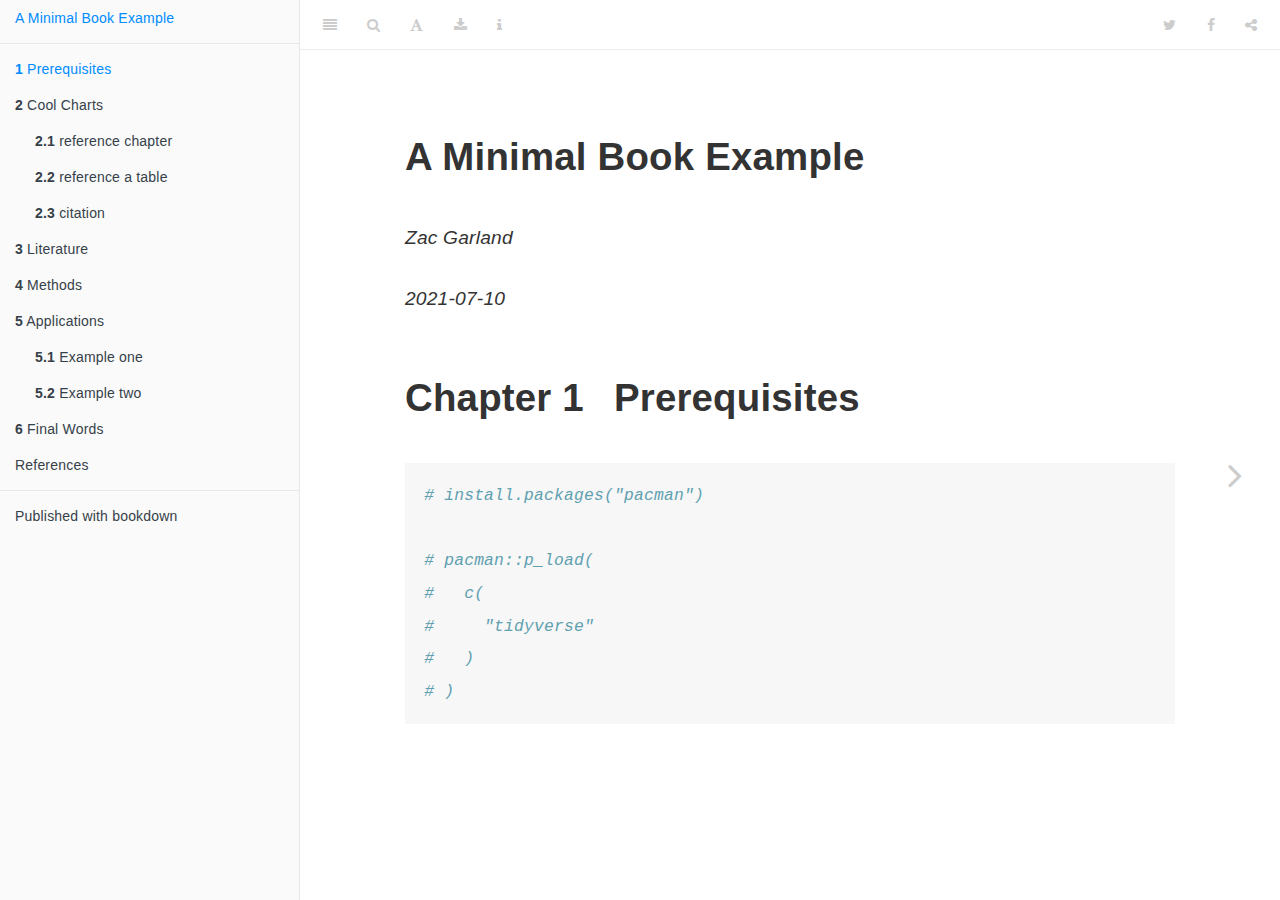
<file: _book/index.html>
<!DOCTYPE html>
<html lang="" xml:lang="">
<head>

  <meta charset="utf-8" />
  <meta http-equiv="X-UA-Compatible" content="IE=edge" />
  <title>A Minimal Book Example</title>
  <meta name="description" content="This is a minimal example of using the bookdown package to write a book. The output format for this example is bookdown::gitbook." />
  <meta name="generator" content="bookdown 0.22 and GitBook 2.6.7" />

  <meta property="og:title" content="A Minimal Book Example" />
  <meta property="og:type" content="book" />
  
  
  <meta property="og:description" content="This is a minimal example of using the bookdown package to write a book. The output format for this example is bookdown::gitbook." />
  

  <meta name="twitter:card" content="summary" />
  <meta name="twitter:title" content="A Minimal Book Example" />
  
  <meta name="twitter:description" content="This is a minimal example of using the bookdown package to write a book. The output format for this example is bookdown::gitbook." />
  

<meta name="author" content="Zac Garland" />


<meta name="date" content="2021-07-10" />

  <meta name="viewport" content="width=device-width, initial-scale=1" />
  <meta name="apple-mobile-web-app-capable" content="yes" />
  <meta name="apple-mobile-web-app-status-bar-style" content="black" />
  
  

<link rel="next" href="charts.html"/>
<script src="libs/jquery-2.2.3/jquery.min.js"></script>
<link href="libs/gitbook-2.6.7/css/style.css" rel="stylesheet" />
<link href="libs/gitbook-2.6.7/css/plugin-table.css" rel="stylesheet" />
<link href="libs/gitbook-2.6.7/css/plugin-bookdown.css" rel="stylesheet" />
<link href="libs/gitbook-2.6.7/css/plugin-highlight.css" rel="stylesheet" />
<link href="libs/gitbook-2.6.7/css/plugin-search.css" rel="stylesheet" />
<link href="libs/gitbook-2.6.7/css/plugin-fontsettings.css" rel="stylesheet" />
<link href="libs/gitbook-2.6.7/css/plugin-clipboard.css" rel="stylesheet" />









<script src="libs/accessible-code-block-0.0.1/empty-anchor.js"></script>
<link href="libs/anchor-sections-1.0.1/anchor-sections.css" rel="stylesheet" />
<script src="libs/anchor-sections-1.0.1/anchor-sections.js"></script>


<style type="text/css">
code.sourceCode > span { display: inline-block; line-height: 1.25; }
code.sourceCode > span { color: inherit; text-decoration: inherit; }
code.sourceCode > span:empty { height: 1.2em; }
.sourceCode { overflow: visible; }
code.sourceCode { white-space: pre; position: relative; }
pre.sourceCode { margin: 0; }
@media screen {
div.sourceCode { overflow: auto; }
}
@media print {
code.sourceCode { white-space: pre-wrap; }
code.sourceCode > span { text-indent: -5em; padding-left: 5em; }
}
pre.numberSource code
  { counter-reset: source-line 0; }
pre.numberSource code > span
  { position: relative; left: -4em; counter-increment: source-line; }
pre.numberSource code > span > a:first-child::before
  { content: counter(source-line);
    position: relative; left: -1em; text-align: right; vertical-align: baseline;
    border: none; display: inline-block;
    -webkit-touch-callout: none; -webkit-user-select: none;
    -khtml-user-select: none; -moz-user-select: none;
    -ms-user-select: none; user-select: none;
    padding: 0 4px; width: 4em;
    color: #aaaaaa;
  }
pre.numberSource { margin-left: 3em; border-left: 1px solid #aaaaaa;  padding-left: 4px; }
div.sourceCode
  {   }
@media screen {
code.sourceCode > span > a:first-child::before { text-decoration: underline; }
}
code span.al { color: #ff0000; font-weight: bold; } /* Alert */
code span.an { color: #60a0b0; font-weight: bold; font-style: italic; } /* Annotation */
code span.at { color: #7d9029; } /* Attribute */
code span.bn { color: #40a070; } /* BaseN */
code span.bu { } /* BuiltIn */
code span.cf { color: #007020; font-weight: bold; } /* ControlFlow */
code span.ch { color: #4070a0; } /* Char */
code span.cn { color: #880000; } /* Constant */
code span.co { color: #60a0b0; font-style: italic; } /* Comment */
code span.cv { color: #60a0b0; font-weight: bold; font-style: italic; } /* CommentVar */
code span.do { color: #ba2121; font-style: italic; } /* Documentation */
code span.dt { color: #902000; } /* DataType */
code span.dv { color: #40a070; } /* DecVal */
code span.er { color: #ff0000; font-weight: bold; } /* Error */
code span.ex { } /* Extension */
code span.fl { color: #40a070; } /* Float */
code span.fu { color: #06287e; } /* Function */
code span.im { } /* Import */
code span.in { color: #60a0b0; font-weight: bold; font-style: italic; } /* Information */
code span.kw { color: #007020; font-weight: bold; } /* Keyword */
code span.op { color: #666666; } /* Operator */
code span.ot { color: #007020; } /* Other */
code span.pp { color: #bc7a00; } /* Preprocessor */
code span.sc { color: #4070a0; } /* SpecialChar */
code span.ss { color: #bb6688; } /* SpecialString */
code span.st { color: #4070a0; } /* String */
code span.va { color: #19177c; } /* Variable */
code span.vs { color: #4070a0; } /* VerbatimString */
code span.wa { color: #60a0b0; font-weight: bold; font-style: italic; } /* Warning */
</style>


<link rel="stylesheet" href="style.css" type="text/css" />
</head>

<body>



  <div class="book without-animation with-summary font-size-2 font-family-1" data-basepath=".">

    <div class="book-summary">
      <nav role="navigation">

<ul class="summary">
<li><a href="./">A Minimal Book Example</a></li>

<li class="divider"></li>
<li class="chapter" data-level="1" data-path="index.html"><a href="index.html"><i class="fa fa-check"></i><b>1</b> Prerequisites</a></li>
<li class="chapter" data-level="2" data-path="charts.html"><a href="charts.html"><i class="fa fa-check"></i><b>2</b> Cool Charts</a><ul>
<li class="chapter" data-level="2.1" data-path="charts.html"><a href="charts.html#reference-chapter"><i class="fa fa-check"></i><b>2.1</b> reference chapter</a></li>
<li class="chapter" data-level="2.2" data-path="charts.html"><a href="charts.html#reference-a-table"><i class="fa fa-check"></i><b>2.2</b> reference a table</a></li>
<li class="chapter" data-level="2.3" data-path="charts.html"><a href="charts.html#citation"><i class="fa fa-check"></i><b>2.3</b> citation</a></li>
</ul></li>
<li class="chapter" data-level="3" data-path="literature.html"><a href="literature.html"><i class="fa fa-check"></i><b>3</b> Literature</a></li>
<li class="chapter" data-level="4" data-path="methods.html"><a href="methods.html"><i class="fa fa-check"></i><b>4</b> Methods</a></li>
<li class="chapter" data-level="5" data-path="applications.html"><a href="applications.html"><i class="fa fa-check"></i><b>5</b> Applications</a><ul>
<li class="chapter" data-level="5.1" data-path="applications.html"><a href="applications.html#example-one"><i class="fa fa-check"></i><b>5.1</b> Example one</a></li>
<li class="chapter" data-level="5.2" data-path="applications.html"><a href="applications.html#example-two"><i class="fa fa-check"></i><b>5.2</b> Example two</a></li>
</ul></li>
<li class="chapter" data-level="6" data-path="final-words.html"><a href="final-words.html"><i class="fa fa-check"></i><b>6</b> Final Words</a></li>
<li class="chapter" data-level="" data-path="references.html"><a href="references.html"><i class="fa fa-check"></i>References</a></li>
<li class="divider"></li>
<li><a href="https://github.com/rstudio/bookdown" target="blank">Published with bookdown</a></li>

</ul>

      </nav>
    </div>

    <div class="book-body">
      <div class="body-inner">
        <div class="book-header" role="navigation">
          <h1>
            <i class="fa fa-circle-o-notch fa-spin"></i><a href="./">A Minimal Book Example</a>
          </h1>
        </div>

        <div class="page-wrapper" tabindex="-1" role="main">
          <div class="page-inner">

            <section class="normal" id="section-">
<div id="header">
<h1 class="title">A Minimal Book Example</h1>
<p class="author"><em>Zac Garland</em></p>
<p class="date" style="margin-top: 1.5em;"><em>2021-07-10</em></p>
</div>
<div id="prerequisites" class="section level1">
<h1><span class="header-section-number">Chapter 1</span> Prerequisites</h1>
<div class="sourceCode" id="cb1"><pre class="sourceCode r"><code class="sourceCode r"><span id="cb1-1"><a href="index.html#cb1-1"></a><span class="co"># install.packages(&quot;pacman&quot;)</span></span>
<span id="cb1-2"><a href="index.html#cb1-2"></a></span>
<span id="cb1-3"><a href="index.html#cb1-3"></a><span class="co"># pacman::p_load(</span></span>
<span id="cb1-4"><a href="index.html#cb1-4"></a><span class="co">#   c(</span></span>
<span id="cb1-5"><a href="index.html#cb1-5"></a><span class="co">#     &quot;tidyverse&quot;</span></span>
<span id="cb1-6"><a href="index.html#cb1-6"></a><span class="co">#   )</span></span>
<span id="cb1-7"><a href="index.html#cb1-7"></a><span class="co"># )</span></span></code></pre></div>

</div>
            </section>

          </div>
        </div>
      </div>

<a href="charts.html" class="navigation navigation-next navigation-unique" aria-label="Next page"><i class="fa fa-angle-right"></i></a>
    </div>
  </div>
<script src="libs/gitbook-2.6.7/js/app.min.js"></script>
<script src="libs/gitbook-2.6.7/js/lunr.js"></script>
<script src="libs/gitbook-2.6.7/js/clipboard.min.js"></script>
<script src="libs/gitbook-2.6.7/js/plugin-search.js"></script>
<script src="libs/gitbook-2.6.7/js/plugin-sharing.js"></script>
<script src="libs/gitbook-2.6.7/js/plugin-fontsettings.js"></script>
<script src="libs/gitbook-2.6.7/js/plugin-bookdown.js"></script>
<script src="libs/gitbook-2.6.7/js/jquery.highlight.js"></script>
<script src="libs/gitbook-2.6.7/js/plugin-clipboard.js"></script>
<script>
gitbook.require(["gitbook"], function(gitbook) {
gitbook.start({
"sharing": {
"github": false,
"facebook": true,
"twitter": true,
"linkedin": false,
"weibo": false,
"instapaper": false,
"vk": false,
"whatsapp": false,
"all": ["facebook", "twitter", "linkedin", "weibo", "instapaper"]
},
"fontsettings": {
"theme": "white",
"family": "sans",
"size": 2
},
"edit": {
"link": null,
"text": null
},
"history": {
"link": null,
"text": null
},
"view": {
"link": null,
"text": null
},
"download": ["bookdown.template.pdf", "bookdown.template.epub"],
"toc": {
"collapse": "subsection"
}
});
});
</script>

</body>

</html>
</file>
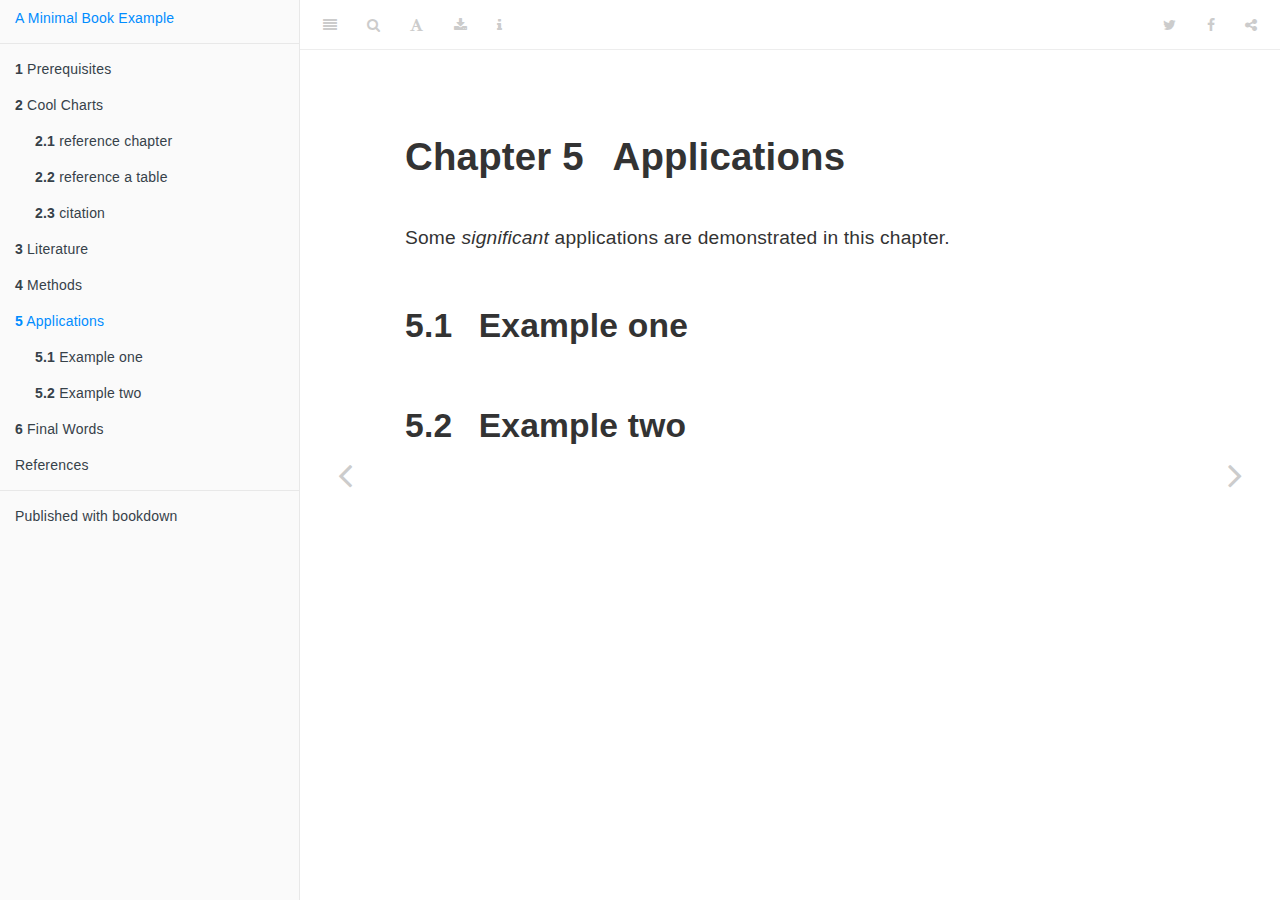
<file: _book/applications.html>
<!DOCTYPE html>
<html lang="" xml:lang="">
<head>

  <meta charset="utf-8" />
  <meta http-equiv="X-UA-Compatible" content="IE=edge" />
  <title>Chapter 5 Applications | A Minimal Book Example</title>
  <meta name="description" content="This is a minimal example of using the bookdown package to write a book. The output format for this example is bookdown::gitbook." />
  <meta name="generator" content="bookdown 0.22 and GitBook 2.6.7" />

  <meta property="og:title" content="Chapter 5 Applications | A Minimal Book Example" />
  <meta property="og:type" content="book" />
  
  
  <meta property="og:description" content="This is a minimal example of using the bookdown package to write a book. The output format for this example is bookdown::gitbook." />
  

  <meta name="twitter:card" content="summary" />
  <meta name="twitter:title" content="Chapter 5 Applications | A Minimal Book Example" />
  
  <meta name="twitter:description" content="This is a minimal example of using the bookdown package to write a book. The output format for this example is bookdown::gitbook." />
  

<meta name="author" content="Zac Garland" />


<meta name="date" content="2021-07-10" />

  <meta name="viewport" content="width=device-width, initial-scale=1" />
  <meta name="apple-mobile-web-app-capable" content="yes" />
  <meta name="apple-mobile-web-app-status-bar-style" content="black" />
  
  
<link rel="prev" href="methods.html"/>
<link rel="next" href="final-words.html"/>
<script src="libs/jquery-3.5.1/jquery.min.js"></script>
<link href="libs/gitbook-2.6.7/css/style.css" rel="stylesheet" />
<link href="libs/gitbook-2.6.7/css/plugin-table.css" rel="stylesheet" />
<link href="libs/gitbook-2.6.7/css/plugin-bookdown.css" rel="stylesheet" />
<link href="libs/gitbook-2.6.7/css/plugin-highlight.css" rel="stylesheet" />
<link href="libs/gitbook-2.6.7/css/plugin-search.css" rel="stylesheet" />
<link href="libs/gitbook-2.6.7/css/plugin-fontsettings.css" rel="stylesheet" />
<link href="libs/gitbook-2.6.7/css/plugin-clipboard.css" rel="stylesheet" />









<script src="libs/accessible-code-block-0.0.1/empty-anchor.js"></script>
<link href="libs/anchor-sections-1.0.1/anchor-sections.css" rel="stylesheet" />
<script src="libs/anchor-sections-1.0.1/anchor-sections.js"></script>
<script src="libs/htmlwidgets-1.5.3/htmlwidgets.js"></script>
<script src="libs/plotly-binding-4.9.4.1/plotly.js"></script>
<script src="libs/typedarray-0.1/typedarray.min.js"></script>
<link href="libs/crosstalk-1.1.1/css/crosstalk.css" rel="stylesheet" />
<script src="libs/crosstalk-1.1.1/js/crosstalk.min.js"></script>
<link href="libs/plotly-htmlwidgets-css-1.57.1/plotly-htmlwidgets.css" rel="stylesheet" />
<script src="libs/plotly-main-1.57.1/plotly-latest.min.js"></script>


<style type="text/css">
code.sourceCode > span { display: inline-block; line-height: 1.25; }
code.sourceCode > span { color: inherit; text-decoration: inherit; }
code.sourceCode > span:empty { height: 1.2em; }
.sourceCode { overflow: visible; }
code.sourceCode { white-space: pre; position: relative; }
pre.sourceCode { margin: 0; }
@media screen {
div.sourceCode { overflow: auto; }
}
@media print {
code.sourceCode { white-space: pre-wrap; }
code.sourceCode > span { text-indent: -5em; padding-left: 5em; }
}
pre.numberSource code
  { counter-reset: source-line 0; }
pre.numberSource code > span
  { position: relative; left: -4em; counter-increment: source-line; }
pre.numberSource code > span > a:first-child::before
  { content: counter(source-line);
    position: relative; left: -1em; text-align: right; vertical-align: baseline;
    border: none; display: inline-block;
    -webkit-touch-callout: none; -webkit-user-select: none;
    -khtml-user-select: none; -moz-user-select: none;
    -ms-user-select: none; user-select: none;
    padding: 0 4px; width: 4em;
    color: #aaaaaa;
  }
pre.numberSource { margin-left: 3em; border-left: 1px solid #aaaaaa;  padding-left: 4px; }
div.sourceCode
  {   }
@media screen {
code.sourceCode > span > a:first-child::before { text-decoration: underline; }
}
code span.al { color: #ff0000; font-weight: bold; } /* Alert */
code span.an { color: #60a0b0; font-weight: bold; font-style: italic; } /* Annotation */
code span.at { color: #7d9029; } /* Attribute */
code span.bn { color: #40a070; } /* BaseN */
code span.bu { } /* BuiltIn */
code span.cf { color: #007020; font-weight: bold; } /* ControlFlow */
code span.ch { color: #4070a0; } /* Char */
code span.cn { color: #880000; } /* Constant */
code span.co { color: #60a0b0; font-style: italic; } /* Comment */
code span.cv { color: #60a0b0; font-weight: bold; font-style: italic; } /* CommentVar */
code span.do { color: #ba2121; font-style: italic; } /* Documentation */
code span.dt { color: #902000; } /* DataType */
code span.dv { color: #40a070; } /* DecVal */
code span.er { color: #ff0000; font-weight: bold; } /* Error */
code span.ex { } /* Extension */
code span.fl { color: #40a070; } /* Float */
code span.fu { color: #06287e; } /* Function */
code span.im { } /* Import */
code span.in { color: #60a0b0; font-weight: bold; font-style: italic; } /* Information */
code span.kw { color: #007020; font-weight: bold; } /* Keyword */
code span.op { color: #666666; } /* Operator */
code span.ot { color: #007020; } /* Other */
code span.pp { color: #bc7a00; } /* Preprocessor */
code span.sc { color: #4070a0; } /* SpecialChar */
code span.ss { color: #bb6688; } /* SpecialString */
code span.st { color: #4070a0; } /* String */
code span.va { color: #19177c; } /* Variable */
code span.vs { color: #4070a0; } /* VerbatimString */
code span.wa { color: #60a0b0; font-weight: bold; font-style: italic; } /* Warning */
</style>


<link rel="stylesheet" href="style.css" type="text/css" />
</head>

<body>



  <div class="book without-animation with-summary font-size-2 font-family-1" data-basepath=".">

    <div class="book-summary">
      <nav role="navigation">

<ul class="summary">
<li><a href="./">A Minimal Book Example</a></li>

<li class="divider"></li>
<li class="chapter" data-level="1" data-path="index.html"><a href="index.html"><i class="fa fa-check"></i><b>1</b> Prerequisites</a></li>
<li class="chapter" data-level="2" data-path="charts.html"><a href="charts.html"><i class="fa fa-check"></i><b>2</b> Cool Charts</a><ul>
<li class="chapter" data-level="2.1" data-path="charts.html"><a href="charts.html#reference-chapter"><i class="fa fa-check"></i><b>2.1</b> reference chapter</a></li>
<li class="chapter" data-level="2.2" data-path="charts.html"><a href="charts.html#reference-a-table"><i class="fa fa-check"></i><b>2.2</b> reference a table</a></li>
<li class="chapter" data-level="2.3" data-path="charts.html"><a href="charts.html#citation"><i class="fa fa-check"></i><b>2.3</b> citation</a></li>
</ul></li>
<li class="chapter" data-level="3" data-path="literature.html"><a href="literature.html"><i class="fa fa-check"></i><b>3</b> Literature</a></li>
<li class="chapter" data-level="4" data-path="methods.html"><a href="methods.html"><i class="fa fa-check"></i><b>4</b> Methods</a></li>
<li class="chapter" data-level="5" data-path="applications.html"><a href="applications.html"><i class="fa fa-check"></i><b>5</b> Applications</a><ul>
<li class="chapter" data-level="5.1" data-path="applications.html"><a href="applications.html#example-one"><i class="fa fa-check"></i><b>5.1</b> Example one</a></li>
<li class="chapter" data-level="5.2" data-path="applications.html"><a href="applications.html#example-two"><i class="fa fa-check"></i><b>5.2</b> Example two</a></li>
</ul></li>
<li class="chapter" data-level="6" data-path="final-words.html"><a href="final-words.html"><i class="fa fa-check"></i><b>6</b> Final Words</a></li>
<li class="chapter" data-level="" data-path="references.html"><a href="references.html"><i class="fa fa-check"></i>References</a></li>
<li class="divider"></li>
<li><a href="https://github.com/rstudio/bookdown" target="blank">Published with bookdown</a></li>

</ul>

      </nav>
    </div>

    <div class="book-body">
      <div class="body-inner">
        <div class="book-header" role="navigation">
          <h1>
            <i class="fa fa-circle-o-notch fa-spin"></i><a href="./">A Minimal Book Example</a>
          </h1>
        </div>

        <div class="page-wrapper" tabindex="-1" role="main">
          <div class="page-inner">

            <section class="normal" id="section-">
<div id="applications" class="section level1">
<h1><span class="header-section-number">Chapter 5</span> Applications</h1>
<p>Some <em>significant</em> applications are demonstrated in this chapter.</p>
<div id="example-one" class="section level2">
<h2><span class="header-section-number">5.1</span> Example one</h2>
</div>
<div id="example-two" class="section level2">
<h2><span class="header-section-number">5.2</span> Example two</h2>

</div>
</div>
            </section>

          </div>
        </div>
      </div>
<a href="methods.html" class="navigation navigation-prev " aria-label="Previous page"><i class="fa fa-angle-left"></i></a>
<a href="final-words.html" class="navigation navigation-next " aria-label="Next page"><i class="fa fa-angle-right"></i></a>
    </div>
  </div>
<script src="libs/gitbook-2.6.7/js/app.min.js"></script>
<script src="libs/gitbook-2.6.7/js/lunr.js"></script>
<script src="libs/gitbook-2.6.7/js/clipboard.min.js"></script>
<script src="libs/gitbook-2.6.7/js/plugin-search.js"></script>
<script src="libs/gitbook-2.6.7/js/plugin-sharing.js"></script>
<script src="libs/gitbook-2.6.7/js/plugin-fontsettings.js"></script>
<script src="libs/gitbook-2.6.7/js/plugin-bookdown.js"></script>
<script src="libs/gitbook-2.6.7/js/jquery.highlight.js"></script>
<script src="libs/gitbook-2.6.7/js/plugin-clipboard.js"></script>
<script>
gitbook.require(["gitbook"], function(gitbook) {
gitbook.start({
"sharing": {
"github": false,
"facebook": true,
"twitter": true,
"linkedin": false,
"weibo": false,
"instapaper": false,
"vk": false,
"whatsapp": false,
"all": ["facebook", "twitter", "linkedin", "weibo", "instapaper"]
},
"fontsettings": {
"theme": "white",
"family": "sans",
"size": 2
},
"edit": {
"link": null,
"text": null
},
"history": {
"link": null,
"text": null
},
"view": {
"link": null,
"text": null
},
"download": ["bookdown.template.pdf", "bookdown.template.epub"],
"toc": {
"collapse": "subsection"
}
});
});
</script>

</body>

</html>
</file>
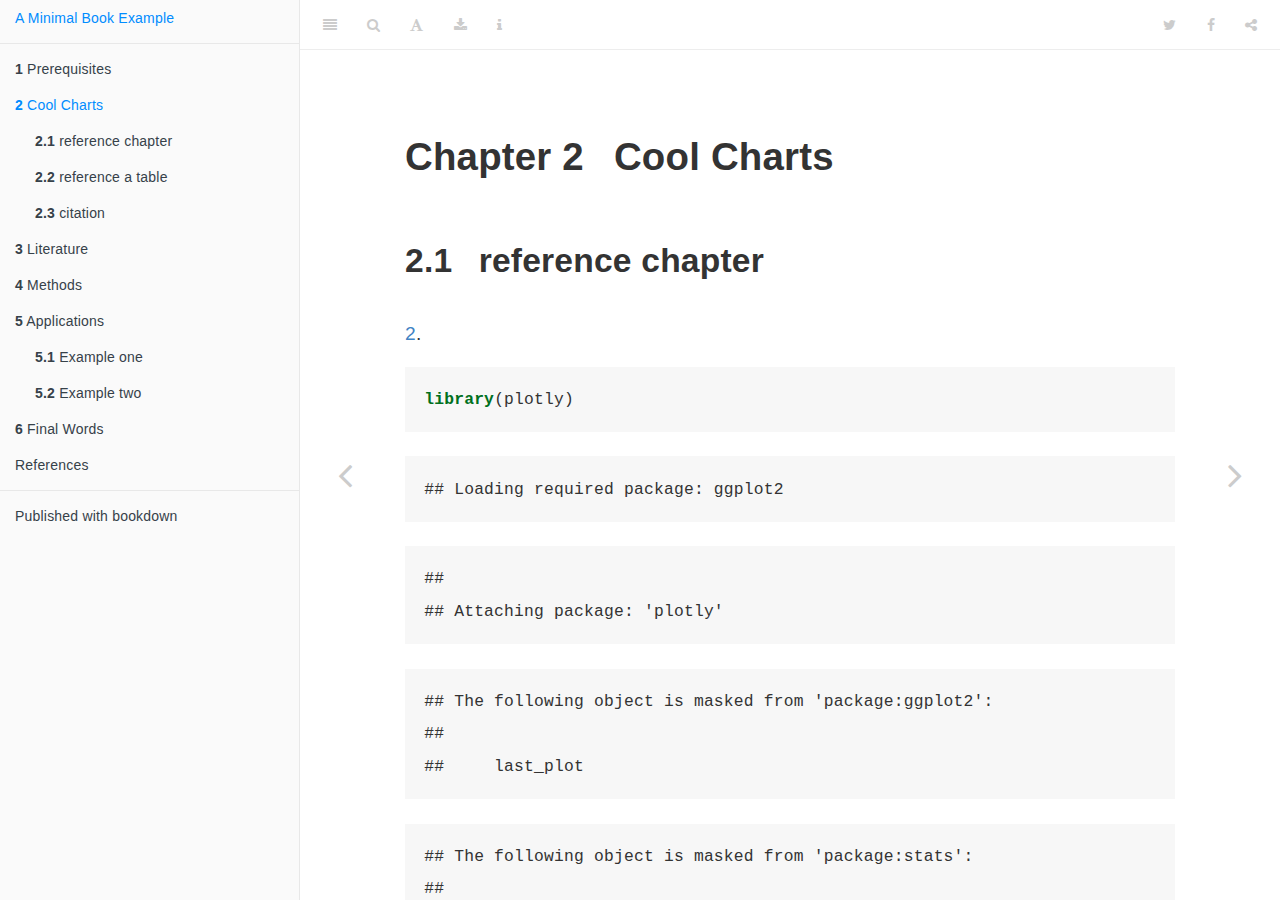
<file: _book/charts.html>
<!DOCTYPE html>
<html lang="" xml:lang="">
<head>

  <meta charset="utf-8" />
  <meta http-equiv="X-UA-Compatible" content="IE=edge" />
  <title>Chapter 2 Cool Charts | A Minimal Book Example</title>
  <meta name="description" content="This is a minimal example of using the bookdown package to write a book. The output format for this example is bookdown::gitbook." />
  <meta name="generator" content="bookdown 0.22 and GitBook 2.6.7" />

  <meta property="og:title" content="Chapter 2 Cool Charts | A Minimal Book Example" />
  <meta property="og:type" content="book" />
  
  
  <meta property="og:description" content="This is a minimal example of using the bookdown package to write a book. The output format for this example is bookdown::gitbook." />
  

  <meta name="twitter:card" content="summary" />
  <meta name="twitter:title" content="Chapter 2 Cool Charts | A Minimal Book Example" />
  
  <meta name="twitter:description" content="This is a minimal example of using the bookdown package to write a book. The output format for this example is bookdown::gitbook." />
  

<meta name="author" content="Zac Garland" />


<meta name="date" content="2021-07-10" />

  <meta name="viewport" content="width=device-width, initial-scale=1" />
  <meta name="apple-mobile-web-app-capable" content="yes" />
  <meta name="apple-mobile-web-app-status-bar-style" content="black" />
  
  
<link rel="prev" href="index.html"/>
<link rel="next" href="literature.html"/>
<script src="libs/jquery-3.5.1/jquery.min.js"></script>
<link href="libs/gitbook-2.6.7/css/style.css" rel="stylesheet" />
<link href="libs/gitbook-2.6.7/css/plugin-table.css" rel="stylesheet" />
<link href="libs/gitbook-2.6.7/css/plugin-bookdown.css" rel="stylesheet" />
<link href="libs/gitbook-2.6.7/css/plugin-highlight.css" rel="stylesheet" />
<link href="libs/gitbook-2.6.7/css/plugin-search.css" rel="stylesheet" />
<link href="libs/gitbook-2.6.7/css/plugin-fontsettings.css" rel="stylesheet" />
<link href="libs/gitbook-2.6.7/css/plugin-clipboard.css" rel="stylesheet" />









<script src="libs/accessible-code-block-0.0.1/empty-anchor.js"></script>
<link href="libs/anchor-sections-1.0.1/anchor-sections.css" rel="stylesheet" />
<script src="libs/anchor-sections-1.0.1/anchor-sections.js"></script>
<script src="libs/htmlwidgets-1.5.3/htmlwidgets.js"></script>
<script src="libs/plotly-binding-4.9.4.1/plotly.js"></script>
<script src="libs/typedarray-0.1/typedarray.min.js"></script>
<link href="libs/crosstalk-1.1.1/css/crosstalk.css" rel="stylesheet" />
<script src="libs/crosstalk-1.1.1/js/crosstalk.min.js"></script>
<link href="libs/plotly-htmlwidgets-css-1.57.1/plotly-htmlwidgets.css" rel="stylesheet" />
<script src="libs/plotly-main-1.57.1/plotly-latest.min.js"></script>


<style type="text/css">
code.sourceCode > span { display: inline-block; line-height: 1.25; }
code.sourceCode > span { color: inherit; text-decoration: inherit; }
code.sourceCode > span:empty { height: 1.2em; }
.sourceCode { overflow: visible; }
code.sourceCode { white-space: pre; position: relative; }
pre.sourceCode { margin: 0; }
@media screen {
div.sourceCode { overflow: auto; }
}
@media print {
code.sourceCode { white-space: pre-wrap; }
code.sourceCode > span { text-indent: -5em; padding-left: 5em; }
}
pre.numberSource code
  { counter-reset: source-line 0; }
pre.numberSource code > span
  { position: relative; left: -4em; counter-increment: source-line; }
pre.numberSource code > span > a:first-child::before
  { content: counter(source-line);
    position: relative; left: -1em; text-align: right; vertical-align: baseline;
    border: none; display: inline-block;
    -webkit-touch-callout: none; -webkit-user-select: none;
    -khtml-user-select: none; -moz-user-select: none;
    -ms-user-select: none; user-select: none;
    padding: 0 4px; width: 4em;
    color: #aaaaaa;
  }
pre.numberSource { margin-left: 3em; border-left: 1px solid #aaaaaa;  padding-left: 4px; }
div.sourceCode
  {   }
@media screen {
code.sourceCode > span > a:first-child::before { text-decoration: underline; }
}
code span.al { color: #ff0000; font-weight: bold; } /* Alert */
code span.an { color: #60a0b0; font-weight: bold; font-style: italic; } /* Annotation */
code span.at { color: #7d9029; } /* Attribute */
code span.bn { color: #40a070; } /* BaseN */
code span.bu { } /* BuiltIn */
code span.cf { color: #007020; font-weight: bold; } /* ControlFlow */
code span.ch { color: #4070a0; } /* Char */
code span.cn { color: #880000; } /* Constant */
code span.co { color: #60a0b0; font-style: italic; } /* Comment */
code span.cv { color: #60a0b0; font-weight: bold; font-style: italic; } /* CommentVar */
code span.do { color: #ba2121; font-style: italic; } /* Documentation */
code span.dt { color: #902000; } /* DataType */
code span.dv { color: #40a070; } /* DecVal */
code span.er { color: #ff0000; font-weight: bold; } /* Error */
code span.ex { } /* Extension */
code span.fl { color: #40a070; } /* Float */
code span.fu { color: #06287e; } /* Function */
code span.im { } /* Import */
code span.in { color: #60a0b0; font-weight: bold; font-style: italic; } /* Information */
code span.kw { color: #007020; font-weight: bold; } /* Keyword */
code span.op { color: #666666; } /* Operator */
code span.ot { color: #007020; } /* Other */
code span.pp { color: #bc7a00; } /* Preprocessor */
code span.sc { color: #4070a0; } /* SpecialChar */
code span.ss { color: #bb6688; } /* SpecialString */
code span.st { color: #4070a0; } /* String */
code span.va { color: #19177c; } /* Variable */
code span.vs { color: #4070a0; } /* VerbatimString */
code span.wa { color: #60a0b0; font-weight: bold; font-style: italic; } /* Warning */
</style>


<link rel="stylesheet" href="style.css" type="text/css" />
</head>

<body>



  <div class="book without-animation with-summary font-size-2 font-family-1" data-basepath=".">

    <div class="book-summary">
      <nav role="navigation">

<ul class="summary">
<li><a href="./">A Minimal Book Example</a></li>

<li class="divider"></li>
<li class="chapter" data-level="1" data-path="index.html"><a href="index.html"><i class="fa fa-check"></i><b>1</b> Prerequisites</a></li>
<li class="chapter" data-level="2" data-path="charts.html"><a href="charts.html"><i class="fa fa-check"></i><b>2</b> Cool Charts</a><ul>
<li class="chapter" data-level="2.1" data-path="charts.html"><a href="charts.html#reference-chapter"><i class="fa fa-check"></i><b>2.1</b> reference chapter</a></li>
<li class="chapter" data-level="2.2" data-path="charts.html"><a href="charts.html#reference-a-table"><i class="fa fa-check"></i><b>2.2</b> reference a table</a></li>
<li class="chapter" data-level="2.3" data-path="charts.html"><a href="charts.html#citation"><i class="fa fa-check"></i><b>2.3</b> citation</a></li>
</ul></li>
<li class="chapter" data-level="3" data-path="literature.html"><a href="literature.html"><i class="fa fa-check"></i><b>3</b> Literature</a></li>
<li class="chapter" data-level="4" data-path="methods.html"><a href="methods.html"><i class="fa fa-check"></i><b>4</b> Methods</a></li>
<li class="chapter" data-level="5" data-path="applications.html"><a href="applications.html"><i class="fa fa-check"></i><b>5</b> Applications</a><ul>
<li class="chapter" data-level="5.1" data-path="applications.html"><a href="applications.html#example-one"><i class="fa fa-check"></i><b>5.1</b> Example one</a></li>
<li class="chapter" data-level="5.2" data-path="applications.html"><a href="applications.html#example-two"><i class="fa fa-check"></i><b>5.2</b> Example two</a></li>
</ul></li>
<li class="chapter" data-level="6" data-path="final-words.html"><a href="final-words.html"><i class="fa fa-check"></i><b>6</b> Final Words</a></li>
<li class="chapter" data-level="" data-path="references.html"><a href="references.html"><i class="fa fa-check"></i>References</a></li>
<li class="divider"></li>
<li><a href="https://github.com/rstudio/bookdown" target="blank">Published with bookdown</a></li>

</ul>

      </nav>
    </div>

    <div class="book-body">
      <div class="body-inner">
        <div class="book-header" role="navigation">
          <h1>
            <i class="fa fa-circle-o-notch fa-spin"></i><a href="./">A Minimal Book Example</a>
          </h1>
        </div>

        <div class="page-wrapper" tabindex="-1" role="main">
          <div class="page-inner">

            <section class="normal" id="section-">
<div id="charts" class="section level1">
<h1><span class="header-section-number">Chapter 2</span> Cool Charts</h1>
<div id="reference-chapter" class="section level2">
<h2><span class="header-section-number">2.1</span> reference chapter</h2>
<p><a href="charts.html#charts">2</a>.</p>
<div class="sourceCode" id="cb9"><pre class="sourceCode r"><code class="sourceCode r"><span id="cb9-1"><a href="charts.html#cb9-1"></a><span class="kw">library</span>(plotly)</span></code></pre></div>
<pre><code>## Loading required package: ggplot2</code></pre>
<pre><code>## 
## Attaching package: &#39;plotly&#39;</code></pre>
<pre><code>## The following object is masked from &#39;package:ggplot2&#39;:
## 
##     last_plot</code></pre>
<pre><code>## The following object is masked from &#39;package:stats&#39;:
## 
##     filter</code></pre>
<pre><code>## The following object is masked from &#39;package:graphics&#39;:
## 
##     layout</code></pre>
<div class="sourceCode" id="cb15"><pre class="sourceCode r"><code class="sourceCode r"><span id="cb15-1"><a href="charts.html#cb15-1"></a><span class="kw">library</span>(tidyverse)</span></code></pre></div>
<pre><code>## Warning: package &#39;tidyverse&#39; was built under R version
## 3.6.3</code></pre>
<pre><code>## -- Attaching packages -------------- tidyverse 1.3.1 --</code></pre>
<pre><code>## v tibble  3.1.2     v dplyr   1.0.7
## v tidyr   1.1.3     v stringr 1.4.0
## v readr   1.4.0     v forcats 0.5.1
## v purrr   0.3.4</code></pre>
<pre><code>## Warning: package &#39;tidyr&#39; was built under R version
## 3.6.3</code></pre>
<pre><code>## Warning: package &#39;readr&#39; was built under R version
## 3.6.3</code></pre>
<pre><code>## Warning: package &#39;purrr&#39; was built under R version
## 3.6.3</code></pre>
<pre><code>## Warning: package &#39;stringr&#39; was built under R version
## 3.6.3</code></pre>
<pre><code>## Warning: package &#39;forcats&#39; was built under R version
## 3.6.3</code></pre>
<pre><code>## -- Conflicts ----------------- tidyverse_conflicts() --
## x dplyr::filter() masks plotly::filter(), stats::filter()
## x dplyr::lag()    masks stats::lag()</code></pre>
<div class="sourceCode" id="cb25"><pre class="sourceCode r"><code class="sourceCode r"><span id="cb25-1"><a href="charts.html#cb25-1"></a>mtcars <span class="op">%&gt;%</span><span class="st"> </span></span>
<span id="cb25-2"><a href="charts.html#cb25-2"></a><span class="st">  </span><span class="kw">plot_ly</span>(</span>
<span id="cb25-3"><a href="charts.html#cb25-3"></a>    <span class="dt">x =</span> <span class="op">~</span>cyl,</span>
<span id="cb25-4"><a href="charts.html#cb25-4"></a>    <span class="dt">y =</span> <span class="op">~</span>mpg</span>
<span id="cb25-5"><a href="charts.html#cb25-5"></a>  ) <span class="op">%&gt;%</span><span class="st"> </span></span>
<span id="cb25-6"><a href="charts.html#cb25-6"></a><span class="st">  </span><span class="kw">add_bars</span>()</span></code></pre></div>
<div id="htmlwidget-4c99ee16aebbb4e1d6fe" style="width:672px;height:480px;" class="plotly html-widget"></div>
<script type="application/json" data-for="htmlwidget-4c99ee16aebbb4e1d6fe">{"x":{"visdat":{"355c6b65715":["function () ","plotlyVisDat"]},"cur_data":"355c6b65715","attrs":{"355c6b65715":{"x":{},"y":{},"alpha_stroke":1,"sizes":[10,100],"spans":[1,20],"type":"bar","inherit":true}},"layout":{"margin":{"b":40,"l":60,"t":25,"r":10},"xaxis":{"domain":[0,1],"automargin":true,"title":"cyl"},"yaxis":{"domain":[0,1],"automargin":true,"title":"mpg"},"hovermode":"closest","showlegend":false},"source":"A","config":{"showSendToCloud":false},"data":[{"x":[6,6,4,6,8,6,8,4,4,6,6,8,8,8,8,8,8,4,4,4,4,8,8,8,8,4,4,4,8,6,8,4],"y":[21,21,22.8,21.4,18.7,18.1,14.3,24.4,22.8,19.2,17.8,16.4,17.3,15.2,10.4,10.4,14.7,32.4,30.4,33.9,21.5,15.5,15.2,13.3,19.2,27.3,26,30.4,15.8,19.7,15,21.4],"type":"bar","marker":{"color":"rgba(31,119,180,1)","line":{"color":"rgba(31,119,180,1)"}},"error_y":{"color":"rgba(31,119,180,1)"},"error_x":{"color":"rgba(31,119,180,1)"},"xaxis":"x","yaxis":"y","frame":null}],"highlight":{"on":"plotly_click","persistent":false,"dynamic":false,"selectize":false,"opacityDim":0.2,"selected":{"opacity":1},"debounce":0},"shinyEvents":["plotly_hover","plotly_click","plotly_selected","plotly_relayout","plotly_brushed","plotly_brushing","plotly_clickannotation","plotly_doubleclick","plotly_deselect","plotly_afterplot","plotly_sunburstclick"],"base_url":"https://plot.ly"},"evals":[],"jsHooks":[]}</script>
</div>
<div id="reference-a-table" class="section level2">
<h2><span class="header-section-number">2.2</span> reference a table</h2>
<p><a href="charts.html#tab:nice-tab">2.1</a>.</p>
<div class="sourceCode" id="cb26"><pre class="sourceCode r"><code class="sourceCode r"><span id="cb26-1"><a href="charts.html#cb26-1"></a>knitr<span class="op">::</span><span class="kw">kable</span>(</span>
<span id="cb26-2"><a href="charts.html#cb26-2"></a>  <span class="kw">head</span>(iris, <span class="dv">20</span>), <span class="dt">caption =</span> <span class="st">&#39;Here is a nice table!&#39;</span>,</span>
<span id="cb26-3"><a href="charts.html#cb26-3"></a>  <span class="dt">booktabs =</span> <span class="ot">TRUE</span></span>
<span id="cb26-4"><a href="charts.html#cb26-4"></a>)</span></code></pre></div>
<table>
<caption><span id="tab:nice-tab">Table 2.1: </span>Here is a nice table!</caption>
<thead>
<tr class="header">
<th align="right">Sepal.Length</th>
<th align="right">Sepal.Width</th>
<th align="right">Petal.Length</th>
<th align="right">Petal.Width</th>
<th align="left">Species</th>
</tr>
</thead>
<tbody>
<tr class="odd">
<td align="right">5.1</td>
<td align="right">3.5</td>
<td align="right">1.4</td>
<td align="right">0.2</td>
<td align="left">setosa</td>
</tr>
<tr class="even">
<td align="right">4.9</td>
<td align="right">3.0</td>
<td align="right">1.4</td>
<td align="right">0.2</td>
<td align="left">setosa</td>
</tr>
<tr class="odd">
<td align="right">4.7</td>
<td align="right">3.2</td>
<td align="right">1.3</td>
<td align="right">0.2</td>
<td align="left">setosa</td>
</tr>
<tr class="even">
<td align="right">4.6</td>
<td align="right">3.1</td>
<td align="right">1.5</td>
<td align="right">0.2</td>
<td align="left">setosa</td>
</tr>
<tr class="odd">
<td align="right">5.0</td>
<td align="right">3.6</td>
<td align="right">1.4</td>
<td align="right">0.2</td>
<td align="left">setosa</td>
</tr>
<tr class="even">
<td align="right">5.4</td>
<td align="right">3.9</td>
<td align="right">1.7</td>
<td align="right">0.4</td>
<td align="left">setosa</td>
</tr>
<tr class="odd">
<td align="right">4.6</td>
<td align="right">3.4</td>
<td align="right">1.4</td>
<td align="right">0.3</td>
<td align="left">setosa</td>
</tr>
<tr class="even">
<td align="right">5.0</td>
<td align="right">3.4</td>
<td align="right">1.5</td>
<td align="right">0.2</td>
<td align="left">setosa</td>
</tr>
<tr class="odd">
<td align="right">4.4</td>
<td align="right">2.9</td>
<td align="right">1.4</td>
<td align="right">0.2</td>
<td align="left">setosa</td>
</tr>
<tr class="even">
<td align="right">4.9</td>
<td align="right">3.1</td>
<td align="right">1.5</td>
<td align="right">0.1</td>
<td align="left">setosa</td>
</tr>
<tr class="odd">
<td align="right">5.4</td>
<td align="right">3.7</td>
<td align="right">1.5</td>
<td align="right">0.2</td>
<td align="left">setosa</td>
</tr>
<tr class="even">
<td align="right">4.8</td>
<td align="right">3.4</td>
<td align="right">1.6</td>
<td align="right">0.2</td>
<td align="left">setosa</td>
</tr>
<tr class="odd">
<td align="right">4.8</td>
<td align="right">3.0</td>
<td align="right">1.4</td>
<td align="right">0.1</td>
<td align="left">setosa</td>
</tr>
<tr class="even">
<td align="right">4.3</td>
<td align="right">3.0</td>
<td align="right">1.1</td>
<td align="right">0.1</td>
<td align="left">setosa</td>
</tr>
<tr class="odd">
<td align="right">5.8</td>
<td align="right">4.0</td>
<td align="right">1.2</td>
<td align="right">0.2</td>
<td align="left">setosa</td>
</tr>
<tr class="even">
<td align="right">5.7</td>
<td align="right">4.4</td>
<td align="right">1.5</td>
<td align="right">0.4</td>
<td align="left">setosa</td>
</tr>
<tr class="odd">
<td align="right">5.4</td>
<td align="right">3.9</td>
<td align="right">1.3</td>
<td align="right">0.4</td>
<td align="left">setosa</td>
</tr>
<tr class="even">
<td align="right">5.1</td>
<td align="right">3.5</td>
<td align="right">1.4</td>
<td align="right">0.3</td>
<td align="left">setosa</td>
</tr>
<tr class="odd">
<td align="right">5.7</td>
<td align="right">3.8</td>
<td align="right">1.7</td>
<td align="right">0.3</td>
<td align="left">setosa</td>
</tr>
<tr class="even">
<td align="right">5.1</td>
<td align="right">3.8</td>
<td align="right">1.5</td>
<td align="right">0.3</td>
<td align="left">setosa</td>
</tr>
</tbody>
</table>
</div>
<div id="citation" class="section level2">
<h2><span class="header-section-number">2.3</span> citation</h2>
<p><span class="citation">(Xie <a href="#ref-R-bookdown" role="doc-biblioref">2021</a>)</span></p>

</div>
</div>
<h3>References</h3>
<div id="refs" class="references">
<div id="ref-R-bookdown">
<p>Xie, Yihui. 2021. <em>Bookdown: Authoring Books and Technical Documents with R Markdown</em>. <a href="https://CRAN.R-project.org/package=bookdown">https://CRAN.R-project.org/package=bookdown</a>.</p>
</div>
</div>
            </section>

          </div>
        </div>
      </div>
<a href="index.html" class="navigation navigation-prev " aria-label="Previous page"><i class="fa fa-angle-left"></i></a>
<a href="literature.html" class="navigation navigation-next " aria-label="Next page"><i class="fa fa-angle-right"></i></a>
    </div>
  </div>
<script src="libs/gitbook-2.6.7/js/app.min.js"></script>
<script src="libs/gitbook-2.6.7/js/lunr.js"></script>
<script src="libs/gitbook-2.6.7/js/clipboard.min.js"></script>
<script src="libs/gitbook-2.6.7/js/plugin-search.js"></script>
<script src="libs/gitbook-2.6.7/js/plugin-sharing.js"></script>
<script src="libs/gitbook-2.6.7/js/plugin-fontsettings.js"></script>
<script src="libs/gitbook-2.6.7/js/plugin-bookdown.js"></script>
<script src="libs/gitbook-2.6.7/js/jquery.highlight.js"></script>
<script src="libs/gitbook-2.6.7/js/plugin-clipboard.js"></script>
<script>
gitbook.require(["gitbook"], function(gitbook) {
gitbook.start({
"sharing": {
"github": false,
"facebook": true,
"twitter": true,
"linkedin": false,
"weibo": false,
"instapaper": false,
"vk": false,
"whatsapp": false,
"all": ["facebook", "twitter", "linkedin", "weibo", "instapaper"]
},
"fontsettings": {
"theme": "white",
"family": "sans",
"size": 2
},
"edit": {
"link": null,
"text": null
},
"history": {
"link": null,
"text": null
},
"view": {
"link": null,
"text": null
},
"download": ["bookdown.template.pdf", "bookdown.template.epub"],
"toc": {
"collapse": "subsection"
}
});
});
</script>

</body>

</html>
</file>
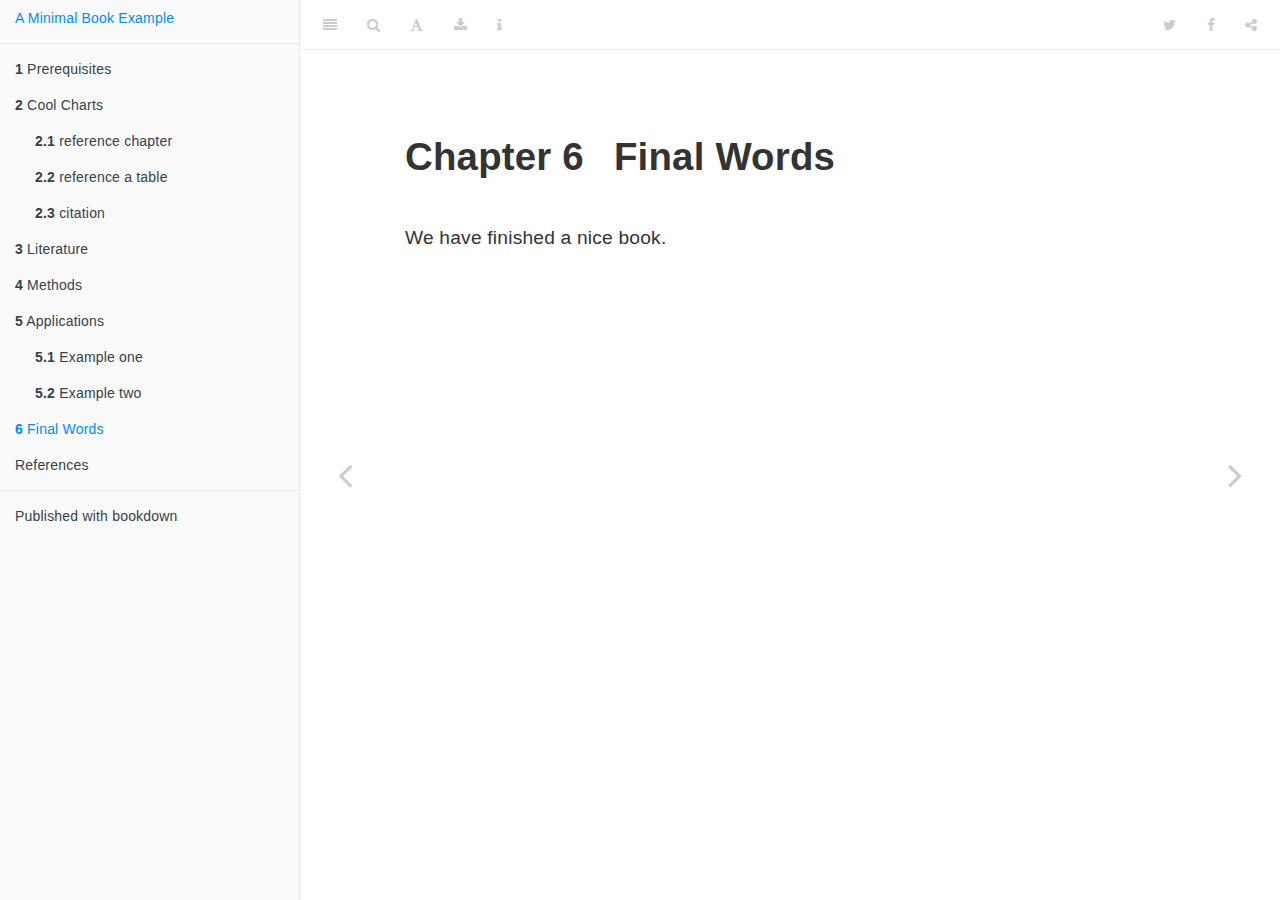
<file: _book/final-words.html>
<!DOCTYPE html>
<html lang="" xml:lang="">
<head>

  <meta charset="utf-8" />
  <meta http-equiv="X-UA-Compatible" content="IE=edge" />
  <title>Chapter 6 Final Words | A Minimal Book Example</title>
  <meta name="description" content="This is a minimal example of using the bookdown package to write a book. The output format for this example is bookdown::gitbook." />
  <meta name="generator" content="bookdown 0.22 and GitBook 2.6.7" />

  <meta property="og:title" content="Chapter 6 Final Words | A Minimal Book Example" />
  <meta property="og:type" content="book" />
  
  
  <meta property="og:description" content="This is a minimal example of using the bookdown package to write a book. The output format for this example is bookdown::gitbook." />
  

  <meta name="twitter:card" content="summary" />
  <meta name="twitter:title" content="Chapter 6 Final Words | A Minimal Book Example" />
  
  <meta name="twitter:description" content="This is a minimal example of using the bookdown package to write a book. The output format for this example is bookdown::gitbook." />
  

<meta name="author" content="Zac Garland" />


<meta name="date" content="2021-07-10" />

  <meta name="viewport" content="width=device-width, initial-scale=1" />
  <meta name="apple-mobile-web-app-capable" content="yes" />
  <meta name="apple-mobile-web-app-status-bar-style" content="black" />
  
  
<link rel="prev" href="applications.html"/>
<link rel="next" href="references.html"/>
<script src="libs/jquery-3.5.1/jquery.min.js"></script>
<link href="libs/gitbook-2.6.7/css/style.css" rel="stylesheet" />
<link href="libs/gitbook-2.6.7/css/plugin-table.css" rel="stylesheet" />
<link href="libs/gitbook-2.6.7/css/plugin-bookdown.css" rel="stylesheet" />
<link href="libs/gitbook-2.6.7/css/plugin-highlight.css" rel="stylesheet" />
<link href="libs/gitbook-2.6.7/css/plugin-search.css" rel="stylesheet" />
<link href="libs/gitbook-2.6.7/css/plugin-fontsettings.css" rel="stylesheet" />
<link href="libs/gitbook-2.6.7/css/plugin-clipboard.css" rel="stylesheet" />









<script src="libs/accessible-code-block-0.0.1/empty-anchor.js"></script>
<link href="libs/anchor-sections-1.0.1/anchor-sections.css" rel="stylesheet" />
<script src="libs/anchor-sections-1.0.1/anchor-sections.js"></script>
<script src="libs/htmlwidgets-1.5.3/htmlwidgets.js"></script>
<script src="libs/plotly-binding-4.9.4.1/plotly.js"></script>
<script src="libs/typedarray-0.1/typedarray.min.js"></script>
<link href="libs/crosstalk-1.1.1/css/crosstalk.css" rel="stylesheet" />
<script src="libs/crosstalk-1.1.1/js/crosstalk.min.js"></script>
<link href="libs/plotly-htmlwidgets-css-1.57.1/plotly-htmlwidgets.css" rel="stylesheet" />
<script src="libs/plotly-main-1.57.1/plotly-latest.min.js"></script>


<style type="text/css">
code.sourceCode > span { display: inline-block; line-height: 1.25; }
code.sourceCode > span { color: inherit; text-decoration: inherit; }
code.sourceCode > span:empty { height: 1.2em; }
.sourceCode { overflow: visible; }
code.sourceCode { white-space: pre; position: relative; }
pre.sourceCode { margin: 0; }
@media screen {
div.sourceCode { overflow: auto; }
}
@media print {
code.sourceCode { white-space: pre-wrap; }
code.sourceCode > span { text-indent: -5em; padding-left: 5em; }
}
pre.numberSource code
  { counter-reset: source-line 0; }
pre.numberSource code > span
  { position: relative; left: -4em; counter-increment: source-line; }
pre.numberSource code > span > a:first-child::before
  { content: counter(source-line);
    position: relative; left: -1em; text-align: right; vertical-align: baseline;
    border: none; display: inline-block;
    -webkit-touch-callout: none; -webkit-user-select: none;
    -khtml-user-select: none; -moz-user-select: none;
    -ms-user-select: none; user-select: none;
    padding: 0 4px; width: 4em;
    color: #aaaaaa;
  }
pre.numberSource { margin-left: 3em; border-left: 1px solid #aaaaaa;  padding-left: 4px; }
div.sourceCode
  {   }
@media screen {
code.sourceCode > span > a:first-child::before { text-decoration: underline; }
}
code span.al { color: #ff0000; font-weight: bold; } /* Alert */
code span.an { color: #60a0b0; font-weight: bold; font-style: italic; } /* Annotation */
code span.at { color: #7d9029; } /* Attribute */
code span.bn { color: #40a070; } /* BaseN */
code span.bu { } /* BuiltIn */
code span.cf { color: #007020; font-weight: bold; } /* ControlFlow */
code span.ch { color: #4070a0; } /* Char */
code span.cn { color: #880000; } /* Constant */
code span.co { color: #60a0b0; font-style: italic; } /* Comment */
code span.cv { color: #60a0b0; font-weight: bold; font-style: italic; } /* CommentVar */
code span.do { color: #ba2121; font-style: italic; } /* Documentation */
code span.dt { color: #902000; } /* DataType */
code span.dv { color: #40a070; } /* DecVal */
code span.er { color: #ff0000; font-weight: bold; } /* Error */
code span.ex { } /* Extension */
code span.fl { color: #40a070; } /* Float */
code span.fu { color: #06287e; } /* Function */
code span.im { } /* Import */
code span.in { color: #60a0b0; font-weight: bold; font-style: italic; } /* Information */
code span.kw { color: #007020; font-weight: bold; } /* Keyword */
code span.op { color: #666666; } /* Operator */
code span.ot { color: #007020; } /* Other */
code span.pp { color: #bc7a00; } /* Preprocessor */
code span.sc { color: #4070a0; } /* SpecialChar */
code span.ss { color: #bb6688; } /* SpecialString */
code span.st { color: #4070a0; } /* String */
code span.va { color: #19177c; } /* Variable */
code span.vs { color: #4070a0; } /* VerbatimString */
code span.wa { color: #60a0b0; font-weight: bold; font-style: italic; } /* Warning */
</style>


<link rel="stylesheet" href="style.css" type="text/css" />
</head>

<body>



  <div class="book without-animation with-summary font-size-2 font-family-1" data-basepath=".">

    <div class="book-summary">
      <nav role="navigation">

<ul class="summary">
<li><a href="./">A Minimal Book Example</a></li>

<li class="divider"></li>
<li class="chapter" data-level="1" data-path="index.html"><a href="index.html"><i class="fa fa-check"></i><b>1</b> Prerequisites</a></li>
<li class="chapter" data-level="2" data-path="charts.html"><a href="charts.html"><i class="fa fa-check"></i><b>2</b> Cool Charts</a><ul>
<li class="chapter" data-level="2.1" data-path="charts.html"><a href="charts.html#reference-chapter"><i class="fa fa-check"></i><b>2.1</b> reference chapter</a></li>
<li class="chapter" data-level="2.2" data-path="charts.html"><a href="charts.html#reference-a-table"><i class="fa fa-check"></i><b>2.2</b> reference a table</a></li>
<li class="chapter" data-level="2.3" data-path="charts.html"><a href="charts.html#citation"><i class="fa fa-check"></i><b>2.3</b> citation</a></li>
</ul></li>
<li class="chapter" data-level="3" data-path="literature.html"><a href="literature.html"><i class="fa fa-check"></i><b>3</b> Literature</a></li>
<li class="chapter" data-level="4" data-path="methods.html"><a href="methods.html"><i class="fa fa-check"></i><b>4</b> Methods</a></li>
<li class="chapter" data-level="5" data-path="applications.html"><a href="applications.html"><i class="fa fa-check"></i><b>5</b> Applications</a><ul>
<li class="chapter" data-level="5.1" data-path="applications.html"><a href="applications.html#example-one"><i class="fa fa-check"></i><b>5.1</b> Example one</a></li>
<li class="chapter" data-level="5.2" data-path="applications.html"><a href="applications.html#example-two"><i class="fa fa-check"></i><b>5.2</b> Example two</a></li>
</ul></li>
<li class="chapter" data-level="6" data-path="final-words.html"><a href="final-words.html"><i class="fa fa-check"></i><b>6</b> Final Words</a></li>
<li class="chapter" data-level="" data-path="references.html"><a href="references.html"><i class="fa fa-check"></i>References</a></li>
<li class="divider"></li>
<li><a href="https://github.com/rstudio/bookdown" target="blank">Published with bookdown</a></li>

</ul>

      </nav>
    </div>

    <div class="book-body">
      <div class="body-inner">
        <div class="book-header" role="navigation">
          <h1>
            <i class="fa fa-circle-o-notch fa-spin"></i><a href="./">A Minimal Book Example</a>
          </h1>
        </div>

        <div class="page-wrapper" tabindex="-1" role="main">
          <div class="page-inner">

            <section class="normal" id="section-">
<div id="final-words" class="section level1">
<h1><span class="header-section-number">Chapter 6</span> Final Words</h1>
<p>We have finished a nice book.</p>

</div>
            </section>

          </div>
        </div>
      </div>
<a href="applications.html" class="navigation navigation-prev " aria-label="Previous page"><i class="fa fa-angle-left"></i></a>
<a href="references.html" class="navigation navigation-next " aria-label="Next page"><i class="fa fa-angle-right"></i></a>
    </div>
  </div>
<script src="libs/gitbook-2.6.7/js/app.min.js"></script>
<script src="libs/gitbook-2.6.7/js/lunr.js"></script>
<script src="libs/gitbook-2.6.7/js/clipboard.min.js"></script>
<script src="libs/gitbook-2.6.7/js/plugin-search.js"></script>
<script src="libs/gitbook-2.6.7/js/plugin-sharing.js"></script>
<script src="libs/gitbook-2.6.7/js/plugin-fontsettings.js"></script>
<script src="libs/gitbook-2.6.7/js/plugin-bookdown.js"></script>
<script src="libs/gitbook-2.6.7/js/jquery.highlight.js"></script>
<script src="libs/gitbook-2.6.7/js/plugin-clipboard.js"></script>
<script>
gitbook.require(["gitbook"], function(gitbook) {
gitbook.start({
"sharing": {
"github": false,
"facebook": true,
"twitter": true,
"linkedin": false,
"weibo": false,
"instapaper": false,
"vk": false,
"whatsapp": false,
"all": ["facebook", "twitter", "linkedin", "weibo", "instapaper"]
},
"fontsettings": {
"theme": "white",
"family": "sans",
"size": 2
},
"edit": {
"link": null,
"text": null
},
"history": {
"link": null,
"text": null
},
"view": {
"link": null,
"text": null
},
"download": ["bookdown.template.pdf", "bookdown.template.epub"],
"toc": {
"collapse": "subsection"
}
});
});
</script>

</body>

</html>
</file>
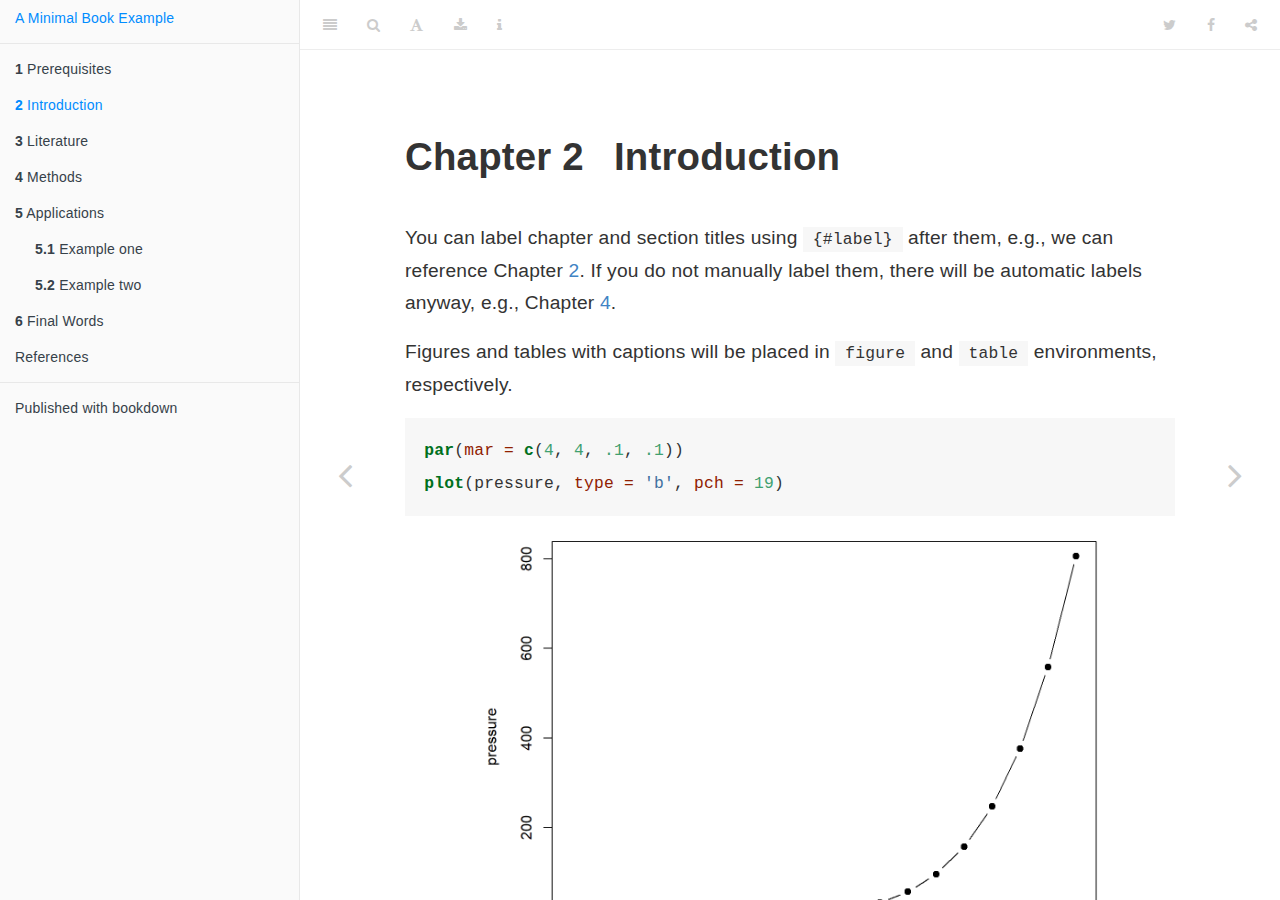
<file: _book/intro.html>
<!DOCTYPE html>
<html lang="" xml:lang="">
<head>

  <meta charset="utf-8" />
  <meta http-equiv="X-UA-Compatible" content="IE=edge" />
  <title>Chapter 2 Introduction | A Minimal Book Example</title>
  <meta name="description" content="This is a minimal example of using the bookdown package to write a book. The output format for this example is bookdown::gitbook." />
  <meta name="generator" content="bookdown 0.22 and GitBook 2.6.7" />

  <meta property="og:title" content="Chapter 2 Introduction | A Minimal Book Example" />
  <meta property="og:type" content="book" />
  
  
  <meta property="og:description" content="This is a minimal example of using the bookdown package to write a book. The output format for this example is bookdown::gitbook." />
  

  <meta name="twitter:card" content="summary" />
  <meta name="twitter:title" content="Chapter 2 Introduction | A Minimal Book Example" />
  
  <meta name="twitter:description" content="This is a minimal example of using the bookdown package to write a book. The output format for this example is bookdown::gitbook." />
  

<meta name="author" content="Yihui Xie" />


<meta name="date" content="2021-07-10" />

  <meta name="viewport" content="width=device-width, initial-scale=1" />
  <meta name="apple-mobile-web-app-capable" content="yes" />
  <meta name="apple-mobile-web-app-status-bar-style" content="black" />
  
  
<link rel="prev" href="index.html"/>
<link rel="next" href="literature.html"/>
<script src="libs/jquery-2.2.3/jquery.min.js"></script>
<link href="libs/gitbook-2.6.7/css/style.css" rel="stylesheet" />
<link href="libs/gitbook-2.6.7/css/plugin-table.css" rel="stylesheet" />
<link href="libs/gitbook-2.6.7/css/plugin-bookdown.css" rel="stylesheet" />
<link href="libs/gitbook-2.6.7/css/plugin-highlight.css" rel="stylesheet" />
<link href="libs/gitbook-2.6.7/css/plugin-search.css" rel="stylesheet" />
<link href="libs/gitbook-2.6.7/css/plugin-fontsettings.css" rel="stylesheet" />
<link href="libs/gitbook-2.6.7/css/plugin-clipboard.css" rel="stylesheet" />









<script src="libs/accessible-code-block-0.0.1/empty-anchor.js"></script>
<link href="libs/anchor-sections-1.0.1/anchor-sections.css" rel="stylesheet" />
<script src="libs/anchor-sections-1.0.1/anchor-sections.js"></script>


<style type="text/css">
code.sourceCode > span { display: inline-block; line-height: 1.25; }
code.sourceCode > span { color: inherit; text-decoration: inherit; }
code.sourceCode > span:empty { height: 1.2em; }
.sourceCode { overflow: visible; }
code.sourceCode { white-space: pre; position: relative; }
pre.sourceCode { margin: 0; }
@media screen {
div.sourceCode { overflow: auto; }
}
@media print {
code.sourceCode { white-space: pre-wrap; }
code.sourceCode > span { text-indent: -5em; padding-left: 5em; }
}
pre.numberSource code
  { counter-reset: source-line 0; }
pre.numberSource code > span
  { position: relative; left: -4em; counter-increment: source-line; }
pre.numberSource code > span > a:first-child::before
  { content: counter(source-line);
    position: relative; left: -1em; text-align: right; vertical-align: baseline;
    border: none; display: inline-block;
    -webkit-touch-callout: none; -webkit-user-select: none;
    -khtml-user-select: none; -moz-user-select: none;
    -ms-user-select: none; user-select: none;
    padding: 0 4px; width: 4em;
    color: #aaaaaa;
  }
pre.numberSource { margin-left: 3em; border-left: 1px solid #aaaaaa;  padding-left: 4px; }
div.sourceCode
  {   }
@media screen {
code.sourceCode > span > a:first-child::before { text-decoration: underline; }
}
code span.al { color: #ff0000; font-weight: bold; } /* Alert */
code span.an { color: #60a0b0; font-weight: bold; font-style: italic; } /* Annotation */
code span.at { color: #7d9029; } /* Attribute */
code span.bn { color: #40a070; } /* BaseN */
code span.bu { } /* BuiltIn */
code span.cf { color: #007020; font-weight: bold; } /* ControlFlow */
code span.ch { color: #4070a0; } /* Char */
code span.cn { color: #880000; } /* Constant */
code span.co { color: #60a0b0; font-style: italic; } /* Comment */
code span.cv { color: #60a0b0; font-weight: bold; font-style: italic; } /* CommentVar */
code span.do { color: #ba2121; font-style: italic; } /* Documentation */
code span.dt { color: #902000; } /* DataType */
code span.dv { color: #40a070; } /* DecVal */
code span.er { color: #ff0000; font-weight: bold; } /* Error */
code span.ex { } /* Extension */
code span.fl { color: #40a070; } /* Float */
code span.fu { color: #06287e; } /* Function */
code span.im { } /* Import */
code span.in { color: #60a0b0; font-weight: bold; font-style: italic; } /* Information */
code span.kw { color: #007020; font-weight: bold; } /* Keyword */
code span.op { color: #666666; } /* Operator */
code span.ot { color: #007020; } /* Other */
code span.pp { color: #bc7a00; } /* Preprocessor */
code span.sc { color: #4070a0; } /* SpecialChar */
code span.ss { color: #bb6688; } /* SpecialString */
code span.st { color: #4070a0; } /* String */
code span.va { color: #19177c; } /* Variable */
code span.vs { color: #4070a0; } /* VerbatimString */
code span.wa { color: #60a0b0; font-weight: bold; font-style: italic; } /* Warning */
</style>


<link rel="stylesheet" href="style.css" type="text/css" />
</head>

<body>



  <div class="book without-animation with-summary font-size-2 font-family-1" data-basepath=".">

    <div class="book-summary">
      <nav role="navigation">

<ul class="summary">
<li><a href="./">A Minimal Book Example</a></li>

<li class="divider"></li>
<li class="chapter" data-level="1" data-path="index.html"><a href="index.html"><i class="fa fa-check"></i><b>1</b> Prerequisites</a></li>
<li class="chapter" data-level="2" data-path="intro.html"><a href="intro.html"><i class="fa fa-check"></i><b>2</b> Introduction</a></li>
<li class="chapter" data-level="3" data-path="literature.html"><a href="literature.html"><i class="fa fa-check"></i><b>3</b> Literature</a></li>
<li class="chapter" data-level="4" data-path="methods.html"><a href="methods.html"><i class="fa fa-check"></i><b>4</b> Methods</a></li>
<li class="chapter" data-level="5" data-path="applications.html"><a href="applications.html"><i class="fa fa-check"></i><b>5</b> Applications</a><ul>
<li class="chapter" data-level="5.1" data-path="applications.html"><a href="applications.html#example-one"><i class="fa fa-check"></i><b>5.1</b> Example one</a></li>
<li class="chapter" data-level="5.2" data-path="applications.html"><a href="applications.html#example-two"><i class="fa fa-check"></i><b>5.2</b> Example two</a></li>
</ul></li>
<li class="chapter" data-level="6" data-path="final-words.html"><a href="final-words.html"><i class="fa fa-check"></i><b>6</b> Final Words</a></li>
<li class="chapter" data-level="" data-path="references.html"><a href="references.html"><i class="fa fa-check"></i>References</a></li>
<li class="divider"></li>
<li><a href="https://github.com/rstudio/bookdown" target="blank">Published with bookdown</a></li>

</ul>

      </nav>
    </div>

    <div class="book-body">
      <div class="body-inner">
        <div class="book-header" role="navigation">
          <h1>
            <i class="fa fa-circle-o-notch fa-spin"></i><a href="./">A Minimal Book Example</a>
          </h1>
        </div>

        <div class="page-wrapper" tabindex="-1" role="main">
          <div class="page-inner">

            <section class="normal" id="section-">
<div id="intro" class="section level1">
<h1><span class="header-section-number">Chapter 2</span> Introduction</h1>
<p>You can label chapter and section titles using <code>{#label}</code> after them, e.g., we can reference Chapter <a href="intro.html#intro">2</a>. If you do not manually label them, there will be automatic labels anyway, e.g., Chapter <a href="methods.html#methods">4</a>.</p>
<p>Figures and tables with captions will be placed in <code>figure</code> and <code>table</code> environments, respectively.</p>
<div class="sourceCode" id="cb2"><pre class="sourceCode r"><code class="sourceCode r"><span id="cb2-1"><a href="intro.html#cb2-1"></a><span class="kw">par</span>(<span class="dt">mar =</span> <span class="kw">c</span>(<span class="dv">4</span>, <span class="dv">4</span>, <span class="fl">.1</span>, <span class="fl">.1</span>))</span>
<span id="cb2-2"><a href="intro.html#cb2-2"></a><span class="kw">plot</span>(pressure, <span class="dt">type =</span> <span class="st">&#39;b&#39;</span>, <span class="dt">pch =</span> <span class="dv">19</span>)</span></code></pre></div>
<div class="figure" style="text-align: center"><span id="fig:nice-fig"></span>
<img src="bookdown.template_files/figure-html/nice-fig-1.png" alt="Here is a nice figure!" width="80%" />
<p class="caption">
Figure 2.1: Here is a nice figure!
</p>
</div>
<p>Reference a figure by its code chunk label with the <code>fig:</code> prefix, e.g., see Figure <a href="intro.html#fig:nice-fig">2.1</a>. Similarly, you can reference tables generated from <code>knitr::kable()</code>, e.g., see Table <a href="intro.html#tab:nice-tab">2.1</a>.</p>
<div class="sourceCode" id="cb3"><pre class="sourceCode r"><code class="sourceCode r"><span id="cb3-1"><a href="intro.html#cb3-1"></a>knitr<span class="op">::</span><span class="kw">kable</span>(</span>
<span id="cb3-2"><a href="intro.html#cb3-2"></a>  <span class="kw">head</span>(iris, <span class="dv">20</span>), <span class="dt">caption =</span> <span class="st">&#39;Here is a nice table!&#39;</span>,</span>
<span id="cb3-3"><a href="intro.html#cb3-3"></a>  <span class="dt">booktabs =</span> <span class="ot">TRUE</span></span>
<span id="cb3-4"><a href="intro.html#cb3-4"></a>)</span></code></pre></div>
<table>
<caption><span id="tab:nice-tab">Table 2.1: </span>Here is a nice table!</caption>
<thead>
<tr class="header">
<th align="right">Sepal.Length</th>
<th align="right">Sepal.Width</th>
<th align="right">Petal.Length</th>
<th align="right">Petal.Width</th>
<th align="left">Species</th>
</tr>
</thead>
<tbody>
<tr class="odd">
<td align="right">5.1</td>
<td align="right">3.5</td>
<td align="right">1.4</td>
<td align="right">0.2</td>
<td align="left">setosa</td>
</tr>
<tr class="even">
<td align="right">4.9</td>
<td align="right">3.0</td>
<td align="right">1.4</td>
<td align="right">0.2</td>
<td align="left">setosa</td>
</tr>
<tr class="odd">
<td align="right">4.7</td>
<td align="right">3.2</td>
<td align="right">1.3</td>
<td align="right">0.2</td>
<td align="left">setosa</td>
</tr>
<tr class="even">
<td align="right">4.6</td>
<td align="right">3.1</td>
<td align="right">1.5</td>
<td align="right">0.2</td>
<td align="left">setosa</td>
</tr>
<tr class="odd">
<td align="right">5.0</td>
<td align="right">3.6</td>
<td align="right">1.4</td>
<td align="right">0.2</td>
<td align="left">setosa</td>
</tr>
<tr class="even">
<td align="right">5.4</td>
<td align="right">3.9</td>
<td align="right">1.7</td>
<td align="right">0.4</td>
<td align="left">setosa</td>
</tr>
<tr class="odd">
<td align="right">4.6</td>
<td align="right">3.4</td>
<td align="right">1.4</td>
<td align="right">0.3</td>
<td align="left">setosa</td>
</tr>
<tr class="even">
<td align="right">5.0</td>
<td align="right">3.4</td>
<td align="right">1.5</td>
<td align="right">0.2</td>
<td align="left">setosa</td>
</tr>
<tr class="odd">
<td align="right">4.4</td>
<td align="right">2.9</td>
<td align="right">1.4</td>
<td align="right">0.2</td>
<td align="left">setosa</td>
</tr>
<tr class="even">
<td align="right">4.9</td>
<td align="right">3.1</td>
<td align="right">1.5</td>
<td align="right">0.1</td>
<td align="left">setosa</td>
</tr>
<tr class="odd">
<td align="right">5.4</td>
<td align="right">3.7</td>
<td align="right">1.5</td>
<td align="right">0.2</td>
<td align="left">setosa</td>
</tr>
<tr class="even">
<td align="right">4.8</td>
<td align="right">3.4</td>
<td align="right">1.6</td>
<td align="right">0.2</td>
<td align="left">setosa</td>
</tr>
<tr class="odd">
<td align="right">4.8</td>
<td align="right">3.0</td>
<td align="right">1.4</td>
<td align="right">0.1</td>
<td align="left">setosa</td>
</tr>
<tr class="even">
<td align="right">4.3</td>
<td align="right">3.0</td>
<td align="right">1.1</td>
<td align="right">0.1</td>
<td align="left">setosa</td>
</tr>
<tr class="odd">
<td align="right">5.8</td>
<td align="right">4.0</td>
<td align="right">1.2</td>
<td align="right">0.2</td>
<td align="left">setosa</td>
</tr>
<tr class="even">
<td align="right">5.7</td>
<td align="right">4.4</td>
<td align="right">1.5</td>
<td align="right">0.4</td>
<td align="left">setosa</td>
</tr>
<tr class="odd">
<td align="right">5.4</td>
<td align="right">3.9</td>
<td align="right">1.3</td>
<td align="right">0.4</td>
<td align="left">setosa</td>
</tr>
<tr class="even">
<td align="right">5.1</td>
<td align="right">3.5</td>
<td align="right">1.4</td>
<td align="right">0.3</td>
<td align="left">setosa</td>
</tr>
<tr class="odd">
<td align="right">5.7</td>
<td align="right">3.8</td>
<td align="right">1.7</td>
<td align="right">0.3</td>
<td align="left">setosa</td>
</tr>
<tr class="even">
<td align="right">5.1</td>
<td align="right">3.8</td>
<td align="right">1.5</td>
<td align="right">0.3</td>
<td align="left">setosa</td>
</tr>
</tbody>
</table>
<p>You can write citations, too. For example, we are using the <strong>bookdown</strong> package <span class="citation">(Xie <a href="#ref-R-bookdown" role="doc-biblioref">2021</a>)</span> in this sample book, which was built on top of R Markdown and <strong>knitr</strong> <span class="citation">(Xie <a href="#ref-xie2015" role="doc-biblioref">2015</a>)</span>.</p>

</div>
<h3>References</h3>
<div id="refs" class="references">
<div id="ref-xie2015">
<p>Xie, Yihui. 2015. <em>Dynamic Documents with R and Knitr</em>. 2nd ed. Boca Raton, Florida: Chapman; Hall/CRC. <a href="http://yihui.org/knitr/">http://yihui.org/knitr/</a>.</p>
</div>
<div id="ref-R-bookdown">
<p>Xie, Yihui. 2021. <em>Bookdown: Authoring Books and Technical Documents with R Markdown</em>. <a href="https://CRAN.R-project.org/package=bookdown">https://CRAN.R-project.org/package=bookdown</a>.</p>
</div>
</div>
            </section>

          </div>
        </div>
      </div>
<a href="index.html" class="navigation navigation-prev " aria-label="Previous page"><i class="fa fa-angle-left"></i></a>
<a href="literature.html" class="navigation navigation-next " aria-label="Next page"><i class="fa fa-angle-right"></i></a>
    </div>
  </div>
<script src="libs/gitbook-2.6.7/js/app.min.js"></script>
<script src="libs/gitbook-2.6.7/js/lunr.js"></script>
<script src="libs/gitbook-2.6.7/js/clipboard.min.js"></script>
<script src="libs/gitbook-2.6.7/js/plugin-search.js"></script>
<script src="libs/gitbook-2.6.7/js/plugin-sharing.js"></script>
<script src="libs/gitbook-2.6.7/js/plugin-fontsettings.js"></script>
<script src="libs/gitbook-2.6.7/js/plugin-bookdown.js"></script>
<script src="libs/gitbook-2.6.7/js/jquery.highlight.js"></script>
<script src="libs/gitbook-2.6.7/js/plugin-clipboard.js"></script>
<script>
gitbook.require(["gitbook"], function(gitbook) {
gitbook.start({
"sharing": {
"github": false,
"facebook": true,
"twitter": true,
"linkedin": false,
"weibo": false,
"instapaper": false,
"vk": false,
"whatsapp": false,
"all": ["facebook", "twitter", "linkedin", "weibo", "instapaper"]
},
"fontsettings": {
"theme": "white",
"family": "sans",
"size": 2
},
"edit": {
"link": null,
"text": null
},
"history": {
"link": null,
"text": null
},
"view": {
"link": null,
"text": null
},
"download": ["bookdown.template.pdf", "bookdown.template.epub"],
"toc": {
"collapse": "subsection"
}
});
});
</script>

<!-- dynamically load mathjax for compatibility with self-contained -->
<script>
  (function () {
    var script = document.createElement("script");
    script.type = "text/javascript";
    var src = "true";
    if (src === "" || src === "true") src = "https://mathjax.rstudio.com/latest/MathJax.js?config=TeX-MML-AM_CHTML";
    if (location.protocol !== "file:")
      if (/^https?:/.test(src))
        src = src.replace(/^https?:/, '');
    script.src = src;
    document.getElementsByTagName("head")[0].appendChild(script);
  })();
</script>
</body>

</html>
</file>
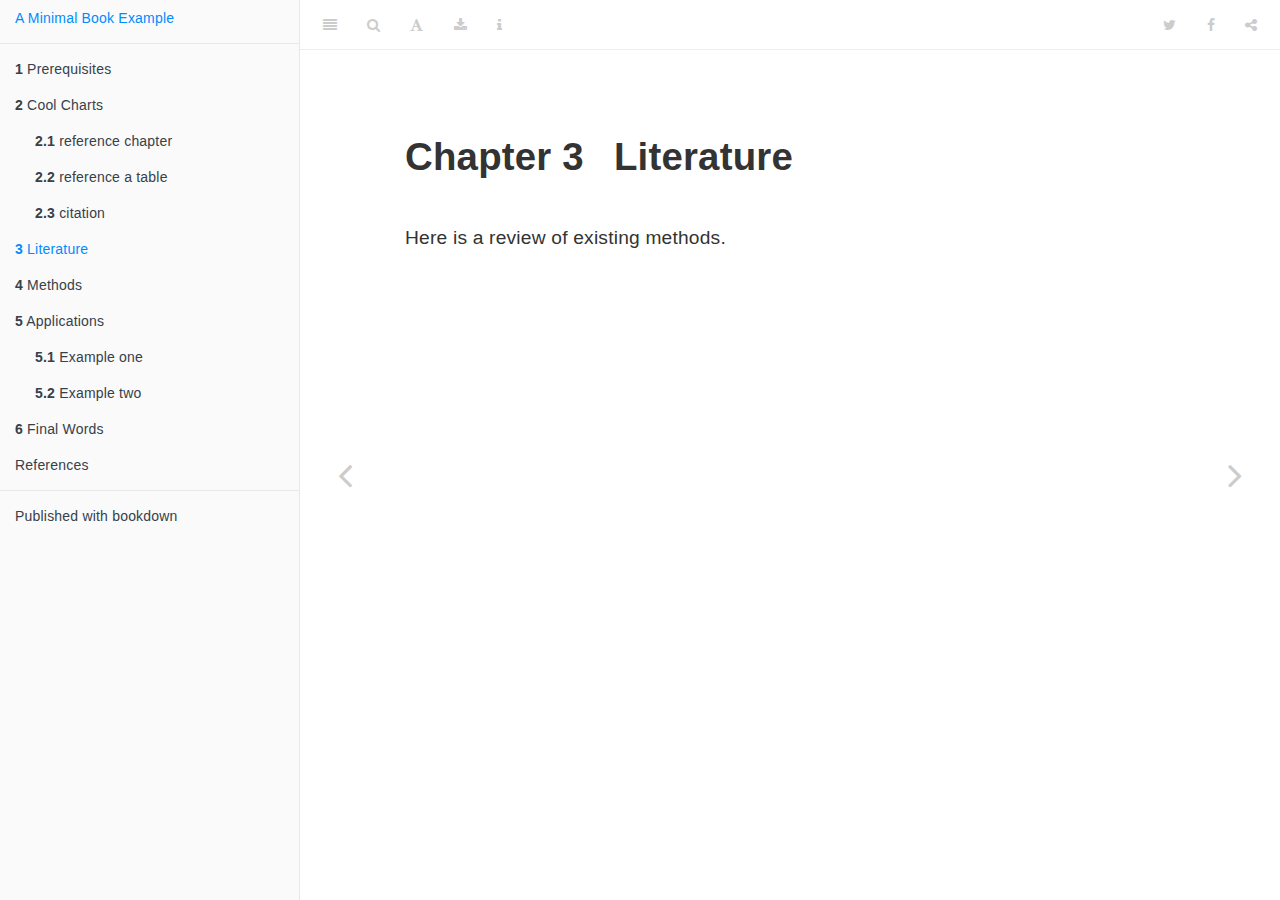
<file: _book/literature.html>
<!DOCTYPE html>
<html lang="" xml:lang="">
<head>

  <meta charset="utf-8" />
  <meta http-equiv="X-UA-Compatible" content="IE=edge" />
  <title>Chapter 3 Literature | A Minimal Book Example</title>
  <meta name="description" content="This is a minimal example of using the bookdown package to write a book. The output format for this example is bookdown::gitbook." />
  <meta name="generator" content="bookdown 0.22 and GitBook 2.6.7" />

  <meta property="og:title" content="Chapter 3 Literature | A Minimal Book Example" />
  <meta property="og:type" content="book" />
  
  
  <meta property="og:description" content="This is a minimal example of using the bookdown package to write a book. The output format for this example is bookdown::gitbook." />
  

  <meta name="twitter:card" content="summary" />
  <meta name="twitter:title" content="Chapter 3 Literature | A Minimal Book Example" />
  
  <meta name="twitter:description" content="This is a minimal example of using the bookdown package to write a book. The output format for this example is bookdown::gitbook." />
  

<meta name="author" content="Zac Garland" />


<meta name="date" content="2021-07-10" />

  <meta name="viewport" content="width=device-width, initial-scale=1" />
  <meta name="apple-mobile-web-app-capable" content="yes" />
  <meta name="apple-mobile-web-app-status-bar-style" content="black" />
  
  
<link rel="prev" href="charts.html"/>
<link rel="next" href="methods.html"/>
<script src="libs/jquery-3.5.1/jquery.min.js"></script>
<link href="libs/gitbook-2.6.7/css/style.css" rel="stylesheet" />
<link href="libs/gitbook-2.6.7/css/plugin-table.css" rel="stylesheet" />
<link href="libs/gitbook-2.6.7/css/plugin-bookdown.css" rel="stylesheet" />
<link href="libs/gitbook-2.6.7/css/plugin-highlight.css" rel="stylesheet" />
<link href="libs/gitbook-2.6.7/css/plugin-search.css" rel="stylesheet" />
<link href="libs/gitbook-2.6.7/css/plugin-fontsettings.css" rel="stylesheet" />
<link href="libs/gitbook-2.6.7/css/plugin-clipboard.css" rel="stylesheet" />









<script src="libs/accessible-code-block-0.0.1/empty-anchor.js"></script>
<link href="libs/anchor-sections-1.0.1/anchor-sections.css" rel="stylesheet" />
<script src="libs/anchor-sections-1.0.1/anchor-sections.js"></script>
<script src="libs/htmlwidgets-1.5.3/htmlwidgets.js"></script>
<script src="libs/plotly-binding-4.9.4.1/plotly.js"></script>
<script src="libs/typedarray-0.1/typedarray.min.js"></script>
<link href="libs/crosstalk-1.1.1/css/crosstalk.css" rel="stylesheet" />
<script src="libs/crosstalk-1.1.1/js/crosstalk.min.js"></script>
<link href="libs/plotly-htmlwidgets-css-1.57.1/plotly-htmlwidgets.css" rel="stylesheet" />
<script src="libs/plotly-main-1.57.1/plotly-latest.min.js"></script>


<style type="text/css">
code.sourceCode > span { display: inline-block; line-height: 1.25; }
code.sourceCode > span { color: inherit; text-decoration: inherit; }
code.sourceCode > span:empty { height: 1.2em; }
.sourceCode { overflow: visible; }
code.sourceCode { white-space: pre; position: relative; }
pre.sourceCode { margin: 0; }
@media screen {
div.sourceCode { overflow: auto; }
}
@media print {
code.sourceCode { white-space: pre-wrap; }
code.sourceCode > span { text-indent: -5em; padding-left: 5em; }
}
pre.numberSource code
  { counter-reset: source-line 0; }
pre.numberSource code > span
  { position: relative; left: -4em; counter-increment: source-line; }
pre.numberSource code > span > a:first-child::before
  { content: counter(source-line);
    position: relative; left: -1em; text-align: right; vertical-align: baseline;
    border: none; display: inline-block;
    -webkit-touch-callout: none; -webkit-user-select: none;
    -khtml-user-select: none; -moz-user-select: none;
    -ms-user-select: none; user-select: none;
    padding: 0 4px; width: 4em;
    color: #aaaaaa;
  }
pre.numberSource { margin-left: 3em; border-left: 1px solid #aaaaaa;  padding-left: 4px; }
div.sourceCode
  {   }
@media screen {
code.sourceCode > span > a:first-child::before { text-decoration: underline; }
}
code span.al { color: #ff0000; font-weight: bold; } /* Alert */
code span.an { color: #60a0b0; font-weight: bold; font-style: italic; } /* Annotation */
code span.at { color: #7d9029; } /* Attribute */
code span.bn { color: #40a070; } /* BaseN */
code span.bu { } /* BuiltIn */
code span.cf { color: #007020; font-weight: bold; } /* ControlFlow */
code span.ch { color: #4070a0; } /* Char */
code span.cn { color: #880000; } /* Constant */
code span.co { color: #60a0b0; font-style: italic; } /* Comment */
code span.cv { color: #60a0b0; font-weight: bold; font-style: italic; } /* CommentVar */
code span.do { color: #ba2121; font-style: italic; } /* Documentation */
code span.dt { color: #902000; } /* DataType */
code span.dv { color: #40a070; } /* DecVal */
code span.er { color: #ff0000; font-weight: bold; } /* Error */
code span.ex { } /* Extension */
code span.fl { color: #40a070; } /* Float */
code span.fu { color: #06287e; } /* Function */
code span.im { } /* Import */
code span.in { color: #60a0b0; font-weight: bold; font-style: italic; } /* Information */
code span.kw { color: #007020; font-weight: bold; } /* Keyword */
code span.op { color: #666666; } /* Operator */
code span.ot { color: #007020; } /* Other */
code span.pp { color: #bc7a00; } /* Preprocessor */
code span.sc { color: #4070a0; } /* SpecialChar */
code span.ss { color: #bb6688; } /* SpecialString */
code span.st { color: #4070a0; } /* String */
code span.va { color: #19177c; } /* Variable */
code span.vs { color: #4070a0; } /* VerbatimString */
code span.wa { color: #60a0b0; font-weight: bold; font-style: italic; } /* Warning */
</style>


<link rel="stylesheet" href="style.css" type="text/css" />
</head>

<body>



  <div class="book without-animation with-summary font-size-2 font-family-1" data-basepath=".">

    <div class="book-summary">
      <nav role="navigation">

<ul class="summary">
<li><a href="./">A Minimal Book Example</a></li>

<li class="divider"></li>
<li class="chapter" data-level="1" data-path="index.html"><a href="index.html"><i class="fa fa-check"></i><b>1</b> Prerequisites</a></li>
<li class="chapter" data-level="2" data-path="charts.html"><a href="charts.html"><i class="fa fa-check"></i><b>2</b> Cool Charts</a><ul>
<li class="chapter" data-level="2.1" data-path="charts.html"><a href="charts.html#reference-chapter"><i class="fa fa-check"></i><b>2.1</b> reference chapter</a></li>
<li class="chapter" data-level="2.2" data-path="charts.html"><a href="charts.html#reference-a-table"><i class="fa fa-check"></i><b>2.2</b> reference a table</a></li>
<li class="chapter" data-level="2.3" data-path="charts.html"><a href="charts.html#citation"><i class="fa fa-check"></i><b>2.3</b> citation</a></li>
</ul></li>
<li class="chapter" data-level="3" data-path="literature.html"><a href="literature.html"><i class="fa fa-check"></i><b>3</b> Literature</a></li>
<li class="chapter" data-level="4" data-path="methods.html"><a href="methods.html"><i class="fa fa-check"></i><b>4</b> Methods</a></li>
<li class="chapter" data-level="5" data-path="applications.html"><a href="applications.html"><i class="fa fa-check"></i><b>5</b> Applications</a><ul>
<li class="chapter" data-level="5.1" data-path="applications.html"><a href="applications.html#example-one"><i class="fa fa-check"></i><b>5.1</b> Example one</a></li>
<li class="chapter" data-level="5.2" data-path="applications.html"><a href="applications.html#example-two"><i class="fa fa-check"></i><b>5.2</b> Example two</a></li>
</ul></li>
<li class="chapter" data-level="6" data-path="final-words.html"><a href="final-words.html"><i class="fa fa-check"></i><b>6</b> Final Words</a></li>
<li class="chapter" data-level="" data-path="references.html"><a href="references.html"><i class="fa fa-check"></i>References</a></li>
<li class="divider"></li>
<li><a href="https://github.com/rstudio/bookdown" target="blank">Published with bookdown</a></li>

</ul>

      </nav>
    </div>

    <div class="book-body">
      <div class="body-inner">
        <div class="book-header" role="navigation">
          <h1>
            <i class="fa fa-circle-o-notch fa-spin"></i><a href="./">A Minimal Book Example</a>
          </h1>
        </div>

        <div class="page-wrapper" tabindex="-1" role="main">
          <div class="page-inner">

            <section class="normal" id="section-">
<div id="literature" class="section level1">
<h1><span class="header-section-number">Chapter 3</span> Literature</h1>
<p>Here is a review of existing methods.</p>

</div>
            </section>

          </div>
        </div>
      </div>
<a href="charts.html" class="navigation navigation-prev " aria-label="Previous page"><i class="fa fa-angle-left"></i></a>
<a href="methods.html" class="navigation navigation-next " aria-label="Next page"><i class="fa fa-angle-right"></i></a>
    </div>
  </div>
<script src="libs/gitbook-2.6.7/js/app.min.js"></script>
<script src="libs/gitbook-2.6.7/js/lunr.js"></script>
<script src="libs/gitbook-2.6.7/js/clipboard.min.js"></script>
<script src="libs/gitbook-2.6.7/js/plugin-search.js"></script>
<script src="libs/gitbook-2.6.7/js/plugin-sharing.js"></script>
<script src="libs/gitbook-2.6.7/js/plugin-fontsettings.js"></script>
<script src="libs/gitbook-2.6.7/js/plugin-bookdown.js"></script>
<script src="libs/gitbook-2.6.7/js/jquery.highlight.js"></script>
<script src="libs/gitbook-2.6.7/js/plugin-clipboard.js"></script>
<script>
gitbook.require(["gitbook"], function(gitbook) {
gitbook.start({
"sharing": {
"github": false,
"facebook": true,
"twitter": true,
"linkedin": false,
"weibo": false,
"instapaper": false,
"vk": false,
"whatsapp": false,
"all": ["facebook", "twitter", "linkedin", "weibo", "instapaper"]
},
"fontsettings": {
"theme": "white",
"family": "sans",
"size": 2
},
"edit": {
"link": null,
"text": null
},
"history": {
"link": null,
"text": null
},
"view": {
"link": null,
"text": null
},
"download": ["bookdown.template.pdf", "bookdown.template.epub"],
"toc": {
"collapse": "subsection"
}
});
});
</script>

</body>

</html>
</file>
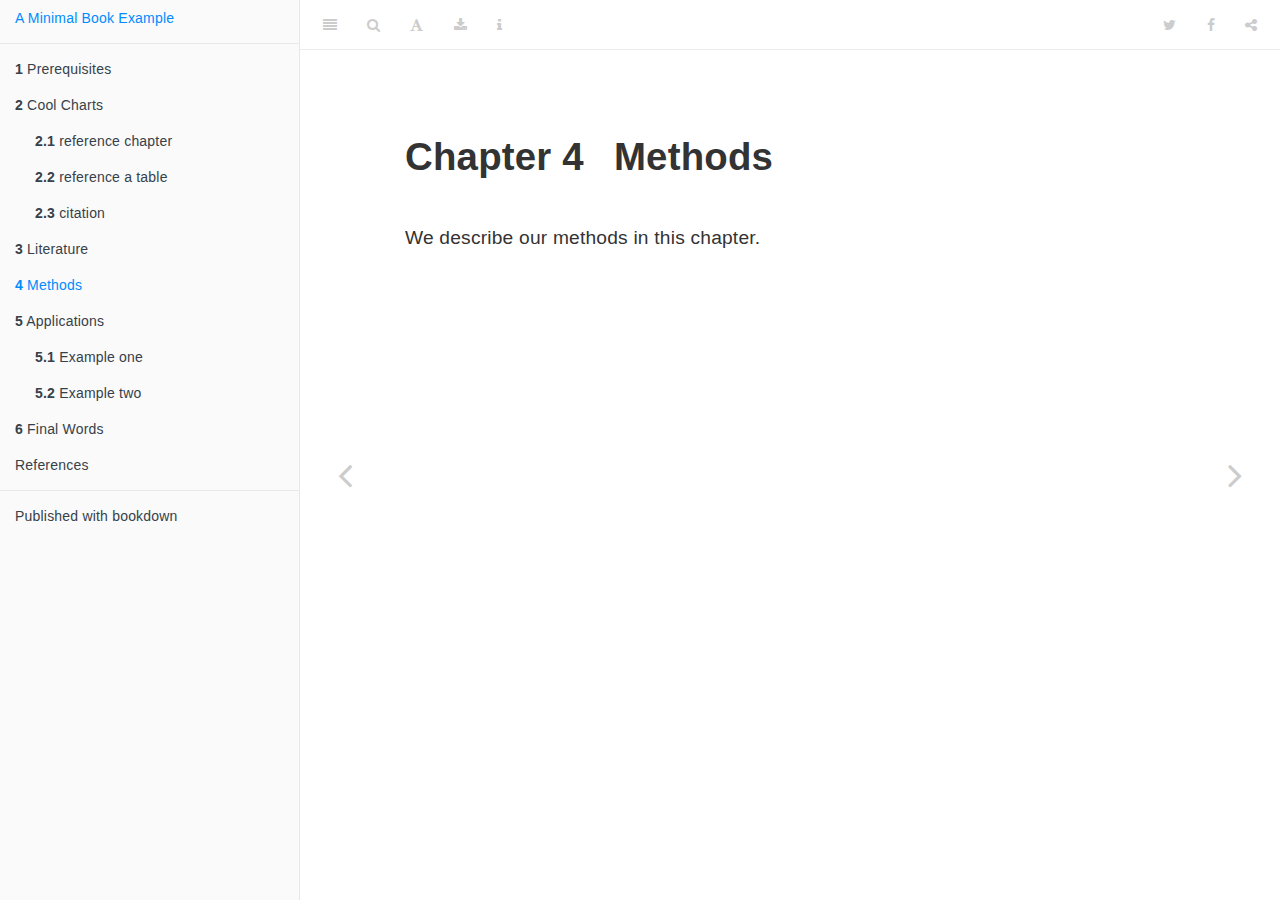
<file: _book/methods.html>
<!DOCTYPE html>
<html lang="" xml:lang="">
<head>

  <meta charset="utf-8" />
  <meta http-equiv="X-UA-Compatible" content="IE=edge" />
  <title>Chapter 4 Methods | A Minimal Book Example</title>
  <meta name="description" content="This is a minimal example of using the bookdown package to write a book. The output format for this example is bookdown::gitbook." />
  <meta name="generator" content="bookdown 0.22 and GitBook 2.6.7" />

  <meta property="og:title" content="Chapter 4 Methods | A Minimal Book Example" />
  <meta property="og:type" content="book" />
  
  
  <meta property="og:description" content="This is a minimal example of using the bookdown package to write a book. The output format for this example is bookdown::gitbook." />
  

  <meta name="twitter:card" content="summary" />
  <meta name="twitter:title" content="Chapter 4 Methods | A Minimal Book Example" />
  
  <meta name="twitter:description" content="This is a minimal example of using the bookdown package to write a book. The output format for this example is bookdown::gitbook." />
  

<meta name="author" content="Zac Garland" />


<meta name="date" content="2021-07-10" />

  <meta name="viewport" content="width=device-width, initial-scale=1" />
  <meta name="apple-mobile-web-app-capable" content="yes" />
  <meta name="apple-mobile-web-app-status-bar-style" content="black" />
  
  
<link rel="prev" href="literature.html"/>
<link rel="next" href="applications.html"/>
<script src="libs/jquery-3.5.1/jquery.min.js"></script>
<link href="libs/gitbook-2.6.7/css/style.css" rel="stylesheet" />
<link href="libs/gitbook-2.6.7/css/plugin-table.css" rel="stylesheet" />
<link href="libs/gitbook-2.6.7/css/plugin-bookdown.css" rel="stylesheet" />
<link href="libs/gitbook-2.6.7/css/plugin-highlight.css" rel="stylesheet" />
<link href="libs/gitbook-2.6.7/css/plugin-search.css" rel="stylesheet" />
<link href="libs/gitbook-2.6.7/css/plugin-fontsettings.css" rel="stylesheet" />
<link href="libs/gitbook-2.6.7/css/plugin-clipboard.css" rel="stylesheet" />









<script src="libs/accessible-code-block-0.0.1/empty-anchor.js"></script>
<link href="libs/anchor-sections-1.0.1/anchor-sections.css" rel="stylesheet" />
<script src="libs/anchor-sections-1.0.1/anchor-sections.js"></script>
<script src="libs/htmlwidgets-1.5.3/htmlwidgets.js"></script>
<script src="libs/plotly-binding-4.9.4.1/plotly.js"></script>
<script src="libs/typedarray-0.1/typedarray.min.js"></script>
<link href="libs/crosstalk-1.1.1/css/crosstalk.css" rel="stylesheet" />
<script src="libs/crosstalk-1.1.1/js/crosstalk.min.js"></script>
<link href="libs/plotly-htmlwidgets-css-1.57.1/plotly-htmlwidgets.css" rel="stylesheet" />
<script src="libs/plotly-main-1.57.1/plotly-latest.min.js"></script>


<style type="text/css">
code.sourceCode > span { display: inline-block; line-height: 1.25; }
code.sourceCode > span { color: inherit; text-decoration: inherit; }
code.sourceCode > span:empty { height: 1.2em; }
.sourceCode { overflow: visible; }
code.sourceCode { white-space: pre; position: relative; }
pre.sourceCode { margin: 0; }
@media screen {
div.sourceCode { overflow: auto; }
}
@media print {
code.sourceCode { white-space: pre-wrap; }
code.sourceCode > span { text-indent: -5em; padding-left: 5em; }
}
pre.numberSource code
  { counter-reset: source-line 0; }
pre.numberSource code > span
  { position: relative; left: -4em; counter-increment: source-line; }
pre.numberSource code > span > a:first-child::before
  { content: counter(source-line);
    position: relative; left: -1em; text-align: right; vertical-align: baseline;
    border: none; display: inline-block;
    -webkit-touch-callout: none; -webkit-user-select: none;
    -khtml-user-select: none; -moz-user-select: none;
    -ms-user-select: none; user-select: none;
    padding: 0 4px; width: 4em;
    color: #aaaaaa;
  }
pre.numberSource { margin-left: 3em; border-left: 1px solid #aaaaaa;  padding-left: 4px; }
div.sourceCode
  {   }
@media screen {
code.sourceCode > span > a:first-child::before { text-decoration: underline; }
}
code span.al { color: #ff0000; font-weight: bold; } /* Alert */
code span.an { color: #60a0b0; font-weight: bold; font-style: italic; } /* Annotation */
code span.at { color: #7d9029; } /* Attribute */
code span.bn { color: #40a070; } /* BaseN */
code span.bu { } /* BuiltIn */
code span.cf { color: #007020; font-weight: bold; } /* ControlFlow */
code span.ch { color: #4070a0; } /* Char */
code span.cn { color: #880000; } /* Constant */
code span.co { color: #60a0b0; font-style: italic; } /* Comment */
code span.cv { color: #60a0b0; font-weight: bold; font-style: italic; } /* CommentVar */
code span.do { color: #ba2121; font-style: italic; } /* Documentation */
code span.dt { color: #902000; } /* DataType */
code span.dv { color: #40a070; } /* DecVal */
code span.er { color: #ff0000; font-weight: bold; } /* Error */
code span.ex { } /* Extension */
code span.fl { color: #40a070; } /* Float */
code span.fu { color: #06287e; } /* Function */
code span.im { } /* Import */
code span.in { color: #60a0b0; font-weight: bold; font-style: italic; } /* Information */
code span.kw { color: #007020; font-weight: bold; } /* Keyword */
code span.op { color: #666666; } /* Operator */
code span.ot { color: #007020; } /* Other */
code span.pp { color: #bc7a00; } /* Preprocessor */
code span.sc { color: #4070a0; } /* SpecialChar */
code span.ss { color: #bb6688; } /* SpecialString */
code span.st { color: #4070a0; } /* String */
code span.va { color: #19177c; } /* Variable */
code span.vs { color: #4070a0; } /* VerbatimString */
code span.wa { color: #60a0b0; font-weight: bold; font-style: italic; } /* Warning */
</style>


<link rel="stylesheet" href="style.css" type="text/css" />
</head>

<body>



  <div class="book without-animation with-summary font-size-2 font-family-1" data-basepath=".">

    <div class="book-summary">
      <nav role="navigation">

<ul class="summary">
<li><a href="./">A Minimal Book Example</a></li>

<li class="divider"></li>
<li class="chapter" data-level="1" data-path="index.html"><a href="index.html"><i class="fa fa-check"></i><b>1</b> Prerequisites</a></li>
<li class="chapter" data-level="2" data-path="charts.html"><a href="charts.html"><i class="fa fa-check"></i><b>2</b> Cool Charts</a><ul>
<li class="chapter" data-level="2.1" data-path="charts.html"><a href="charts.html#reference-chapter"><i class="fa fa-check"></i><b>2.1</b> reference chapter</a></li>
<li class="chapter" data-level="2.2" data-path="charts.html"><a href="charts.html#reference-a-table"><i class="fa fa-check"></i><b>2.2</b> reference a table</a></li>
<li class="chapter" data-level="2.3" data-path="charts.html"><a href="charts.html#citation"><i class="fa fa-check"></i><b>2.3</b> citation</a></li>
</ul></li>
<li class="chapter" data-level="3" data-path="literature.html"><a href="literature.html"><i class="fa fa-check"></i><b>3</b> Literature</a></li>
<li class="chapter" data-level="4" data-path="methods.html"><a href="methods.html"><i class="fa fa-check"></i><b>4</b> Methods</a></li>
<li class="chapter" data-level="5" data-path="applications.html"><a href="applications.html"><i class="fa fa-check"></i><b>5</b> Applications</a><ul>
<li class="chapter" data-level="5.1" data-path="applications.html"><a href="applications.html#example-one"><i class="fa fa-check"></i><b>5.1</b> Example one</a></li>
<li class="chapter" data-level="5.2" data-path="applications.html"><a href="applications.html#example-two"><i class="fa fa-check"></i><b>5.2</b> Example two</a></li>
</ul></li>
<li class="chapter" data-level="6" data-path="final-words.html"><a href="final-words.html"><i class="fa fa-check"></i><b>6</b> Final Words</a></li>
<li class="chapter" data-level="" data-path="references.html"><a href="references.html"><i class="fa fa-check"></i>References</a></li>
<li class="divider"></li>
<li><a href="https://github.com/rstudio/bookdown" target="blank">Published with bookdown</a></li>

</ul>

      </nav>
    </div>

    <div class="book-body">
      <div class="body-inner">
        <div class="book-header" role="navigation">
          <h1>
            <i class="fa fa-circle-o-notch fa-spin"></i><a href="./">A Minimal Book Example</a>
          </h1>
        </div>

        <div class="page-wrapper" tabindex="-1" role="main">
          <div class="page-inner">

            <section class="normal" id="section-">
<div id="methods" class="section level1">
<h1><span class="header-section-number">Chapter 4</span> Methods</h1>
<p>We describe our methods in this chapter.</p>

</div>
            </section>

          </div>
        </div>
      </div>
<a href="literature.html" class="navigation navigation-prev " aria-label="Previous page"><i class="fa fa-angle-left"></i></a>
<a href="applications.html" class="navigation navigation-next " aria-label="Next page"><i class="fa fa-angle-right"></i></a>
    </div>
  </div>
<script src="libs/gitbook-2.6.7/js/app.min.js"></script>
<script src="libs/gitbook-2.6.7/js/lunr.js"></script>
<script src="libs/gitbook-2.6.7/js/clipboard.min.js"></script>
<script src="libs/gitbook-2.6.7/js/plugin-search.js"></script>
<script src="libs/gitbook-2.6.7/js/plugin-sharing.js"></script>
<script src="libs/gitbook-2.6.7/js/plugin-fontsettings.js"></script>
<script src="libs/gitbook-2.6.7/js/plugin-bookdown.js"></script>
<script src="libs/gitbook-2.6.7/js/jquery.highlight.js"></script>
<script src="libs/gitbook-2.6.7/js/plugin-clipboard.js"></script>
<script>
gitbook.require(["gitbook"], function(gitbook) {
gitbook.start({
"sharing": {
"github": false,
"facebook": true,
"twitter": true,
"linkedin": false,
"weibo": false,
"instapaper": false,
"vk": false,
"whatsapp": false,
"all": ["facebook", "twitter", "linkedin", "weibo", "instapaper"]
},
"fontsettings": {
"theme": "white",
"family": "sans",
"size": 2
},
"edit": {
"link": null,
"text": null
},
"history": {
"link": null,
"text": null
},
"view": {
"link": null,
"text": null
},
"download": ["bookdown.template.pdf", "bookdown.template.epub"],
"toc": {
"collapse": "subsection"
}
});
});
</script>

</body>

</html>
</file>
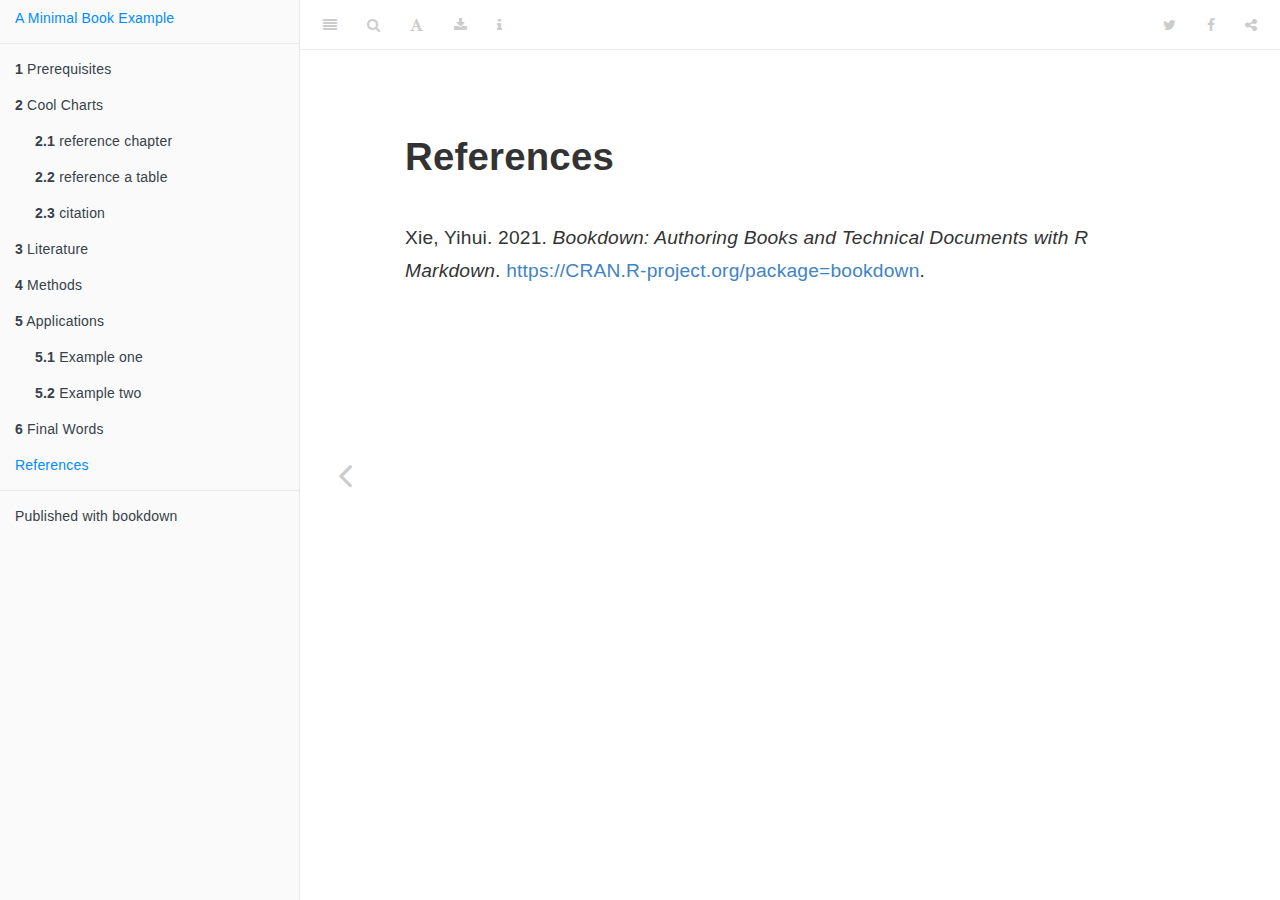
<file: _book/references.html>
<!DOCTYPE html>
<html lang="" xml:lang="">
<head>

  <meta charset="utf-8" />
  <meta http-equiv="X-UA-Compatible" content="IE=edge" />
  <title>References | A Minimal Book Example</title>
  <meta name="description" content="This is a minimal example of using the bookdown package to write a book. The output format for this example is bookdown::gitbook." />
  <meta name="generator" content="bookdown 0.22 and GitBook 2.6.7" />

  <meta property="og:title" content="References | A Minimal Book Example" />
  <meta property="og:type" content="book" />
  
  
  <meta property="og:description" content="This is a minimal example of using the bookdown package to write a book. The output format for this example is bookdown::gitbook." />
  

  <meta name="twitter:card" content="summary" />
  <meta name="twitter:title" content="References | A Minimal Book Example" />
  
  <meta name="twitter:description" content="This is a minimal example of using the bookdown package to write a book. The output format for this example is bookdown::gitbook." />
  

<meta name="author" content="Zac Garland" />


<meta name="date" content="2021-07-10" />

  <meta name="viewport" content="width=device-width, initial-scale=1" />
  <meta name="apple-mobile-web-app-capable" content="yes" />
  <meta name="apple-mobile-web-app-status-bar-style" content="black" />
  
  
<link rel="prev" href="final-words.html"/>

<script src="libs/jquery-3.5.1/jquery.min.js"></script>
<link href="libs/gitbook-2.6.7/css/style.css" rel="stylesheet" />
<link href="libs/gitbook-2.6.7/css/plugin-table.css" rel="stylesheet" />
<link href="libs/gitbook-2.6.7/css/plugin-bookdown.css" rel="stylesheet" />
<link href="libs/gitbook-2.6.7/css/plugin-highlight.css" rel="stylesheet" />
<link href="libs/gitbook-2.6.7/css/plugin-search.css" rel="stylesheet" />
<link href="libs/gitbook-2.6.7/css/plugin-fontsettings.css" rel="stylesheet" />
<link href="libs/gitbook-2.6.7/css/plugin-clipboard.css" rel="stylesheet" />









<script src="libs/accessible-code-block-0.0.1/empty-anchor.js"></script>
<link href="libs/anchor-sections-1.0.1/anchor-sections.css" rel="stylesheet" />
<script src="libs/anchor-sections-1.0.1/anchor-sections.js"></script>
<script src="libs/htmlwidgets-1.5.3/htmlwidgets.js"></script>
<script src="libs/plotly-binding-4.9.4.1/plotly.js"></script>
<script src="libs/typedarray-0.1/typedarray.min.js"></script>
<link href="libs/crosstalk-1.1.1/css/crosstalk.css" rel="stylesheet" />
<script src="libs/crosstalk-1.1.1/js/crosstalk.min.js"></script>
<link href="libs/plotly-htmlwidgets-css-1.57.1/plotly-htmlwidgets.css" rel="stylesheet" />
<script src="libs/plotly-main-1.57.1/plotly-latest.min.js"></script>


<style type="text/css">
code.sourceCode > span { display: inline-block; line-height: 1.25; }
code.sourceCode > span { color: inherit; text-decoration: inherit; }
code.sourceCode > span:empty { height: 1.2em; }
.sourceCode { overflow: visible; }
code.sourceCode { white-space: pre; position: relative; }
pre.sourceCode { margin: 0; }
@media screen {
div.sourceCode { overflow: auto; }
}
@media print {
code.sourceCode { white-space: pre-wrap; }
code.sourceCode > span { text-indent: -5em; padding-left: 5em; }
}
pre.numberSource code
  { counter-reset: source-line 0; }
pre.numberSource code > span
  { position: relative; left: -4em; counter-increment: source-line; }
pre.numberSource code > span > a:first-child::before
  { content: counter(source-line);
    position: relative; left: -1em; text-align: right; vertical-align: baseline;
    border: none; display: inline-block;
    -webkit-touch-callout: none; -webkit-user-select: none;
    -khtml-user-select: none; -moz-user-select: none;
    -ms-user-select: none; user-select: none;
    padding: 0 4px; width: 4em;
    color: #aaaaaa;
  }
pre.numberSource { margin-left: 3em; border-left: 1px solid #aaaaaa;  padding-left: 4px; }
div.sourceCode
  {   }
@media screen {
code.sourceCode > span > a:first-child::before { text-decoration: underline; }
}
code span.al { color: #ff0000; font-weight: bold; } /* Alert */
code span.an { color: #60a0b0; font-weight: bold; font-style: italic; } /* Annotation */
code span.at { color: #7d9029; } /* Attribute */
code span.bn { color: #40a070; } /* BaseN */
code span.bu { } /* BuiltIn */
code span.cf { color: #007020; font-weight: bold; } /* ControlFlow */
code span.ch { color: #4070a0; } /* Char */
code span.cn { color: #880000; } /* Constant */
code span.co { color: #60a0b0; font-style: italic; } /* Comment */
code span.cv { color: #60a0b0; font-weight: bold; font-style: italic; } /* CommentVar */
code span.do { color: #ba2121; font-style: italic; } /* Documentation */
code span.dt { color: #902000; } /* DataType */
code span.dv { color: #40a070; } /* DecVal */
code span.er { color: #ff0000; font-weight: bold; } /* Error */
code span.ex { } /* Extension */
code span.fl { color: #40a070; } /* Float */
code span.fu { color: #06287e; } /* Function */
code span.im { } /* Import */
code span.in { color: #60a0b0; font-weight: bold; font-style: italic; } /* Information */
code span.kw { color: #007020; font-weight: bold; } /* Keyword */
code span.op { color: #666666; } /* Operator */
code span.ot { color: #007020; } /* Other */
code span.pp { color: #bc7a00; } /* Preprocessor */
code span.sc { color: #4070a0; } /* SpecialChar */
code span.ss { color: #bb6688; } /* SpecialString */
code span.st { color: #4070a0; } /* String */
code span.va { color: #19177c; } /* Variable */
code span.vs { color: #4070a0; } /* VerbatimString */
code span.wa { color: #60a0b0; font-weight: bold; font-style: italic; } /* Warning */
</style>


<link rel="stylesheet" href="style.css" type="text/css" />
</head>

<body>



  <div class="book without-animation with-summary font-size-2 font-family-1" data-basepath=".">

    <div class="book-summary">
      <nav role="navigation">

<ul class="summary">
<li><a href="./">A Minimal Book Example</a></li>

<li class="divider"></li>
<li class="chapter" data-level="1" data-path="index.html"><a href="index.html"><i class="fa fa-check"></i><b>1</b> Prerequisites</a></li>
<li class="chapter" data-level="2" data-path="charts.html"><a href="charts.html"><i class="fa fa-check"></i><b>2</b> Cool Charts</a><ul>
<li class="chapter" data-level="2.1" data-path="charts.html"><a href="charts.html#reference-chapter"><i class="fa fa-check"></i><b>2.1</b> reference chapter</a></li>
<li class="chapter" data-level="2.2" data-path="charts.html"><a href="charts.html#reference-a-table"><i class="fa fa-check"></i><b>2.2</b> reference a table</a></li>
<li class="chapter" data-level="2.3" data-path="charts.html"><a href="charts.html#citation"><i class="fa fa-check"></i><b>2.3</b> citation</a></li>
</ul></li>
<li class="chapter" data-level="3" data-path="literature.html"><a href="literature.html"><i class="fa fa-check"></i><b>3</b> Literature</a></li>
<li class="chapter" data-level="4" data-path="methods.html"><a href="methods.html"><i class="fa fa-check"></i><b>4</b> Methods</a></li>
<li class="chapter" data-level="5" data-path="applications.html"><a href="applications.html"><i class="fa fa-check"></i><b>5</b> Applications</a><ul>
<li class="chapter" data-level="5.1" data-path="applications.html"><a href="applications.html#example-one"><i class="fa fa-check"></i><b>5.1</b> Example one</a></li>
<li class="chapter" data-level="5.2" data-path="applications.html"><a href="applications.html#example-two"><i class="fa fa-check"></i><b>5.2</b> Example two</a></li>
</ul></li>
<li class="chapter" data-level="6" data-path="final-words.html"><a href="final-words.html"><i class="fa fa-check"></i><b>6</b> Final Words</a></li>
<li class="chapter" data-level="" data-path="references.html"><a href="references.html"><i class="fa fa-check"></i>References</a></li>
<li class="divider"></li>
<li><a href="https://github.com/rstudio/bookdown" target="blank">Published with bookdown</a></li>

</ul>

      </nav>
    </div>

    <div class="book-body">
      <div class="body-inner">
        <div class="book-header" role="navigation">
          <h1>
            <i class="fa fa-circle-o-notch fa-spin"></i><a href="./">A Minimal Book Example</a>
          </h1>
        </div>

        <div class="page-wrapper" tabindex="-1" role="main">
          <div class="page-inner">

            <section class="normal" id="section-">
<div id="references" class="section level1 unnumbered">
<h1>References</h1>

<div id="refs" class="references">
<div>
<p>Xie, Yihui. 2021. <em>Bookdown: Authoring Books and Technical Documents with R Markdown</em>. <a href="https://CRAN.R-project.org/package=bookdown">https://CRAN.R-project.org/package=bookdown</a>.</p>
</div>
</div>
</div>
            </section>

          </div>
        </div>
      </div>
<a href="final-words.html" class="navigation navigation-prev navigation-unique" aria-label="Previous page"><i class="fa fa-angle-left"></i></a>

    </div>
  </div>
<script src="libs/gitbook-2.6.7/js/app.min.js"></script>
<script src="libs/gitbook-2.6.7/js/lunr.js"></script>
<script src="libs/gitbook-2.6.7/js/clipboard.min.js"></script>
<script src="libs/gitbook-2.6.7/js/plugin-search.js"></script>
<script src="libs/gitbook-2.6.7/js/plugin-sharing.js"></script>
<script src="libs/gitbook-2.6.7/js/plugin-fontsettings.js"></script>
<script src="libs/gitbook-2.6.7/js/plugin-bookdown.js"></script>
<script src="libs/gitbook-2.6.7/js/jquery.highlight.js"></script>
<script src="libs/gitbook-2.6.7/js/plugin-clipboard.js"></script>
<script>
gitbook.require(["gitbook"], function(gitbook) {
gitbook.start({
"sharing": {
"github": false,
"facebook": true,
"twitter": true,
"linkedin": false,
"weibo": false,
"instapaper": false,
"vk": false,
"whatsapp": false,
"all": ["facebook", "twitter", "linkedin", "weibo", "instapaper"]
},
"fontsettings": {
"theme": "white",
"family": "sans",
"size": 2
},
"edit": {
"link": null,
"text": null
},
"history": {
"link": null,
"text": null
},
"view": {
"link": null,
"text": null
},
"download": ["bookdown.template.pdf", "bookdown.template.epub"],
"toc": {
"collapse": "subsection"
}
});
});
</script>

</body>

</html>
</file>
<file: _book/libs/gitbook-2.6.7/css/plugin-table.css>
.book .book-body .page-wrapper .page-inner section.normal table{display:table;width:100%;border-collapse:collapse;border-spacing:0;overflow:auto}.book .book-body .page-wrapper .page-inner section.normal table td,.book .book-body .page-wrapper .page-inner section.normal table th{padding:6px 13px;border:1px solid #ddd}.book .book-body .page-wrapper .page-inner section.normal table tr{background-color:#fff;border-top:1px solid #ccc}.book .book-body .page-wrapper .page-inner section.normal table tr:nth-child(2n){background-color:#f8f8f8}.book .book-body .page-wrapper .page-inner section.normal table th{font-weight:700}
</file>
<file: _book/libs/gitbook-2.6.7/css/plugin-bookdown.css>
.book .book-header h1 {
  padding-left: 20px;
  padding-right: 20px;
}
.book .book-header.fixed {
  position: fixed;
  right: 0;
  top: 0;
  left: 0;
  border-bottom: 1px solid rgba(0,0,0,.07);
}
span.search-highlight {
  background-color: #ffff88;
}
@media (min-width: 600px) {
  .book.with-summary .book-header.fixed {
    left: 300px;
  }
}
@media (max-width: 1240px) {
  .book .book-body.fixed {
    top: 50px;
  }
  .book .book-body.fixed .body-inner {
    top: auto;
  }
}
@media (max-width: 600px) {
  .book.with-summary .book-header.fixed {
    left: calc(100% - 60px);
    min-width: 300px;
  }
  .book.with-summary .book-body {
    transform: none;
    left: calc(100% - 60px);
    min-width: 300px;
  }
  .book .book-body.fixed {
    top: 0;
  }
}

.book .book-body.fixed .body-inner {
  top: 50px;
}
.book .book-body .page-wrapper .page-inner section.normal sub, .book .book-body .page-wrapper .page-inner section.normal sup {
  font-size: 85%;
}

@media print {
  .book .book-summary, .book .book-body .book-header, .fa {
    display: none !important;
  }
  .book .book-body.fixed {
    left: 0px;
  }
  .book .book-body,.book .book-body .body-inner, .book.with-summary {
    overflow: visible !important;
  }
}
.kable_wrapper {
  border-spacing: 20px 0;
  border-collapse: separate;
  border: none;
  margin: auto;
}
.kable_wrapper > tbody > tr > td {
  vertical-align: top;
}
.book .book-body .page-wrapper .page-inner section.normal table tr.header {
  border-top-width: 2px;
}
.book .book-body .page-wrapper .page-inner section.normal table tr:last-child td {
  border-bottom-width: 2px;
}
.book .book-body .page-wrapper .page-inner section.normal table td, .book .book-body .page-wrapper .page-inner section.normal table th {
  border-left: none;
  border-right: none;
}
.book .book-body .page-wrapper .page-inner section.normal table.kable_wrapper > tbody > tr, .book .book-body .page-wrapper .page-inner section.normal table.kable_wrapper > tbody > tr > td {
  border-top: none;
}
.book .book-body .page-wrapper .page-inner section.normal table.kable_wrapper > tbody > tr:last-child > td {
    border-bottom: none;
}

div.theorem, div.lemma, div.corollary, div.proposition, div.conjecture {
  font-style: italic;
}
span.theorem, span.lemma, span.corollary, span.proposition, span.conjecture {
  font-style: normal;
}
div.proof>*:last-child:after {
  content: "\25a2";
  float: right;
}
.header-section-number {
  padding-right: .5em;
}
</file>
<file: _book/libs/gitbook-2.6.7/css/plugin-highlight.css>
.book .book-body .page-wrapper .page-inner section.normal pre,
.book .book-body .page-wrapper .page-inner section.normal code {
  /* http://jmblog.github.com/color-themes-for-google-code-highlightjs */
  /* Tomorrow Comment */
  /* Tomorrow Red */
  /* Tomorrow Orange */
  /* Tomorrow Yellow */
  /* Tomorrow Green */
  /* Tomorrow Aqua */
  /* Tomorrow Blue */
  /* Tomorrow Purple */
}
.book .book-body .page-wrapper .page-inner section.normal pre .hljs-comment,
.book .book-body .page-wrapper .page-inner section.normal code .hljs-comment,
.book .book-body .page-wrapper .page-inner section.normal pre .hljs-title,
.book .book-body .page-wrapper .page-inner section.normal code .hljs-title {
  color: #8e908c;
}
.book .book-body .page-wrapper .page-inner section.normal pre .hljs-variable,
.book .book-body .page-wrapper .page-inner section.normal code .hljs-variable,
.book .book-body .page-wrapper .page-inner section.normal pre .hljs-attribute,
.book .book-body .page-wrapper .page-inner section.normal code .hljs-attribute,
.book .book-body .page-wrapper .page-inner section.normal pre .hljs-tag,
.book .book-body .page-wrapper .page-inner section.normal code .hljs-tag,
.book .book-body .page-wrapper .page-inner section.normal pre .hljs-regexp,
.book .book-body .page-wrapper .page-inner section.normal code .hljs-regexp,
.book .book-body .page-wrapper .page-inner section.normal pre .ruby .hljs-constant,
.book .book-body .page-wrapper .page-inner section.normal code .ruby .hljs-constant,
.book .book-body .page-wrapper .page-inner section.normal pre .xml .hljs-tag .hljs-title,
.book .book-body .page-wrapper .page-inner section.normal code .xml .hljs-tag .hljs-title,
.book .book-body .page-wrapper .page-inner section.normal pre .xml .hljs-pi,
.book .book-body .page-wrapper .page-inner section.normal code .xml .hljs-pi,
.book .book-body .page-wrapper .page-inner section.normal pre .xml .hljs-doctype,
.book .book-body .page-wrapper .page-inner section.normal code .xml .hljs-doctype,
.book .book-body .page-wrapper .page-inner section.normal pre .html .hljs-doctype,
.book .book-body .page-wrapper .page-inner section.normal code .html .hljs-doctype,
.book .book-body .page-wrapper .page-inner section.normal pre .css .hljs-id,
.book .book-body .page-wrapper .page-inner section.normal code .css .hljs-id,
.book .book-body .page-wrapper .page-inner section.normal pre .css .hljs-class,
.book .book-body .page-wrapper .page-inner section.normal code .css .hljs-class,
.book .book-body .page-wrapper .page-inner section.normal pre .css .hljs-pseudo,
.book .book-body .page-wrapper .page-inner section.normal code .css .hljs-pseudo {
  color: #c82829;
}
.book .book-body .page-wrapper .page-inner section.normal pre .hljs-number,
.book .book-body .page-wrapper .page-inner section.normal code .hljs-number,
.book .book-body .page-wrapper .page-inner section.normal pre .hljs-preprocessor,
.book .book-body .page-wrapper .page-inner section.normal code .hljs-preprocessor,
.book .book-body .page-wrapper .page-inner section.normal pre .hljs-pragma,
.book .book-body .page-wrapper .page-inner section.normal code .hljs-pragma,
.book .book-body .page-wrapper .page-inner section.normal pre .hljs-built_in,
.book .book-body .page-wrapper .page-inner section.normal code .hljs-built_in,
.book .book-body .page-wrapper .page-inner section.normal pre .hljs-literal,
.book .book-body .page-wrapper .page-inner section.normal code .hljs-literal,
.book .book-body .page-wrapper .page-inner section.normal pre .hljs-params,
.book .book-body .page-wrapper .page-inner section.normal code .hljs-params,
.book .book-body .page-wrapper .page-inner section.normal pre .hljs-constant,
.book .book-body .page-wrapper .page-inner section.normal code .hljs-constant {
  color: #f5871f;
}
.book .book-body .page-wrapper .page-inner section.normal pre .ruby .hljs-class .hljs-title,
.book .book-body .page-wrapper .page-inner section.normal code .ruby .hljs-class .hljs-title,
.book .book-body .page-wrapper .page-inner section.normal pre .css .hljs-rules .hljs-attribute,
.book .book-body .page-wrapper .page-inner section.normal code .css .hljs-rules .hljs-attribute {
  color: #eab700;
}
.book .book-body .page-wrapper .page-inner section.normal pre .hljs-string,
.book .book-body .page-wrapper .page-inner section.normal code .hljs-string,
.book .book-body .page-wrapper .page-inner section.normal pre .hljs-value,
.book .book-body .page-wrapper .page-inner section.normal code .hljs-value,
.book .book-body .page-wrapper .page-inner section.normal pre .hljs-inheritance,
.book .book-body .page-wrapper .page-inner section.normal code .hljs-inheritance,
.book .book-body .page-wrapper .page-inner section.normal pre .hljs-header,
.book .book-body .page-wrapper .page-inner section.normal code .hljs-header,
.book .book-body .page-wrapper .page-inner section.normal pre .ruby .hljs-symbol,
.book .book-body .page-wrapper .page-inner section.normal code .ruby .hljs-symbol,
.book .book-body .page-wrapper .page-inner section.normal pre .xml .hljs-cdata,
.book .book-body .page-wrapper .page-inner section.normal code .xml .hljs-cdata {
  color: #718c00;
}
.book .book-body .page-wrapper .page-inner section.normal pre .css .hljs-hexcolor,
.book .book-body .page-wrapper .page-inner section.normal code .css .hljs-hexcolor {
  color: #3e999f;
}
.book .book-body .page-wrapper .page-inner section.normal pre .hljs-function,
.book .book-body .page-wrapper .page-inner section.normal code .hljs-function,
.book .book-body .page-wrapper .page-inner section.normal pre .python .hljs-decorator,
.book .book-body .page-wrapper .page-inner section.normal code .python .hljs-decorator,
.book .book-body .page-wrapper .page-inner section.normal pre .python .hljs-title,
.book .book-body .page-wrapper .page-inner section.normal code .python .hljs-title,
.book .book-body .page-wrapper .page-inner section.normal pre .ruby .hljs-function .hljs-title,
.book .book-body .page-wrapper .page-inner section.normal code .ruby .hljs-function .hljs-title,
.book .book-body .page-wrapper .page-inner section.normal pre .ruby .hljs-title .hljs-keyword,
.book .book-body .page-wrapper .page-inner section.normal code .ruby .hljs-title .hljs-keyword,
.book .book-body .page-wrapper .page-inner section.normal pre .perl .hljs-sub,
.book .book-body .page-wrapper .page-inner section.normal code .perl .hljs-sub,
.book .book-body .page-wrapper .page-inner section.normal pre .javascript .hljs-title,
.book .book-body .page-wrapper .page-inner section.normal code .javascript .hljs-title,
.book .book-body .page-wrapper .page-inner section.normal pre .coffeescript .hljs-title,
.book .book-body .page-wrapper .page-inner section.normal code .coffeescript .hljs-title {
  color: #4271ae;
}
.book .book-body .page-wrapper .page-inner section.normal pre .hljs-keyword,
.book .book-body .page-wrapper .page-inner section.normal code .hljs-keyword,
.book .book-body .page-wrapper .page-inner section.normal pre .javascript .hljs-function,
.book .book-body .page-wrapper .page-inner section.normal code .javascript .hljs-function {
  color: #8959a8;
}
.book .book-body .page-wrapper .page-inner section.normal pre .hljs,
.book .book-body .page-wrapper .page-inner section.normal code .hljs {
  display: block;
  background: white;
  color: #4d4d4c;
  padding: 0.5em;
}
.book .book-body .page-wrapper .page-inner section.normal pre .coffeescript .javascript,
.book .book-body .page-wrapper .page-inner section.normal code .coffeescript .javascript,
.book .book-body .page-wrapper .page-inner section.normal pre .javascript .xml,
.book .book-body .page-wrapper .page-inner section.normal code .javascript .xml,
.book .book-body .page-wrapper .page-inner section.normal pre .tex .hljs-formula,
.book .book-body .page-wrapper .page-inner section.normal code .tex .hljs-formula,
.book .book-body .page-wrapper .page-inner section.normal pre .xml .javascript,
.book .book-body .page-wrapper .page-inner section.normal code .xml .javascript,
.book .book-body .page-wrapper .page-inner section.normal pre .xml .vbscript,
.book .book-body .page-wrapper .page-inner section.normal code .xml .vbscript,
.book .book-body .page-wrapper .page-inner section.normal pre .xml .css,
.book .book-body .page-wrapper .page-inner section.normal code .xml .css,
.book .book-body .page-wrapper .page-inner section.normal pre .xml .hljs-cdata,
.book .book-body .page-wrapper .page-inner section.normal code .xml .hljs-cdata {
  opacity: 0.5;
}
.book.color-theme-1 .book-body .page-wrapper .page-inner section.normal pre,
.book.color-theme-1 .book-body .page-wrapper .page-inner section.normal code {
  /*

Orginal Style from ethanschoonover.com/solarized (c) Jeremy Hull <sourdrums@gmail.com>

*/
  /* Solarized Green */
  /* Solarized Cyan */
  /* Solarized Blue */
  /* Solarized Yellow */
  /* Solarized Orange */
  /* Solarized Red */
  /* Solarized Violet */
}
.book.color-theme-1 .book-body .page-wrapper .page-inner section.normal pre .hljs,
.book.color-theme-1 .book-body .page-wrapper .page-inner section.normal code .hljs {
  display: block;
  padding: 0.5em;
  background: #fdf6e3;
  color: #657b83;
}
.book.color-theme-1 .book-body .page-wrapper .page-inner section.normal pre .hljs-comment,
.book.color-theme-1 .book-body .page-wrapper .page-inner section.normal code .hljs-comment,
.book.color-theme-1 .book-body .page-wrapper .page-inner section.normal pre .hljs-template_comment,
.book.color-theme-1 .book-body .page-wrapper .page-inner section.normal code .hljs-template_comment,
.book.color-theme-1 .book-body .page-wrapper .page-inner section.normal pre .diff .hljs-header,
.book.color-theme-1 .book-body .page-wrapper .page-inner section.normal code .diff .hljs-header,
.book.color-theme-1 .book-body .page-wrapper .page-inner section.normal pre .hljs-doctype,
.book.color-theme-1 .book-body .page-wrapper .page-inner section.normal code .hljs-doctype,
.book.color-theme-1 .book-body .page-wrapper .page-inner section.normal pre .hljs-pi,
.book.color-theme-1 .book-body .page-wrapper .page-inner section.normal code .hljs-pi,
.book.color-theme-1 .book-body .page-wrapper .page-inner section.normal pre .lisp .hljs-string,
.book.color-theme-1 .book-body .page-wrapper .page-inner section.normal code .lisp .hljs-string,
.book.color-theme-1 .book-body .page-wrapper .page-inner section.normal pre .hljs-javadoc,
.book.color-theme-1 .book-body .page-wrapper .page-inner section.normal code .hljs-javadoc {
  color: #93a1a1;
}
.book.color-theme-1 .book-body .page-wrapper .page-inner section.normal pre .hljs-keyword,
.book.color-theme-1 .book-body .page-wrapper .page-inner section.normal code .hljs-keyword,
.book.color-theme-1 .book-body .page-wrapper .page-inner section.normal pre .hljs-winutils,
.book.color-theme-1 .book-body .page-wrapper .page-inner section.normal code .hljs-winutils,
.book.color-theme-1 .book-body .page-wrapper .page-inner section.normal pre .method,
.book.color-theme-1 .book-body .page-wrapper .page-inner section.normal code .method,
.book.color-theme-1 .book-body .page-wrapper .page-inner section.normal pre .hljs-addition,
.book.color-theme-1 .book-body .page-wrapper .page-inner section.normal code .hljs-addition,
.book.color-theme-1 .book-body .page-wrapper .page-inner section.normal pre .css .hljs-tag,
.book.color-theme-1 .book-body .page-wrapper .page-inner section.normal code .css .hljs-tag,
.book.color-theme-1 .book-body .page-wrapper .page-inner section.normal pre .hljs-request,
.book.color-theme-1 .book-body .page-wrapper .page-inner section.normal code .hljs-request,
.book.color-theme-1 .book-body .page-wrapper .page-inner section.normal pre .hljs-status,
.book.color-theme-1 .book-body .page-wrapper .page-inner section.normal code .hljs-status,
.book.color-theme-1 .book-body .page-wrapper .page-inner section.normal pre .nginx .hljs-title,
.book.color-theme-1 .book-body .page-wrapper .page-inner section.normal code .nginx .hljs-title {
  color: #859900;
}
.book.color-theme-1 .book-body .page-wrapper .page-inner section.normal pre .hljs-number,
.book.color-theme-1 .book-body .page-wrapper .page-inner section.normal code .hljs-number,
.book.color-theme-1 .book-body .page-wrapper .page-inner section.normal pre .hljs-command,
.book.color-theme-1 .book-body .page-wrapper .page-inner section.normal code .hljs-command,
.book.color-theme-1 .book-body .page-wrapper .page-inner section.normal pre .hljs-string,
.book.color-theme-1 .book-body .page-wrapper .page-inner section.normal code .hljs-string,
.book.color-theme-1 .book-body .page-wrapper .page-inner section.normal pre .hljs-tag .hljs-value,
.book.color-theme-1 .book-body .page-wrapper .page-inner section.normal code .hljs-tag .hljs-value,
.book.color-theme-1 .book-body .page-wrapper .page-inner section.normal pre .hljs-rules .hljs-value,
.book.color-theme-1 .book-body .page-wrapper .page-inner section.normal code .hljs-rules .hljs-value,
.book.color-theme-1 .book-body .page-wrapper .page-inner section.normal pre .hljs-phpdoc,
.book.color-theme-1 .book-body .page-wrapper .page-inner section.normal code .hljs-phpdoc,
.book.color-theme-1 .book-body .page-wrapper .page-inner section.normal pre .tex .hljs-formula,
.book.color-theme-1 .book-body .page-wrapper .page-inner section.normal code .tex .hljs-formula,
.book.color-theme-1 .book-body .page-wrapper .page-inner section.normal pre .hljs-regexp,
.book.color-theme-1 .book-body .page-wrapper .page-inner section.normal code .hljs-regexp,
.book.color-theme-1 .book-body .page-wrapper .page-inner section.normal pre .hljs-hexcolor,
.book.color-theme-1 .book-body .page-wrapper .page-inner section.normal code .hljs-hexcolor,
.book.color-theme-1 .book-body .page-wrapper .page-inner section.normal pre .hljs-link_url,
.book.color-theme-1 .book-body .page-wrapper .page-inner section.normal code .hljs-link_url {
  color: #2aa198;
}
.book.color-theme-1 .book-body .page-wrapper .page-inner section.normal pre .hljs-title,
.book.color-theme-1 .book-body .page-wrapper .page-inner section.normal code .hljs-title,
.book.color-theme-1 .book-body .page-wrapper .page-inner section.normal pre .hljs-localvars,
.book.color-theme-1 .book-body .page-wrapper .page-inner section.normal code .hljs-localvars,
.book.color-theme-1 .book-body .page-wrapper .page-inner section.normal pre .hljs-chunk,
.book.color-theme-1 .book-body .page-wrapper .page-inner section.normal code .hljs-chunk,
.book.color-theme-1 .book-body .page-wrapper .page-inner section.normal pre .hljs-decorator,
.book.color-theme-1 .book-body .page-wrapper .page-inner section.normal code .hljs-decorator,
.book.color-theme-1 .book-body .page-wrapper .page-inner section.normal pre .hljs-built_in,
.book.color-theme-1 .book-body .page-wrapper .page-inner section.normal code .hljs-built_in,
.book.color-theme-1 .book-body .page-wrapper .page-inner section.normal pre .hljs-identifier,
.book.color-theme-1 .book-body .page-wrapper .page-inner section.normal code .hljs-identifier,
.book.color-theme-1 .book-body .page-wrapper .page-inner section.normal pre .vhdl .hljs-literal,
.book.color-theme-1 .book-body .page-wrapper .page-inner section.normal code .vhdl .hljs-literal,
.book.color-theme-1 .book-body .page-wrapper .page-inner section.normal pre .hljs-id,
.book.color-theme-1 .book-body .page-wrapper .page-inner section.normal code .hljs-id,
.book.color-theme-1 .book-body .page-wrapper .page-inner section.normal pre .css .hljs-function,
.book.color-theme-1 .book-body .page-wrapper .page-inner section.normal code .css .hljs-function {
  color: #268bd2;
}
.book.color-theme-1 .book-body .page-wrapper .page-inner section.normal pre .hljs-attribute,
.book.color-theme-1 .book-body .page-wrapper .page-inner section.normal code .hljs-attribute,
.book.color-theme-1 .book-body .page-wrapper .page-inner section.normal pre .hljs-variable,
.book.color-theme-1 .book-body .page-wrapper .page-inner section.normal code .hljs-variable,
.book.color-theme-1 .book-body .page-wrapper .page-inner section.normal pre .lisp .hljs-body,
.book.color-theme-1 .book-body .page-wrapper .page-inner section.normal code .lisp .hljs-body,
.book.color-theme-1 .book-body .page-wrapper .page-inner section.normal pre .smalltalk .hljs-number,
.book.color-theme-1 .book-body .page-wrapper .page-inner section.normal code .smalltalk .hljs-number,
.book.color-theme-1 .book-body .page-wrapper .page-inner section.normal pre .hljs-constant,
.book.color-theme-1 .book-body .page-wrapper .page-inner section.normal code .hljs-constant,
.book.color-theme-1 .book-body .page-wrapper .page-inner section.normal pre .hljs-class .hljs-title,
.book.color-theme-1 .book-body .page-wrapper .page-inner section.normal code .hljs-class .hljs-title,
.book.color-theme-1 .book-body .page-wrapper .page-inner section.normal pre .hljs-parent,
.book.color-theme-1 .book-body .page-wrapper .page-inner section.normal code .hljs-parent,
.book.color-theme-1 .book-body .page-wrapper .page-inner section.normal pre .haskell .hljs-type,
.book.color-theme-1 .book-body .page-wrapper .page-inner section.normal code .haskell .hljs-type,
.book.color-theme-1 .book-body .page-wrapper .page-inner section.normal pre .hljs-link_reference,
.book.color-theme-1 .book-body .page-wrapper .page-inner section.normal code .hljs-link_reference {
  color: #b58900;
}
.book.color-theme-1 .book-body .page-wrapper .page-inner section.normal pre .hljs-preprocessor,
.book.color-theme-1 .book-body .page-wrapper .page-inner section.normal code .hljs-preprocessor,
.book.color-theme-1 .book-body .page-wrapper .page-inner section.normal pre .hljs-preprocessor .hljs-keyword,
.book.color-theme-1 .book-body .page-wrapper .page-inner section.normal code .hljs-preprocessor .hljs-keyword,
.book.color-theme-1 .book-body .page-wrapper .page-inner section.normal pre .hljs-pragma,
.book.color-theme-1 .book-body .page-wrapper .page-inner section.normal code .hljs-pragma,
.book.color-theme-1 .book-body .page-wrapper .page-inner section.normal pre .hljs-shebang,
.book.color-theme-1 .book-body .page-wrapper .page-inner section.normal code .hljs-shebang,
.book.color-theme-1 .book-body .page-wrapper .page-inner section.normal pre .hljs-symbol,
.book.color-theme-1 .book-body .page-wrapper .page-inner section.normal code .hljs-symbol,
.book.color-theme-1 .book-body .page-wrapper .page-inner section.normal pre .hljs-symbol .hljs-string,
.book.color-theme-1 .book-body .page-wrapper .page-inner section.normal code .hljs-symbol .hljs-string,
.book.color-theme-1 .book-body .page-wrapper .page-inner section.normal pre .diff .hljs-change,
.book.color-theme-1 .book-body .page-wrapper .page-inner section.normal code .diff .hljs-change,
.book.color-theme-1 .book-body .page-wrapper .page-inner section.normal pre .hljs-special,
.book.color-theme-1 .book-body .page-wrapper .page-inner section.normal code .hljs-special,
.book.color-theme-1 .book-body .page-wrapper .page-inner section.normal pre .hljs-attr_selector,
.book.color-theme-1 .book-body .page-wrapper .page-inner section.normal code .hljs-attr_selector,
.book.color-theme-1 .book-body .page-wrapper .page-inner section.normal pre .hljs-subst,
.book.color-theme-1 .book-body .page-wrapper .page-inner section.normal code .hljs-subst,
.book.color-theme-1 .book-body .page-wrapper .page-inner section.normal pre .hljs-cdata,
.book.color-theme-1 .book-body .page-wrapper .page-inner section.normal code .hljs-cdata,
.book.color-theme-1 .book-body .page-wrapper .page-inner section.normal pre .clojure .hljs-title,
.book.color-theme-1 .book-body .page-wrapper .page-inner section.normal code .clojure .hljs-title,
.book.color-theme-1 .book-body .page-wrapper .page-inner section.normal pre .css .hljs-pseudo,
.book.color-theme-1 .book-body .page-wrapper .page-inner section.normal code .css .hljs-pseudo,
.book.color-theme-1 .book-body .page-wrapper .page-inner section.normal pre .hljs-header,
.book.color-theme-1 .book-body .page-wrapper .page-inner section.normal code .hljs-header {
  color: #cb4b16;
}
.book.color-theme-1 .book-body .page-wrapper .page-inner section.normal pre .hljs-deletion,
.book.color-theme-1 .book-body .page-wrapper .page-inner section.normal code .hljs-deletion,
.book.color-theme-1 .book-body .page-wrapper .page-inner section.normal pre .hljs-important,
.book.color-theme-1 .book-body .page-wrapper .page-inner section.normal code .hljs-important {
  color: #dc322f;
}
.book.color-theme-1 .book-body .page-wrapper .page-inner section.normal pre .hljs-link_label,
.book.color-theme-1 .book-body .page-wrapper .page-inner section.normal code .hljs-link_label {
  color: #6c71c4;
}
.book.color-theme-1 .book-body .page-wrapper .page-inner section.normal pre .tex .hljs-formula,
.book.color-theme-1 .book-body .page-wrapper .page-inner section.normal code .tex .hljs-formula {
  background: #eee8d5;
}
.book.color-theme-2 .book-body .page-wrapper .page-inner section.normal pre,
.book.color-theme-2 .book-body .page-wrapper .page-inner section.normal code {
  /* Tomorrow Night Bright Theme */
  /* Original theme - https://github.com/chriskempson/tomorrow-theme */
  /* http://jmblog.github.com/color-themes-for-google-code-highlightjs */
  /* Tomorrow Comment */
  /* Tomorrow Red */
  /* Tomorrow Orange */
  /* Tomorrow Yellow */
  /* Tomorrow Green */
  /* Tomorrow Aqua */
  /* Tomorrow Blue */
  /* Tomorrow Purple */
}
.book.color-theme-2 .book-body .page-wrapper .page-inner section.normal pre .hljs-comment,
.book.color-theme-2 .book-body .page-wrapper .page-inner section.normal code .hljs-comment,
.book.color-theme-2 .book-body .page-wrapper .page-inner section.normal pre .hljs-title,
.book.color-theme-2 .book-body .page-wrapper .page-inner section.normal code .hljs-title {
  color: #969896;
}
.book.color-theme-2 .book-body .page-wrapper .page-inner section.normal pre .hljs-variable,
.book.color-theme-2 .book-body .page-wrapper .page-inner section.normal code .hljs-variable,
.book.color-theme-2 .book-body .page-wrapper .page-inner section.normal pre .hljs-attribute,
.book.color-theme-2 .book-body .page-wrapper .page-inner section.normal code .hljs-attribute,
.book.color-theme-2 .book-body .page-wrapper .page-inner section.normal pre .hljs-tag,
.book.color-theme-2 .book-body .page-wrapper .page-inner section.normal code .hljs-tag,
.book.color-theme-2 .book-body .page-wrapper .page-inner section.normal pre .hljs-regexp,
.book.color-theme-2 .book-body .page-wrapper .page-inner section.normal code .hljs-regexp,
.book.color-theme-2 .book-body .page-wrapper .page-inner section.normal pre .ruby .hljs-constant,
.book.color-theme-2 .book-body .page-wrapper .page-inner section.normal code .ruby .hljs-constant,
.book.color-theme-2 .book-body .page-wrapper .page-inner section.normal pre .xml .hljs-tag .hljs-title,
.book.color-theme-2 .book-body .page-wrapper .page-inner section.normal code .xml .hljs-tag .hljs-title,
.book.color-theme-2 .book-body .page-wrapper .page-inner section.normal pre .xml .hljs-pi,
.book.color-theme-2 .book-body .page-wrapper .page-inner section.normal code .xml .hljs-pi,
.book.color-theme-2 .book-body .page-wrapper .page-inner section.normal pre .xml .hljs-doctype,
.book.color-theme-2 .book-body .page-wrapper .page-inner section.normal code .xml .hljs-doctype,
.book.color-theme-2 .book-body .page-wrapper .page-inner section.normal pre .html .hljs-doctype,
.book.color-theme-2 .book-body .page-wrapper .page-inner section.normal code .html .hljs-doctype,
.book.color-theme-2 .book-body .page-wrapper .page-inner section.normal pre .css .hljs-id,
.book.color-theme-2 .book-body .page-wrapper .page-inner section.normal code .css .hljs-id,
.book.color-theme-2 .book-body .page-wrapper .page-inner section.normal pre .css .hljs-class,
.book.color-theme-2 .book-body .page-wrapper .page-inner section.normal code .css .hljs-class,
.book.color-theme-2 .book-body .page-wrapper .page-inner section.normal pre .css .hljs-pseudo,
.book.color-theme-2 .book-body .page-wrapper .page-inner section.normal code .css .hljs-pseudo {
  color: #d54e53;
}
.book.color-theme-2 .book-body .page-wrapper .page-inner section.normal pre .hljs-number,
.book.color-theme-2 .book-body .page-wrapper .page-inner section.normal code .hljs-number,
.book.color-theme-2 .book-body .page-wrapper .page-inner section.normal pre .hljs-preprocessor,
.book.color-theme-2 .book-body .page-wrapper .page-inner section.normal code .hljs-preprocessor,
.book.color-theme-2 .book-body .page-wrapper .page-inner section.normal pre .hljs-pragma,
.book.color-theme-2 .book-body .page-wrapper .page-inner section.normal code .hljs-pragma,
.book.color-theme-2 .book-body .page-wrapper .page-inner section.normal pre .hljs-built_in,
.book.color-theme-2 .book-body .page-wrapper .page-inner section.normal code .hljs-built_in,
.book.color-theme-2 .book-body .page-wrapper .page-inner section.normal pre .hljs-literal,
.book.color-theme-2 .book-body .page-wrapper .page-inner section.normal code .hljs-literal,
.book.color-theme-2 .book-body .page-wrapper .page-inner section.normal pre .hljs-params,
.book.color-theme-2 .book-body .page-wrapper .page-inner section.normal code .hljs-params,
.book.color-theme-2 .book-body .page-wrapper .page-inner section.normal pre .hljs-constant,
.book.color-theme-2 .book-body .page-wrapper .page-inner section.normal code .hljs-constant {
  color: #e78c45;
}
.book.color-theme-2 .book-body .page-wrapper .page-inner section.normal pre .ruby .hljs-class .hljs-title,
.book.color-theme-2 .book-body .page-wrapper .page-inner section.normal code .ruby .hljs-class .hljs-title,
.book.color-theme-2 .book-body .page-wrapper .page-inner section.normal pre .css .hljs-rules .hljs-attribute,
.book.color-theme-2 .book-body .page-wrapper .page-inner section.normal code .css .hljs-rules .hljs-attribute {
  color: #e7c547;
}
.book.color-theme-2 .book-body .page-wrapper .page-inner section.normal pre .hljs-string,
.book.color-theme-2 .book-body .page-wrapper .page-inner section.normal code .hljs-string,
.book.color-theme-2 .book-body .page-wrapper .page-inner section.normal pre .hljs-value,
.book.color-theme-2 .book-body .page-wrapper .page-inner section.normal code .hljs-value,
.book.color-theme-2 .book-body .page-wrapper .page-inner section.normal pre .hljs-inheritance,
.book.color-theme-2 .book-body .page-wrapper .page-inner section.normal code .hljs-inheritance,
.book.color-theme-2 .book-body .page-wrapper .page-inner section.normal pre .hljs-header,
.book.color-theme-2 .book-body .page-wrapper .page-inner section.normal code .hljs-header,
.book.color-theme-2 .book-body .page-wrapper .page-inner section.normal pre .ruby .hljs-symbol,
.book.color-theme-2 .book-body .page-wrapper .page-inner section.normal code .ruby .hljs-symbol,
.book.color-theme-2 .book-body .page-wrapper .page-inner section.normal pre .xml .hljs-cdata,
.book.color-theme-2 .book-body .page-wrapper .page-inner section.normal code .xml .hljs-cdata {
  color: #b9ca4a;
}
.book.color-theme-2 .book-body .page-wrapper .page-inner section.normal pre .css .hljs-hexcolor,
.book.color-theme-2 .book-body .page-wrapper .page-inner section.normal code .css .hljs-hexcolor {
  color: #70c0b1;
}
.book.color-theme-2 .book-body .page-wrapper .page-inner section.normal pre .hljs-function,
.book.color-theme-2 .book-body .page-wrapper .page-inner section.normal code .hljs-function,
.book.color-theme-2 .book-body .page-wrapper .page-inner section.normal pre .python .hljs-decorator,
.book.color-theme-2 .book-body .page-wrapper .page-inner section.normal code .python .hljs-decorator,
.book.color-theme-2 .book-body .page-wrapper .page-inner section.normal pre .python .hljs-title,
.book.color-theme-2 .book-body .page-wrapper .page-inner section.normal code .python .hljs-title,
.book.color-theme-2 .book-body .page-wrapper .page-inner section.normal pre .ruby .hljs-function .hljs-title,
.book.color-theme-2 .book-body .page-wrapper .page-inner section.normal code .ruby .hljs-function .hljs-title,
.book.color-theme-2 .book-body .page-wrapper .page-inner section.normal pre .ruby .hljs-title .hljs-keyword,
.book.color-theme-2 .book-body .page-wrapper .page-inner section.normal code .ruby .hljs-title .hljs-keyword,
.book.color-theme-2 .book-body .page-wrapper .page-inner section.normal pre .perl .hljs-sub,
.book.color-theme-2 .book-body .page-wrapper .page-inner section.normal code .perl .hljs-sub,
.book.color-theme-2 .book-body .page-wrapper .page-inner section.normal pre .javascript .hljs-title,
.book.color-theme-2 .book-body .page-wrapper .page-inner section.normal code .javascript .hljs-title,
.book.color-theme-2 .book-body .page-wrapper .page-inner section.normal pre .coffeescript .hljs-title,
.book.color-theme-2 .book-body .page-wrapper .page-inner section.normal code .coffeescript .hljs-title {
  color: #7aa6da;
}
.book.color-theme-2 .book-body .page-wrapper .page-inner section.normal pre .hljs-keyword,
.book.color-theme-2 .book-body .page-wrapper .page-inner section.normal code .hljs-keyword,
.book.color-theme-2 .book-body .page-wrapper .page-inner section.normal pre .javascript .hljs-function,
.book.color-theme-2 .book-body .page-wrapper .page-inner section.normal code .javascript .hljs-function {
  color: #c397d8;
}
.book.color-theme-2 .book-body .page-wrapper .page-inner section.normal pre .hljs,
.book.color-theme-2 .book-body .page-wrapper .page-inner section.normal code .hljs {
  display: block;
  background: black;
  color: #eaeaea;
  padding: 0.5em;
}
.book.color-theme-2 .book-body .page-wrapper .page-inner section.normal pre .coffeescript .javascript,
.book.color-theme-2 .book-body .page-wrapper .page-inner section.normal code .coffeescript .javascript,
.book.color-theme-2 .book-body .page-wrapper .page-inner section.normal pre .javascript .xml,
.book.color-theme-2 .book-body .page-wrapper .page-inner section.normal code .javascript .xml,
.book.color-theme-2 .book-body .page-wrapper .page-inner section.normal pre .tex .hljs-formula,
.book.color-theme-2 .book-body .page-wrapper .page-inner section.normal code .tex .hljs-formula,
.book.color-theme-2 .book-body .page-wrapper .page-inner section.normal pre .xml .javascript,
.book.color-theme-2 .book-body .page-wrapper .page-inner section.normal code .xml .javascript,
.book.color-theme-2 .book-body .page-wrapper .page-inner section.normal pre .xml .vbscript,
.book.color-theme-2 .book-body .page-wrapper .page-inner section.normal code .xml .vbscript,
.book.color-theme-2 .book-body .page-wrapper .page-inner section.normal pre .xml .css,
.book.color-theme-2 .book-body .page-wrapper .page-inner section.normal code .xml .css,
.book.color-theme-2 .book-body .page-wrapper .page-inner section.normal pre .xml .hljs-cdata,
.book.color-theme-2 .book-body .page-wrapper .page-inner section.normal code .xml .hljs-cdata {
  opacity: 0.5;
}
</file>
<file: _book/libs/gitbook-2.6.7/css/plugin-search.css>
.book .book-summary .book-search {
  padding: 6px;
  background: transparent;
  position: absolute;
  top: -50px;
  left: 0px;
  right: 0px;
  transition: top 0.5s ease;
}
.book .book-summary .book-search input,
.book .book-summary .book-search input:focus,
.book .book-summary .book-search input:hover {
  width: 100%;
  background: transparent;
  border: 1px solid #ccc;
  box-shadow: none;
  outline: none;
  line-height: 22px;
  padding: 7px 4px;
  color: inherit;
  box-sizing: border-box;
}
.book.with-search .book-summary .book-search {
  top: 0px;
}
.book.with-search .book-summary ul.summary {
  top: 50px;
}
.with-search .summary li[data-level] a[href*=".html#"] {
  display: none;
}
</file>
<file: _book/libs/gitbook-2.6.7/css/plugin-fontsettings.css>
/*
 * Theme 1
 */
.color-theme-1 .dropdown-menu {
  background-color: #111111;
  border-color: #7e888b;
}
.color-theme-1 .dropdown-menu .dropdown-caret .caret-inner {
  border-bottom: 9px solid #111111;
}
.color-theme-1 .dropdown-menu .buttons {
  border-color: #7e888b;
}
.color-theme-1 .dropdown-menu .button {
  color: #afa790;
}
.color-theme-1 .dropdown-menu .button:hover {
  color: #73553c;
}
/*
 * Theme 2
 */
.color-theme-2 .dropdown-menu {
  background-color: #2d3143;
  border-color: #272a3a;
}
.color-theme-2 .dropdown-menu .dropdown-caret .caret-inner {
  border-bottom: 9px solid #2d3143;
}
.color-theme-2 .dropdown-menu .buttons {
  border-color: #272a3a;
}
.color-theme-2 .dropdown-menu .button {
  color: #62677f;
}
.color-theme-2 .dropdown-menu .button:hover {
  color: #f4f4f5;
}
.book .book-header .font-settings .font-enlarge {
  line-height: 30px;
  font-size: 1.4em;
}
.book .book-header .font-settings .font-reduce {
  line-height: 30px;
  font-size: 1em;
}

/* sidebar transition background */
div.book.color-theme-1 {
  background: #f3eacb;
}
.book.color-theme-1 .book-body {
  color: #704214;
  background: #f3eacb;
}
.book.color-theme-1 .book-body .page-wrapper .page-inner section {
  background: #f3eacb;
}

/* sidebar transition background */
div.book.color-theme-2 {
  background: #1c1f2b;
}

.book.color-theme-2 .book-body {
  color: #bdcadb;
  background: #1c1f2b;
}
.book.color-theme-2 .book-body .page-wrapper .page-inner section {
  background: #1c1f2b;
}
.book.font-size-0 .book-body .page-inner section {
  font-size: 1.2rem;
}
.book.font-size-1 .book-body .page-inner section {
  font-size: 1.4rem;
}
.book.font-size-2 .book-body .page-inner section {
  font-size: 1.6rem;
}
.book.font-size-3 .book-body .page-inner section {
  font-size: 2.2rem;
}
.book.font-size-4 .book-body .page-inner section {
  font-size: 4rem;
}
.book.font-family-0 {
  font-family: Georgia, serif;
}
.book.font-family-1 {
  font-family: "Helvetica Neue", Helvetica, Arial, sans-serif;
}
.book.color-theme-1 .book-body .page-wrapper .page-inner section.normal {
  color: #704214;
}
.book.color-theme-1 .book-body .page-wrapper .page-inner section.normal a {
  color: inherit;
}
.book.color-theme-1 .book-body .page-wrapper .page-inner section.normal h1,
.book.color-theme-1 .book-body .page-wrapper .page-inner section.normal h2,
.book.color-theme-1 .book-body .page-wrapper .page-inner section.normal h3,
.book.color-theme-1 .book-body .page-wrapper .page-inner section.normal h4,
.book.color-theme-1 .book-body .page-wrapper .page-inner section.normal h5,
.book.color-theme-1 .book-body .page-wrapper .page-inner section.normal h6 {
  color: inherit;
}
.book.color-theme-1 .book-body .page-wrapper .page-inner section.normal h1,
.book.color-theme-1 .book-body .page-wrapper .page-inner section.normal h2 {
  border-color: inherit;
}
.book.color-theme-1 .book-body .page-wrapper .page-inner section.normal h6 {
  color: inherit;
}
.book.color-theme-1 .book-body .page-wrapper .page-inner section.normal hr {
  background-color: inherit;
}
.book.color-theme-1 .book-body .page-wrapper .page-inner section.normal blockquote {
  border-color: #c4b29f;
  opacity: 0.9;
}
.book.color-theme-1 .book-body .page-wrapper .page-inner section.normal pre,
.book.color-theme-1 .book-body .page-wrapper .page-inner section.normal code {
  background: #fdf6e3;
  color: #657b83;
  border-color: #f8df9c;
}
.book.color-theme-1 .book-body .page-wrapper .page-inner section.normal .highlight {
  background-color: inherit;
}
.book.color-theme-1 .book-body .page-wrapper .page-inner section.normal table th,
.book.color-theme-1 .book-body .page-wrapper .page-inner section.normal table td {
  border-color: #f5d06c;
}
.book.color-theme-1 .book-body .page-wrapper .page-inner section.normal table tr {
  color: inherit;
  background-color: #fdf6e3;
  border-color: #444444;
}
.book.color-theme-1 .book-body .page-wrapper .page-inner section.normal table tr:nth-child(2n) {
  background-color: #fbeecb;
}
.book.color-theme-2 .book-body .page-wrapper .page-inner section.normal {
  color: #bdcadb;
}
.book.color-theme-2 .book-body .page-wrapper .page-inner section.normal a {
  color: #3eb1d0;
}
.book.color-theme-2 .book-body .page-wrapper .page-inner section.normal h1,
.book.color-theme-2 .book-body .page-wrapper .page-inner section.normal h2,
.book.color-theme-2 .book-body .page-wrapper .page-inner section.normal h3,
.book.color-theme-2 .book-body .page-wrapper .page-inner section.normal h4,
.book.color-theme-2 .book-body .page-wrapper .page-inner section.normal h5,
.book.color-theme-2 .book-body .page-wrapper .page-inner section.normal h6 {
  color: #fffffa;
}
.book.color-theme-2 .book-body .page-wrapper .page-inner section.normal h1,
.book.color-theme-2 .book-body .page-wrapper .page-inner section.normal h2 {
  border-color: #373b4e;
}
.book.color-theme-2 .book-body .page-wrapper .page-inner section.normal h6 {
  color: #373b4e;
}
.book.color-theme-2 .book-body .page-wrapper .page-inner section.normal hr {
  background-color: #373b4e;
}
.book.color-theme-2 .book-body .page-wrapper .page-inner section.normal blockquote {
  border-color: #373b4e;
}
.book.color-theme-2 .book-body .page-wrapper .page-inner section.normal pre,
.book.color-theme-2 .book-body .page-wrapper .page-inner section.normal code {
  color: #9dbed8;
  background: #2d3143;
  border-color: #2d3143;
}
.book.color-theme-2 .book-body .page-wrapper .page-inner section.normal .highlight {
  background-color: #282a39;
}
.book.color-theme-2 .book-body .page-wrapper .page-inner section.normal table th,
.book.color-theme-2 .book-body .page-wrapper .page-inner section.normal table td {
  border-color: #3b3f54;
}
.book.color-theme-2 .book-body .page-wrapper .page-inner section.normal table tr {
  color: #b6c2d2;
  background-color: #2d3143;
  border-color: #3b3f54;
}
.book.color-theme-2 .book-body .page-wrapper .page-inner section.normal table tr:nth-child(2n) {
  background-color: #35394b;
}
.book.color-theme-1 .book-header {
  color: #afa790;
  background: transparent;
}
.book.color-theme-1 .book-header .btn {
  color: #afa790;
}
.book.color-theme-1 .book-header .btn:hover {
  color: #73553c;
  background: none;
}
.book.color-theme-1 .book-header h1 {
  color: #704214;
}
.book.color-theme-2 .book-header {
  color: #7e888b;
  background: transparent;
}
.book.color-theme-2 .book-header .btn {
  color: #3b3f54;
}
.book.color-theme-2 .book-header .btn:hover {
  color: #fffff5;
  background: none;
}
.book.color-theme-2 .book-header h1 {
  color: #bdcadb;
}
.book.color-theme-1 .book-body .navigation {
  color: #afa790;
}
.book.color-theme-1 .book-body .navigation:hover {
  color: #73553c;
}
.book.color-theme-2 .book-body .navigation {
  color: #383f52;
}
.book.color-theme-2 .book-body .navigation:hover {
  color: #fffff5;
}
/*
 * Theme 1
 */
.book.color-theme-1 .book-summary {
  color: #afa790;
  background: #111111;
  border-right: 1px solid rgba(0, 0, 0, 0.07);
}
.book.color-theme-1 .book-summary .book-search {
  background: transparent;
}
.book.color-theme-1 .book-summary .book-search input,
.book.color-theme-1 .book-summary .book-search input:focus {
  border: 1px solid transparent;
}
.book.color-theme-1 .book-summary ul.summary li.divider {
  background: #7e888b;
  box-shadow: none;
}
.book.color-theme-1 .book-summary ul.summary li i.fa-check {
  color: #33cc33;
}
.book.color-theme-1 .book-summary ul.summary li.done > a {
  color: #877f6a;
}
.book.color-theme-1 .book-summary ul.summary li a,
.book.color-theme-1 .book-summary ul.summary li span {
  color: #877f6a;
  background: transparent;
  font-weight: normal;
}
.book.color-theme-1 .book-summary ul.summary li.active > a,
.book.color-theme-1 .book-summary ul.summary li a:hover {
  color: #704214;
  background: transparent;
  font-weight: normal;
}
/*
 * Theme 2
 */
.book.color-theme-2 .book-summary {
  color: #bcc1d2;
  background: #2d3143;
  border-right: none;
}
.book.color-theme-2 .book-summary .book-search {
  background: transparent;
}
.book.color-theme-2 .book-summary .book-search input,
.book.color-theme-2 .book-summary .book-search input:focus {
  border: 1px solid transparent;
}
.book.color-theme-2 .book-summary ul.summary li.divider {
  background: #272a3a;
  box-shadow: none;
}
.book.color-theme-2 .book-summary ul.summary li i.fa-check {
  color: #33cc33;
}
.book.color-theme-2 .book-summary ul.summary li.done > a {
  color: #62687f;
}
.book.color-theme-2 .book-summary ul.summary li a,
.book.color-theme-2 .book-summary ul.summary li span {
  color: #c1c6d7;
  background: transparent;
  font-weight: 600;
}
.book.color-theme-2 .book-summary ul.summary li.active > a,
.book.color-theme-2 .book-summary ul.summary li a:hover {
  color: #f4f4f5;
  background: #252737;
  font-weight: 600;
}
</file>
<file: _book/libs/gitbook-2.6.7/css/plugin-clipboard.css>
div.sourceCode {
  position: relative;
}

.copy-to-clipboard-button {
  position: absolute;
  right: 0;
  top: 0;
  visibility: hidden;
}

.copy-to-clipboard-button:focus {
  outline: 0;
}

div.sourceCode:hover > .copy-to-clipboard-button {
  visibility: visible;
}
</file>
<file: _book/libs/anchor-sections-1.0.1/anchor-sections.css>
/* Styles for section anchors */
a.anchor-section {margin-left: 10px; visibility: hidden; color: inherit;}
a.anchor-section::before {content: '#';}
.hasAnchor:hover a.anchor-section {visibility: visible;}
ul > li > .anchor-section {display: none;}
</file>
<file: _book/style.css>
:root{
  font-size: 12px;
}

body{

  background: #1f1f1e;
  color: white;
}



p.caption {
  color: #777;
  margin-top: 10px;
}
p code {
  white-space: inherit;
}
pre {
  word-break: normal;
  word-wrap: normal;
}
pre code {
  white-space: inherit;
}
</file>
<file: _book/libs/crosstalk-1.1.1/css/crosstalk.css>
/* Adjust margins outwards, so column contents line up with the edges of the
   parent of container-fluid. */
.container-fluid.crosstalk-bscols {
  margin-left: -30px;
  margin-right: -30px;
  white-space: normal;
}

/* But don't adjust the margins outwards if we're directly under the body,
   i.e. we were the top-level of something at the console. */
body > .container-fluid.crosstalk-bscols {
  margin-left: auto;
  margin-right: auto;
}

.crosstalk-input-checkboxgroup .crosstalk-options-group .crosstalk-options-column {
  display: inline-block;
  padding-right: 12px;
  vertical-align: top;
}

@media only screen and (max-width:480px) {
  .crosstalk-input-checkboxgroup .crosstalk-options-group .crosstalk-options-column {
    display: block;
    padding-right: inherit;
  }
}
</file>
<file: _book/libs/plotly-htmlwidgets-css-1.57.1/plotly-htmlwidgets.css>
/*
just here so that plotly works
correctly with ioslides.
see https://github.com/ropensci/plotly/issues/463
*/

slide:not(.current) .plotly.html-widget{
  display: none;
}
</file>
<file: _book/libs/gitbook-2.6.7/css/style.css>
/*! normalize.css v2.1.0 | MIT License | git.io/normalize */img,legend{border:0}*,.fa{-webkit-font-smoothing:antialiased}.fa-ul>li,sub,sup{position:relative}.book .book-body .page-wrapper .page-inner section.normal hr:after,.book-langs-index .inner .languages:after,.buttons:after,.dropdown-menu .buttons:after{clear:both}body,html{-ms-text-size-adjust:100%;-webkit-text-size-adjust:100%}article,aside,details,figcaption,figure,footer,header,hgroup,main,nav,section,summary{display:block}audio,canvas,video{display:inline-block}.hidden,[hidden]{display:none}audio:not([controls]){display:none;height:0}html{font-family:sans-serif}body,figure{margin:0}a:focus{outline:dotted thin}a:active,a:hover{outline:0}h1{font-size:2em;margin:.67em 0}abbr[title]{border-bottom:1px dotted}b,strong{font-weight:700}dfn{font-style:italic}hr{-moz-box-sizing:content-box;box-sizing:content-box;height:0}mark{background:#ff0;color:#000}code,kbd,pre,samp{font-family:monospace,serif;font-size:1em}pre{white-space:pre-wrap}q{quotes:"\201C" "\201D" "\2018" "\2019"}small{font-size:80%}sub,sup{font-size:75%;line-height:0;vertical-align:baseline}sup{top:-.5em}sub{bottom:-.25em}svg:not(:root){overflow:hidden}fieldset{border:1px solid silver;margin:0 2px;padding:.35em .625em .75em}legend{padding:0}button,input,select,textarea{font-family:inherit;font-size:100%;margin:0}button,input{line-height:normal}button,select{text-transform:none}button,html input[type=button],input[type=reset],input[type=submit]{-webkit-appearance:button;cursor:pointer}button[disabled],html input[disabled]{cursor:default}input[type=checkbox],input[type=radio]{box-sizing:border-box;padding:0}input[type=search]{-webkit-appearance:textfield;-moz-box-sizing:content-box;-webkit-box-sizing:content-box;box-sizing:content-box}input[type=search]::-webkit-search-cancel-button{margin-right:10px;}button::-moz-focus-inner,input::-moz-focus-inner{border:0;padding:0}textarea{overflow:auto;vertical-align:top}table{border-collapse:collapse;border-spacing:0}/*!
 * Preboot v2
 *
 * Open sourced under MIT license by @mdo.
 * Some variables and mixins from Bootstrap (Apache 2 license).
 */.link-inherit,.link-inherit:focus,.link-inherit:hover{color:inherit}.fa,.fa-stack{display:inline-block}/*!
 *  Font Awesome 4.7.0 by @davegandy - http://fontawesome.io - @fontawesome
 *  License - http://fontawesome.io/license (Font: SIL OFL 1.1, CSS: MIT License)
 */@font-face{font-family:FontAwesome;src:url(./fontawesome/fontawesome-webfont.ttf?v=4.7.0) format('truetype');font-weight:400;font-style:normal}.fa{font-family:FontAwesome;font-style:normal;font-weight:400;line-height:1;-moz-osx-font-smoothing:grayscale}.book .book-header,.book .book-summary{font-family:"Helvetica Neue",Helvetica,Arial,sans-serif}.fa-lg{font-size:1.33333333em;line-height:.75em;vertical-align:-15%}.fa-2x{font-size:2em}.fa-3x{font-size:3em}.fa-4x{font-size:4em}.fa-5x{font-size:5em}.fa-fw{width:1.28571429em;text-align:center}.fa-ul{padding-left:0;margin-left:2.14285714em;list-style-type:none}.fa-li{position:absolute;left:-2.14285714em;width:2.14285714em;top:.14285714em;text-align:center}.fa-li.fa-lg{left:-1.85714286em}.fa-border{padding:.2em .25em .15em;border:.08em solid #eee;border-radius:.1em}.pull-right{float:right}.pull-left{float:left}.fa.pull-left{margin-right:.3em}.fa.pull-right{margin-left:.3em}.fa-spin{-webkit-animation:spin 2s infinite linear;-moz-animation:spin 2s infinite linear;-o-animation:spin 2s infinite linear;animation:spin 2s infinite linear}@-moz-keyframes spin{0%{-moz-transform:rotate(0)}100%{-moz-transform:rotate(359deg)}}@-webkit-keyframes spin{0%{-webkit-transform:rotate(0)}100%{-webkit-transform:rotate(359deg)}}@-o-keyframes spin{0%{-o-transform:rotate(0)}100%{-o-transform:rotate(359deg)}}@keyframes spin{0%{-webkit-transform:rotate(0);transform:rotate(0)}100%{-webkit-transform:rotate(359deg);transform:rotate(359deg)}}.fa-rotate-90{filter:progid:DXImageTransform.Microsoft.BasicImage(rotation=1);-webkit-transform:rotate(90deg);-moz-transform:rotate(90deg);-ms-transform:rotate(90deg);-o-transform:rotate(90deg);transform:rotate(90deg)}.fa-rotate-180{filter:progid:DXImageTransform.Microsoft.BasicImage(rotation=2);-webkit-transform:rotate(180deg);-moz-transform:rotate(180deg);-ms-transform:rotate(180deg);-o-transform:rotate(180deg);transform:rotate(180deg)}.fa-rotate-270{filter:progid:DXImageTransform.Microsoft.BasicImage(rotation=3);-webkit-transform:rotate(270deg);-moz-transform:rotate(270deg);-ms-transform:rotate(270deg);-o-transform:rotate(270deg);transform:rotate(270deg)}.fa-flip-horizontal{filter:progid:DXImageTransform.Microsoft.BasicImage(rotation=0, mirror=1);-webkit-transform:scale(-1,1);-moz-transform:scale(-1,1);-ms-transform:scale(-1,1);-o-transform:scale(-1,1);transform:scale(-1,1)}.fa-flip-vertical{filter:progid:DXImageTransform.Microsoft.BasicImage(rotation=2, mirror=1);-webkit-transform:scale(1,-1);-moz-transform:scale(1,-1);-ms-transform:scale(1,-1);-o-transform:scale(1,-1);transform:scale(1,-1)}.fa-stack{position:relative;width:2em;height:2em;line-height:2em;vertical-align:middle}.fa-stack-1x,.fa-stack-2x{position:absolute;left:0;width:100%;text-align:center}.fa-stack-1x{line-height:inherit}.fa-stack-2x{font-size:2em}.fa-inverse{color:#fff}.fa-glass:before{content:"\f000"}.fa-music:before{content:"\f001"}.fa-search:before{content:"\f002"}.fa-envelope-o:before{content:"\f003"}.fa-heart:before{content:"\f004"}.fa-star:before{content:"\f005"}.fa-star-o:before{content:"\f006"}.fa-user:before{content:"\f007"}.fa-film:before{content:"\f008"}.fa-th-large:before{content:"\f009"}.fa-th:before{content:"\f00a"}.fa-th-list:before{content:"\f00b"}.fa-check:before{content:"\f00c"}.fa-times:before{content:"\f00d"}.fa-search-plus:before{content:"\f00e"}.fa-search-minus:before{content:"\f010"}.fa-power-off:before{content:"\f011"}.fa-signal:before{content:"\f012"}.fa-cog:before,.fa-gear:before{content:"\f013"}.fa-trash-o:before{content:"\f014"}.fa-home:before{content:"\f015"}.fa-file-o:before{content:"\f016"}.fa-clock-o:before{content:"\f017"}.fa-road:before{content:"\f018"}.fa-download:before{content:"\f019"}.fa-arrow-circle-o-down:before{content:"\f01a"}.fa-arrow-circle-o-up:before{content:"\f01b"}.fa-inbox:before{content:"\f01c"}.fa-play-circle-o:before{content:"\f01d"}.fa-repeat:before,.fa-rotate-right:before{content:"\f01e"}.fa-refresh:before{content:"\f021"}.fa-list-alt:before{content:"\f022"}.fa-lock:before{content:"\f023"}.fa-flag:before{content:"\f024"}.fa-headphones:before{content:"\f025"}.fa-volume-off:before{content:"\f026"}.fa-volume-down:before{content:"\f027"}.fa-volume-up:before{content:"\f028"}.fa-qrcode:before{content:"\f029"}.fa-barcode:before{content:"\f02a"}.fa-tag:before{content:"\f02b"}.fa-tags:before{content:"\f02c"}.fa-book:before{content:"\f02d"}.fa-bookmark:before{content:"\f02e"}.fa-print:before{content:"\f02f"}.fa-camera:before{content:"\f030"}.fa-font:before{content:"\f031"}.fa-bold:before{content:"\f032"}.fa-italic:before{content:"\f033"}.fa-text-height:before{content:"\f034"}.fa-text-width:before{content:"\f035"}.fa-align-left:before{content:"\f036"}.fa-align-center:before{content:"\f037"}.fa-align-right:before{content:"\f038"}.fa-align-justify:before{content:"\f039"}.fa-list:before{content:"\f03a"}.fa-dedent:before,.fa-outdent:before{content:"\f03b"}.fa-indent:before{content:"\f03c"}.fa-video-camera:before{content:"\f03d"}.fa-image:before,.fa-photo:before,.fa-picture-o:before{content:"\f03e"}.fa-pencil:before{content:"\f040"}.fa-map-marker:before{content:"\f041"}.fa-adjust:before{content:"\f042"}.fa-tint:before{content:"\f043"}.fa-edit:before,.fa-pencil-square-o:before{content:"\f044"}.fa-share-square-o:before{content:"\f045"}.fa-check-square-o:before{content:"\f046"}.fa-arrows:before{content:"\f047"}.fa-step-backward:before{content:"\f048"}.fa-fast-backward:before{content:"\f049"}.fa-backward:before{content:"\f04a"}.fa-play:before{content:"\f04b"}.fa-pause:before{content:"\f04c"}.fa-stop:before{content:"\f04d"}.fa-forward:before{content:"\f04e"}.fa-fast-forward:before{content:"\f050"}.fa-step-forward:before{content:"\f051"}.fa-eject:before{content:"\f052"}.fa-chevron-left:before{content:"\f053"}.fa-chevron-right:before{content:"\f054"}.fa-plus-circle:before{content:"\f055"}.fa-minus-circle:before{content:"\f056"}.fa-times-circle:before{content:"\f057"}.fa-check-circle:before{content:"\f058"}.fa-question-circle:before{content:"\f059"}.fa-info-circle:before{content:"\f05a"}.fa-crosshairs:before{content:"\f05b"}.fa-times-circle-o:before{content:"\f05c"}.fa-check-circle-o:before{content:"\f05d"}.fa-ban:before{content:"\f05e"}.fa-arrow-left:before{content:"\f060"}.fa-arrow-right:before{content:"\f061"}.fa-arrow-up:before{content:"\f062"}.fa-arrow-down:before{content:"\f063"}.fa-mail-forward:before,.fa-share:before{content:"\f064"}.fa-expand:before{content:"\f065"}.fa-compress:before{content:"\f066"}.fa-plus:before{content:"\f067"}.fa-minus:before{content:"\f068"}.fa-asterisk:before{content:"\f069"}.fa-exclamation-circle:before{content:"\f06a"}.fa-gift:before{content:"\f06b"}.fa-leaf:before{content:"\f06c"}.fa-fire:before{content:"\f06d"}.fa-eye:before{content:"\f06e"}.fa-eye-slash:before{content:"\f070"}.fa-exclamation-triangle:before,.fa-warning:before{content:"\f071"}.fa-plane:before{content:"\f072"}.fa-calendar:before{content:"\f073"}.fa-random:before{content:"\f074"}.fa-comment:before{content:"\f075"}.fa-magnet:before{content:"\f076"}.fa-chevron-up:before{content:"\f077"}.fa-chevron-down:before{content:"\f078"}.fa-retweet:before{content:"\f079"}.fa-shopping-cart:before{content:"\f07a"}.fa-folder:before{content:"\f07b"}.fa-folder-open:before{content:"\f07c"}.fa-arrows-v:before{content:"\f07d"}.fa-arrows-h:before{content:"\f07e"}.fa-bar-chart-o:before{content:"\f080"}.fa-twitter-square:before{content:"\f081"}.fa-facebook-square:before{content:"\f082"}.fa-camera-retro:before{content:"\f083"}.fa-key:before{content:"\f084"}.fa-cogs:before,.fa-gears:before{content:"\f085"}.fa-comments:before{content:"\f086"}.fa-thumbs-o-up:before{content:"\f087"}.fa-thumbs-o-down:before{content:"\f088"}.fa-star-half:before{content:"\f089"}.fa-heart-o:before{content:"\f08a"}.fa-sign-out:before{content:"\f08b"}.fa-linkedin-square:before{content:"\f08c"}.fa-thumb-tack:before{content:"\f08d"}.fa-external-link:before{content:"\f08e"}.fa-sign-in:before{content:"\f090"}.fa-trophy:before{content:"\f091"}.fa-github-square:before{content:"\f092"}.fa-upload:before{content:"\f093"}.fa-lemon-o:before{content:"\f094"}.fa-phone:before{content:"\f095"}.fa-square-o:before{content:"\f096"}.fa-bookmark-o:before{content:"\f097"}.fa-phone-square:before{content:"\f098"}.fa-twitter:before{content:"\f099"}.fa-facebook:before{content:"\f09a"}.fa-github:before{content:"\f09b"}.fa-unlock:before{content:"\f09c"}.fa-credit-card:before{content:"\f09d"}.fa-rss:before{content:"\f09e"}.fa-hdd-o:before{content:"\f0a0"}.fa-bullhorn:before{content:"\f0a1"}.fa-bell:before{content:"\f0f3"}.fa-certificate:before{content:"\f0a3"}.fa-hand-o-right:before{content:"\f0a4"}.fa-hand-o-left:before{content:"\f0a5"}.fa-hand-o-up:before{content:"\f0a6"}.fa-hand-o-down:before{content:"\f0a7"}.fa-arrow-circle-left:before{content:"\f0a8"}.fa-arrow-circle-right:before{content:"\f0a9"}.fa-arrow-circle-up:before{content:"\f0aa"}.fa-arrow-circle-down:before{content:"\f0ab"}.fa-globe:before{content:"\f0ac"}.fa-wrench:before{content:"\f0ad"}.fa-tasks:before{content:"\f0ae"}.fa-filter:before{content:"\f0b0"}.fa-briefcase:before{content:"\f0b1"}.fa-arrows-alt:before{content:"\f0b2"}.fa-group:before,.fa-users:before{content:"\f0c0"}.fa-chain:before,.fa-link:before{content:"\f0c1"}.fa-cloud:before{content:"\f0c2"}.fa-flask:before{content:"\f0c3"}.fa-cut:before,.fa-scissors:before{content:"\f0c4"}.fa-copy:before,.fa-files-o:before{content:"\f0c5"}.fa-paperclip:before{content:"\f0c6"}.fa-floppy-o:before,.fa-save:before{content:"\f0c7"}.fa-square:before{content:"\f0c8"}.fa-bars:before,.fa-navicon:before,.fa-reorder:before{content:"\f0c9"}.fa-list-ul:before{content:"\f0ca"}.fa-list-ol:before{content:"\f0cb"}.fa-strikethrough:before{content:"\f0cc"}.fa-underline:before{content:"\f0cd"}.fa-table:before{content:"\f0ce"}.fa-magic:before{content:"\f0d0"}.fa-truck:before{content:"\f0d1"}.fa-pinterest:before{content:"\f0d2"}.fa-pinterest-square:before{content:"\f0d3"}.fa-google-plus-square:before{content:"\f0d4"}.fa-google-plus:before{content:"\f0d5"}.fa-money:before{content:"\f0d6"}.fa-caret-down:before{content:"\f0d7"}.fa-caret-up:before{content:"\f0d8"}.fa-caret-left:before{content:"\f0d9"}.fa-caret-right:before{content:"\f0da"}.fa-columns:before{content:"\f0db"}.fa-sort:before,.fa-unsorted:before{content:"\f0dc"}.fa-sort-desc:before,.fa-sort-down:before{content:"\f0dd"}.fa-sort-asc:before,.fa-sort-up:before{content:"\f0de"}.fa-envelope:before{content:"\f0e0"}.fa-linkedin:before{content:"\f0e1"}.fa-rotate-left:before,.fa-undo:before{content:"\f0e2"}.fa-gavel:before,.fa-legal:before{content:"\f0e3"}.fa-dashboard:before,.fa-tachometer:before{content:"\f0e4"}.fa-comment-o:before{content:"\f0e5"}.fa-comments-o:before{content:"\f0e6"}.fa-bolt:before,.fa-flash:before{content:"\f0e7"}.fa-sitemap:before{content:"\f0e8"}.fa-umbrella:before{content:"\f0e9"}.fa-clipboard:before,.fa-paste:before{content:"\f0ea"}.fa-lightbulb-o:before{content:"\f0eb"}.fa-exchange:before{content:"\f0ec"}.fa-cloud-download:before{content:"\f0ed"}.fa-cloud-upload:before{content:"\f0ee"}.fa-user-md:before{content:"\f0f0"}.fa-stethoscope:before{content:"\f0f1"}.fa-suitcase:before{content:"\f0f2"}.fa-bell-o:before{content:"\f0a2"}.fa-coffee:before{content:"\f0f4"}.fa-cutlery:before{content:"\f0f5"}.fa-file-text-o:before{content:"\f0f6"}.fa-building-o:before{content:"\f0f7"}.fa-hospital-o:before{content:"\f0f8"}.fa-ambulance:before{content:"\f0f9"}.fa-medkit:before{content:"\f0fa"}.fa-fighter-jet:before{content:"\f0fb"}.fa-beer:before{content:"\f0fc"}.fa-h-square:before{content:"\f0fd"}.fa-plus-square:before{content:"\f0fe"}.fa-angle-double-left:before{content:"\f100"}.fa-angle-double-right:before{content:"\f101"}.fa-angle-double-up:before{content:"\f102"}.fa-angle-double-down:before{content:"\f103"}.fa-angle-left:before{content:"\f104"}.fa-angle-right:before{content:"\f105"}.fa-angle-up:before{content:"\f106"}.fa-angle-down:before{content:"\f107"}.fa-desktop:before{content:"\f108"}.fa-laptop:before{content:"\f109"}.fa-tablet:before{content:"\f10a"}.fa-mobile-phone:before,.fa-mobile:before{content:"\f10b"}.fa-circle-o:before{content:"\f10c"}.fa-quote-left:before{content:"\f10d"}.fa-quote-right:before{content:"\f10e"}.fa-spinner:before{content:"\f110"}.fa-circle:before{content:"\f111"}.fa-mail-reply:before,.fa-reply:before{content:"\f112"}.fa-github-alt:before{content:"\f113"}.fa-folder-o:before{content:"\f114"}.fa-folder-open-o:before{content:"\f115"}.fa-smile-o:before{content:"\f118"}.fa-frown-o:before{content:"\f119"}.fa-meh-o:before{content:"\f11a"}.fa-gamepad:before{content:"\f11b"}.fa-keyboard-o:before{content:"\f11c"}.fa-flag-o:before{content:"\f11d"}.fa-flag-checkered:before{content:"\f11e"}.fa-terminal:before{content:"\f120"}.fa-code:before{content:"\f121"}.fa-mail-reply-all:before,.fa-reply-all:before{content:"\f122"}.fa-star-half-empty:before,.fa-star-half-full:before,.fa-star-half-o:before{content:"\f123"}.fa-location-arrow:before{content:"\f124"}.fa-crop:before{content:"\f125"}.fa-code-fork:before{content:"\f126"}.fa-chain-broken:before,.fa-unlink:before{content:"\f127"}.fa-question:before{content:"\f128"}.fa-info:before{content:"\f129"}.fa-exclamation:before{content:"\f12a"}.fa-superscript:before{content:"\f12b"}.fa-subscript:before{content:"\f12c"}.fa-eraser:before{content:"\f12d"}.fa-puzzle-piece:before{content:"\f12e"}.fa-microphone:before{content:"\f130"}.fa-microphone-slash:before{content:"\f131"}.fa-shield:before{content:"\f132"}.fa-calendar-o:before{content:"\f133"}.fa-fire-extinguisher:before{content:"\f134"}.fa-rocket:before{content:"\f135"}.fa-maxcdn:before{content:"\f136"}.fa-chevron-circle-left:before{content:"\f137"}.fa-chevron-circle-right:before{content:"\f138"}.fa-chevron-circle-up:before{content:"\f139"}.fa-chevron-circle-down:before{content:"\f13a"}.fa-html5:before{content:"\f13b"}.fa-css3:before{content:"\f13c"}.fa-anchor:before{content:"\f13d"}.fa-unlock-alt:before{content:"\f13e"}.fa-bullseye:before{content:"\f140"}.fa-ellipsis-h:before{content:"\f141"}.fa-ellipsis-v:before{content:"\f142"}.fa-rss-square:before{content:"\f143"}.fa-play-circle:before{content:"\f144"}.fa-ticket:before{content:"\f145"}.fa-minus-square:before{content:"\f146"}.fa-minus-square-o:before{content:"\f147"}.fa-level-up:before{content:"\f148"}.fa-level-down:before{content:"\f149"}.fa-check-square:before{content:"\f14a"}.fa-pencil-square:before{content:"\f14b"}.fa-external-link-square:before{content:"\f14c"}.fa-share-square:before{content:"\f14d"}.fa-compass:before{content:"\f14e"}.fa-caret-square-o-down:before,.fa-toggle-down:before{content:"\f150"}.fa-caret-square-o-up:before,.fa-toggle-up:before{content:"\f151"}.fa-caret-square-o-right:before,.fa-toggle-right:before{content:"\f152"}.fa-eur:before,.fa-euro:before{content:"\f153"}.fa-gbp:before{content:"\f154"}.fa-dollar:before,.fa-usd:before{content:"\f155"}.fa-inr:before,.fa-rupee:before{content:"\f156"}.fa-cny:before,.fa-jpy:before,.fa-rmb:before,.fa-yen:before{content:"\f157"}.fa-rouble:before,.fa-rub:before,.fa-ruble:before{content:"\f158"}.fa-krw:before,.fa-won:before{content:"\f159"}.fa-bitcoin:before,.fa-btc:before{content:"\f15a"}.fa-file:before{content:"\f15b"}.fa-file-text:before{content:"\f15c"}.fa-sort-alpha-asc:before{content:"\f15d"}.fa-sort-alpha-desc:before{content:"\f15e"}.fa-sort-amount-asc:before{content:"\f160"}.fa-sort-amount-desc:before{content:"\f161"}.fa-sort-numeric-asc:before{content:"\f162"}.fa-sort-numeric-desc:before{content:"\f163"}.fa-thumbs-up:before{content:"\f164"}.fa-thumbs-down:before{content:"\f165"}.fa-youtube-square:before{content:"\f166"}.fa-youtube:before{content:"\f167"}.fa-xing:before{content:"\f168"}.fa-xing-square:before{content:"\f169"}.fa-youtube-play:before{content:"\f16a"}.fa-dropbox:before{content:"\f16b"}.fa-stack-overflow:before{content:"\f16c"}.fa-instagram:before{content:"\f16d"}.fa-flickr:before{content:"\f16e"}.fa-adn:before{content:"\f170"}.fa-bitbucket:before{content:"\f171"}.fa-bitbucket-square:before{content:"\f172"}.fa-tumblr:before{content:"\f173"}.fa-tumblr-square:before{content:"\f174"}.fa-long-arrow-down:before{content:"\f175"}.fa-long-arrow-up:before{content:"\f176"}.fa-long-arrow-left:before{content:"\f177"}.fa-long-arrow-right:before{content:"\f178"}.fa-apple:before{content:"\f179"}.fa-windows:before{content:"\f17a"}.fa-android:before{content:"\f17b"}.fa-linux:before{content:"\f17c"}.fa-dribbble:before{content:"\f17d"}.fa-skype:before{content:"\f17e"}.fa-foursquare:before{content:"\f180"}.fa-trello:before{content:"\f181"}.fa-female:before{content:"\f182"}.fa-male:before{content:"\f183"}.fa-gittip:before{content:"\f184"}.fa-sun-o:before{content:"\f185"}.fa-moon-o:before{content:"\f186"}.fa-archive:before{content:"\f187"}.fa-bug:before{content:"\f188"}.fa-vk:before{content:"\f189"}.fa-weibo:before{content:"\f18a"}.fa-renren:before{content:"\f18b"}.fa-pagelines:before{content:"\f18c"}.fa-stack-exchange:before{content:"\f18d"}.fa-arrow-circle-o-right:before{content:"\f18e"}.fa-arrow-circle-o-left:before{content:"\f190"}.fa-caret-square-o-left:before,.fa-toggle-left:before{content:"\f191"}.fa-dot-circle-o:before{content:"\f192"}.fa-wheelchair:before{content:"\f193"}.fa-vimeo-square:before{content:"\f194"}.fa-try:before,.fa-turkish-lira:before{content:"\f195"}.fa-plus-square-o:before{content:"\f196"}.fa-space-shuttle:before{content:"\f197"}.fa-slack:before{content:"\f198"}.fa-envelope-square:before{content:"\f199"}.fa-wordpress:before{content:"\f19a"}.fa-openid:before{content:"\f19b"}.fa-bank:before,.fa-institution:before,.fa-university:before{content:"\f19c"}.fa-graduation-cap:before,.fa-mortar-board:before{content:"\f19d"}.fa-yahoo:before{content:"\f19e"}.fa-google:before{content:"\f1a0"}.fa-reddit:before{content:"\f1a1"}.fa-reddit-square:before{content:"\f1a2"}.fa-stumbleupon-circle:before{content:"\f1a3"}.fa-stumbleupon:before{content:"\f1a4"}.fa-delicious:before{content:"\f1a5"}.fa-digg:before{content:"\f1a6"}.fa-pied-piper-square:before,.fa-pied-piper:before{content:"\f1a7"}.fa-pied-piper-alt:before{content:"\f1a8"}.fa-drupal:before{content:"\f1a9"}.fa-joomla:before{content:"\f1aa"}.fa-language:before{content:"\f1ab"}.fa-fax:before{content:"\f1ac"}.fa-building:before{content:"\f1ad"}.fa-child:before{content:"\f1ae"}.fa-paw:before{content:"\f1b0"}.fa-spoon:before{content:"\f1b1"}.fa-cube:before{content:"\f1b2"}.fa-cubes:before{content:"\f1b3"}.fa-behance:before{content:"\f1b4"}.fa-behance-square:before{content:"\f1b5"}.fa-steam:before{content:"\f1b6"}.fa-steam-square:before{content:"\f1b7"}.fa-recycle:before{content:"\f1b8"}.fa-automobile:before,.fa-car:before{content:"\f1b9"}.fa-cab:before,.fa-taxi:before{content:"\f1ba"}.fa-tree:before{content:"\f1bb"}.fa-spotify:before{content:"\f1bc"}.fa-deviantart:before{content:"\f1bd"}.fa-soundcloud:before{content:"\f1be"}.fa-database:before{content:"\f1c0"}.fa-file-pdf-o:before{content:"\f1c1"}.fa-file-word-o:before{content:"\f1c2"}.fa-file-excel-o:before{content:"\f1c3"}.fa-file-powerpoint-o:before{content:"\f1c4"}.fa-file-image-o:before,.fa-file-photo-o:before,.fa-file-picture-o:before{content:"\f1c5"}.fa-file-archive-o:before,.fa-file-zip-o:before{content:"\f1c6"}.fa-file-audio-o:before,.fa-file-sound-o:before{content:"\f1c7"}.fa-file-movie-o:before,.fa-file-video-o:before{content:"\f1c8"}.fa-file-code-o:before{content:"\f1c9"}.fa-vine:before{content:"\f1ca"}.fa-codepen:before{content:"\f1cb"}.fa-jsfiddle:before{content:"\f1cc"}.fa-life-bouy:before,.fa-life-ring:before,.fa-life-saver:before,.fa-support:before{content:"\f1cd"}.fa-circle-o-notch:before{content:"\f1ce"}.fa-ra:before,.fa-rebel:before{content:"\f1d0"}.fa-empire:before,.fa-ge:before{content:"\f1d1"}.fa-git-square:before{content:"\f1d2"}.fa-git:before{content:"\f1d3"}.fa-hacker-news:before{content:"\f1d4"}.fa-tencent-weibo:before{content:"\f1d5"}.fa-qq:before{content:"\f1d6"}.fa-wechat:before,.fa-weixin:before{content:"\f1d7"}.fa-paper-plane:before,.fa-send:before{content:"\f1d8"}.fa-paper-plane-o:before,.fa-send-o:before{content:"\f1d9"}.fa-history:before{content:"\f1da"}.fa-circle-thin:before{content:"\f1db"}.fa-header:before{content:"\f1dc"}.fa-paragraph:before{content:"\f1dd"}.fa-sliders:before{content:"\f1de"}.fa-share-alt:before{content:"\f1e0"}.fa-share-alt-square:before{content:"\f1e1"}.fa-bomb:before{content:"\f1e2"}.book-langs-index{width:100%;height:100%;padding:40px 0;margin:0;overflow:auto}@media (max-width:600px){.book-langs-index{padding:0}}.book-langs-index .inner{max-width:600px;width:100%;margin:0 auto;padding:30px;background:#fff;border-radius:3px}.book-langs-index .inner h3{margin:0}.book-langs-index .inner .languages{list-style:none;padding:20px 30px;margin-top:20px;border-top:1px solid #eee}.book-langs-index .inner .languages:after,.book-langs-index .inner .languages:before{content:" ";display:table;line-height:0}.book-langs-index .inner .languages li{width:50%;float:left;padding:10px 5px;font-size:16px}@media (max-width:600px){.book-langs-index .inner .languages li{width:100%;max-width:100%}}.book .book-header{overflow:visible;height:50px;padding:0 8px;z-index:2;font-size:.85em;color:#7e888b;background:0 0}.book .book-header .btn{display:block;height:50px;padding:0 15px;border-bottom:none;color:#ccc;text-transform:uppercase;line-height:50px;-webkit-box-shadow:none!important;box-shadow:none!important;position:relative;font-size:14px}.book .book-header .btn:hover{position:relative;text-decoration:none;color:#444;background:0 0}.book .book-header h1{margin:0;font-size:20px;font-weight:200;text-align:center;line-height:50px;opacity:0;padding-left:200px;padding-right:200px;-webkit-transition:opacity .2s ease;-moz-transition:opacity .2s ease;-o-transition:opacity .2s ease;transition:opacity .2s ease;overflow:hidden;text-overflow:ellipsis;white-space:nowrap}.book .book-header h1 a,.book .book-header h1 a:hover{color:inherit;text-decoration:none}@media (max-width:1000px){.book .book-header h1{display:none}}.book .book-header h1 i{display:none}.book .book-header:hover h1{opacity:1}.book.is-loading .book-header h1 i{display:inline-block}.book.is-loading .book-header h1 a{display:none}.dropdown{position:relative}.dropdown-menu{position:absolute;top:100%;left:0;z-index:100;display:none;float:left;min-width:160px;padding:0;margin:2px 0 0;list-style:none;font-size:14px;background-color:#fafafa;border:1px solid rgba(0,0,0,.07);border-radius:1px;-webkit-box-shadow:0 6px 12px rgba(0,0,0,.175);box-shadow:0 6px 12px rgba(0,0,0,.175);background-clip:padding-box}.dropdown-menu.open{display:block}.dropdown-menu.dropdown-left{left:auto;right:4%}.dropdown-menu.dropdown-left .dropdown-caret{right:14px;left:auto}.dropdown-menu .dropdown-caret{position:absolute;top:-8px;left:14px;width:18px;height:10px;float:left;overflow:hidden}.dropdown-menu .dropdown-caret .caret-inner,.dropdown-menu .dropdown-caret .caret-outer{display:inline-block;top:0;border-left:9px solid transparent;border-right:9px solid transparent;position:absolute}.dropdown-menu .dropdown-caret .caret-outer{border-bottom:9px solid rgba(0,0,0,.1);height:auto;left:0;width:auto;margin-left:-1px}.dropdown-menu .dropdown-caret .caret-inner{margin-top:-1px;top:1px;border-bottom:9px solid #fafafa}.dropdown-menu .buttons{border-bottom:1px solid rgba(0,0,0,.07)}.dropdown-menu .buttons:after,.dropdown-menu .buttons:before{content:" ";display:table;line-height:0}.dropdown-menu .buttons:last-child{border-bottom:none}.dropdown-menu .buttons .button{border:0;background-color:transparent;color:#a6a6a6;width:100%;text-align:center;float:left;line-height:1.42857143;padding:8px 4px}.alert,.dropdown-menu .buttons .button:hover{color:#444}.dropdown-menu .buttons .button:focus,.dropdown-menu .buttons .button:hover{outline:0}.dropdown-menu .buttons .button.size-2{width:50%}.dropdown-menu .buttons .button.size-3{width:33%}.alert{padding:15px;margin-bottom:20px;background:#eee;border-bottom:5px solid #ddd}.alert-success{background:#dff0d8;border-color:#d6e9c6;color:#3c763d}.alert-info{background:#d9edf7;border-color:#bce8f1;color:#31708f}.alert-danger{background:#f2dede;border-color:#ebccd1;color:#a94442}.alert-warning{background:#fcf8e3;border-color:#faebcc;color:#8a6d3b}.book .book-summary{position:absolute;top:0;left:-300px;bottom:0;z-index:1;width:300px;color:#364149;background:#fafafa;border-right:1px solid rgba(0,0,0,.07);-webkit-transition:left 250ms ease;-moz-transition:left 250ms ease;-o-transition:left 250ms ease;transition:left 250ms ease}.book .book-summary ul.summary{position:absolute;top:0;left:0;right:0;bottom:0;overflow-y:auto;list-style:none;margin:0;padding:0;-webkit-transition:top .5s ease;-moz-transition:top .5s ease;-o-transition:top .5s ease;transition:top .5s ease}.book .book-summary ul.summary li{list-style:none}.book .book-summary ul.summary li.divider{height:1px;margin:7px 0;overflow:hidden;background:rgba(0,0,0,.07)}.book .book-summary ul.summary li i.fa-check{display:none;position:absolute;right:9px;top:16px;font-size:9px;color:#3c3}.book .book-summary ul.summary li.done>a{color:#364149;font-weight:400}.book .book-summary ul.summary li.done>a i{display:inline}.book .book-summary ul.summary li a,.book .book-summary ul.summary li span{display:block;padding:10px 15px;border-bottom:none;color:#364149;background:0 0;text-overflow:ellipsis;overflow:hidden;white-space:nowrap;position:relative}.book .book-summary ul.summary li span{cursor:not-allowed;opacity:.3;filter:alpha(opacity=30)}.book .book-summary ul.summary li a:hover,.book .book-summary ul.summary li.active>a{color:#008cff;background:0 0;text-decoration:none}.book .book-summary ul.summary li ul{padding-left:20px}@media (max-width:600px){.book .book-summary{width:calc(100% - 60px);bottom:0;left:-100%}}.book.with-summary .book-summary{left:0}.book.without-animation .book-summary{-webkit-transition:none!important;-moz-transition:none!important;-o-transition:none!important;transition:none!important}.book{position:relative;width:100%;height:100%}.book .book-body,.book .book-body .body-inner{position:absolute;top:0;left:0;overflow-y:auto;bottom:0;right:0}.book .book-body{color:#000;background:#fff;-webkit-transition:left 250ms ease;-moz-transition:left 250ms ease;-o-transition:left 250ms ease;transition:left 250ms ease}.book .book-body .page-wrapper{position:relative;outline:0}.book .book-body .page-wrapper .page-inner{max-width:800px;margin:0 auto;padding:20px 0 40px}.book .book-body .page-wrapper .page-inner section{margin:0;padding:5px 15px;background:#fff;border-radius:2px;line-height:1.7;font-size:1.6rem}.book .book-body .page-wrapper .page-inner .btn-group .btn{border-radius:0;background:#eee;border:0}@media (max-width:1240px){.book .book-body{-webkit-transition:-webkit-transform 250ms ease;-moz-transition:-moz-transform 250ms ease;-o-transition:-o-transform 250ms ease;transition:transform 250ms ease;padding-bottom:20px}.book .book-body .body-inner{position:static;min-height:calc(100% - 50px)}}@media (min-width:600px){.book.with-summary .book-body{left:300px}}@media (max-width:600px){.book.with-summary{overflow:hidden}.book.with-summary .book-body{-webkit-transform:translate(calc(100% - 60px),0);-moz-transform:translate(calc(100% - 60px),0);-ms-transform:translate(calc(100% - 60px),0);-o-transform:translate(calc(100% - 60px),0);transform:translate(calc(100% - 60px),0)}}.book.without-animation .book-body{-webkit-transition:none!important;-moz-transition:none!important;-o-transition:none!important;transition:none!important}.buttons:after,.buttons:before{content:" ";display:table;line-height:0}.button{border:0;background:#eee;color:#666;width:100%;text-align:center;float:left;line-height:1.42857143;padding:8px 4px}.button:hover{color:#444}.button:focus,.button:hover{outline:0}.button.size-2{width:50%}.button.size-3{width:33%}.book .book-body .page-wrapper .page-inner section{display:none}.book .book-body .page-wrapper .page-inner section.normal{display:block;word-wrap:break-word;overflow:hidden;color:#333;line-height:1.7;text-size-adjust:100%;-ms-text-size-adjust:100%;-webkit-text-size-adjust:100%;-moz-text-size-adjust:100%}.book .book-body .page-wrapper .page-inner section.normal *{box-sizing:border-box;-webkit-box-sizing:border-box;}.book .book-body .page-wrapper .page-inner section.normal>:first-child{margin-top:0!important}.book .book-body .page-wrapper .page-inner section.normal>:last-child{margin-bottom:0!important}.book .book-body .page-wrapper .page-inner section.normal blockquote,.book .book-body .page-wrapper .page-inner section.normal code,.book .book-body .page-wrapper .page-inner section.normal figure,.book .book-body .page-wrapper .page-inner section.normal img,.book .book-body .page-wrapper .page-inner section.normal pre,.book .book-body .page-wrapper .page-inner section.normal table,.book .book-body .page-wrapper .page-inner section.normal tr{page-break-inside:avoid}.book .book-body .page-wrapper .page-inner section.normal h2,.book .book-body .page-wrapper .page-inner section.normal h3,.book .book-body .page-wrapper .page-inner section.normal h4,.book .book-body .page-wrapper .page-inner section.normal h5,.book .book-body .page-wrapper .page-inner section.normal p{orphans:3;widows:3}.book .book-body .page-wrapper .page-inner section.normal h1,.book .book-body .page-wrapper .page-inner section.normal h2,.book .book-body .page-wrapper .page-inner section.normal h3,.book .book-body .page-wrapper .page-inner section.normal h4,.book .book-body .page-wrapper .page-inner section.normal h5{page-break-after:avoid}.book .book-body .page-wrapper .page-inner section.normal b,.book .book-body .page-wrapper .page-inner section.normal strong{font-weight:700}.book .book-body .page-wrapper .page-inner section.normal em{font-style:italic}.book .book-body .page-wrapper .page-inner section.normal blockquote,.book .book-body .page-wrapper .page-inner section.normal dl,.book .book-body .page-wrapper .page-inner section.normal ol,.book .book-body .page-wrapper .page-inner section.normal p,.book .book-body .page-wrapper .page-inner section.normal table,.book .book-body .page-wrapper .page-inner section.normal ul{margin-top:0;margin-bottom:.85em}.book .book-body .page-wrapper .page-inner section.normal a{color:#4183c4;text-decoration:none;background:0 0}.book .book-body .page-wrapper .page-inner section.normal a:active,.book .book-body .page-wrapper .page-inner section.normal a:focus,.book .book-body .page-wrapper .page-inner section.normal a:hover{outline:0;text-decoration:underline}.book .book-body .page-wrapper .page-inner section.normal img{border:0;max-width:100%}.book .book-body .page-wrapper .page-inner section.normal hr{height:4px;padding:0;margin:1.7em 0;overflow:hidden;background-color:#e7e7e7;border:none}.book .book-body .page-wrapper .page-inner section.normal hr:after,.book .book-body .page-wrapper .page-inner section.normal hr:before{display:table;content:" "}.book .book-body .page-wrapper .page-inner section.normal h1,.book .book-body .page-wrapper .page-inner section.normal h2,.book .book-body .page-wrapper .page-inner section.normal h3,.book .book-body .page-wrapper .page-inner section.normal h4,.book .book-body .page-wrapper .page-inner section.normal h5,.book .book-body .page-wrapper .page-inner section.normal h6{margin-top:1.275em;margin-bottom:.85em;}.book .book-body .page-wrapper .page-inner section.normal h1{font-size:2em}.book .book-body .page-wrapper .page-inner section.normal h2{font-size:1.75em}.book .book-body .page-wrapper .page-inner section.normal h3{font-size:1.5em}.book .book-body .page-wrapper .page-inner section.normal h4{font-size:1.25em}.book .book-body .page-wrapper .page-inner section.normal h5{font-size:1em}.book .book-body .page-wrapper .page-inner section.normal h6{font-size:1em;color:#777}.book .book-body .page-wrapper .page-inner section.normal code,.book .book-body .page-wrapper .page-inner section.normal pre{font-family:Consolas,"Liberation Mono",Menlo,Courier,monospace;direction:ltr;border:none;color:inherit}.book .book-body .page-wrapper .page-inner section.normal pre{overflow:auto;word-wrap:normal;margin:0 0 1.275em;padding:.85em 1em;background:#f7f7f7}.book .book-body .page-wrapper .page-inner section.normal pre>code{display:inline;max-width:initial;padding:0;margin:0;overflow:initial;line-height:inherit;font-size:.85em;white-space:pre;background:0 0}.book .book-body .page-wrapper .page-inner section.normal pre>code:after,.book .book-body .page-wrapper .page-inner section.normal pre>code:before{content:normal}.book .book-body .page-wrapper .page-inner section.normal code{padding:.2em;margin:0;font-size:.85em;background-color:#f7f7f7}.book .book-body .page-wrapper .page-inner section.normal code:after,.book .book-body .page-wrapper .page-inner section.normal code:before{letter-spacing:-.2em;content:"\00a0"}.book .book-body .page-wrapper .page-inner section.normal ol,.book .book-body .page-wrapper .page-inner section.normal ul{padding:0 0 0 2em;margin:0 0 .85em}.book .book-body .page-wrapper .page-inner section.normal ol ol,.book .book-body .page-wrapper .page-inner section.normal ol ul,.book .book-body .page-wrapper .page-inner section.normal ul ol,.book .book-body .page-wrapper .page-inner section.normal ul ul{margin-top:0;margin-bottom:0}.book .book-body .page-wrapper .page-inner section.normal ol ol{list-style-type:lower-roman}.book .book-body .page-wrapper .page-inner section.normal blockquote{margin:0 0 .85em;padding:0 15px;opacity:0.75;border-left:4px solid #dcdcdc}.book .book-body .page-wrapper .page-inner section.normal blockquote:first-child{margin-top:0}.book .book-body .page-wrapper .page-inner section.normal blockquote:last-child{margin-bottom:0}.book .book-body .page-wrapper .page-inner section.normal dl{padding:0}.book .book-body .page-wrapper .page-inner section.normal dl dt{padding:0;margin-top:.85em;font-style:italic;font-weight:700}.book .book-body .page-wrapper .page-inner section.normal dl dd{padding:0 .85em;margin-bottom:.85em}.book .book-body .page-wrapper .page-inner section.normal dd{margin-left:0}.book .book-body .page-wrapper .page-inner section.normal .glossary-term{cursor:help;text-decoration:underline}.book .book-body .navigation{position:absolute;top:50px;bottom:0;margin:0;max-width:150px;min-width:90px;display:flex;justify-content:center;align-content:center;flex-direction:column;font-size:40px;color:#ccc;text-align:center;-webkit-transition:all 350ms ease;-moz-transition:all 350ms ease;-o-transition:all 350ms ease;transition:all 350ms ease}.book .book-body .navigation:hover{text-decoration:none;color:#444}.book .book-body .navigation.navigation-next{right:0}.book .book-body .navigation.navigation-prev{left:0}@media (max-width:1240px){.book .book-body .navigation{position:static;top:auto;max-width:50%;width:50%;display:inline-block;float:left}.book .book-body .navigation.navigation-unique{max-width:100%;width:100%}}.book .book-body .page-wrapper .page-inner section.glossary{margin-bottom:40px}.book .book-body .page-wrapper .page-inner section.glossary h2 a,.book .book-body .page-wrapper .page-inner section.glossary h2 a:hover{color:inherit;text-decoration:none}.book .book-body .page-wrapper .page-inner section.glossary .glossary-index{list-style:none;margin:0;padding:0}.book .book-body .page-wrapper .page-inner section.glossary .glossary-index li{display:inline;margin:0 8px;white-space:nowrap}*{-webkit-box-sizing:border-box;-moz-box-sizing:border-box;box-sizing:border-box;-webkit-overflow-scrolling:touch;-webkit-tap-highlight-color:transparent;-webkit-text-size-adjust:none;-webkit-touch-callout:none}a{text-decoration:none}body,html{height:100%}html{font-size:62.5%}body{text-rendering:optimizeLegibility;font-smoothing:antialiased;font-family:"Helvetica Neue",Helvetica,Arial,sans-serif;font-size:14px;letter-spacing:.2px;text-size-adjust:100%}
.book .book-summary ul.summary li a span {display:inline;padding:initial;overflow:visible;cursor:auto;opacity:1;}
/* show arrow before summary tag as in bootstrap */
details > summary {display:list-item;cursor:pointer;}
/*add whatsapp icon from FA 5.1.1
TODO: remove when updating fontawesome*/
.fa-whatsapp:before{content:"\f232"}
</file>
